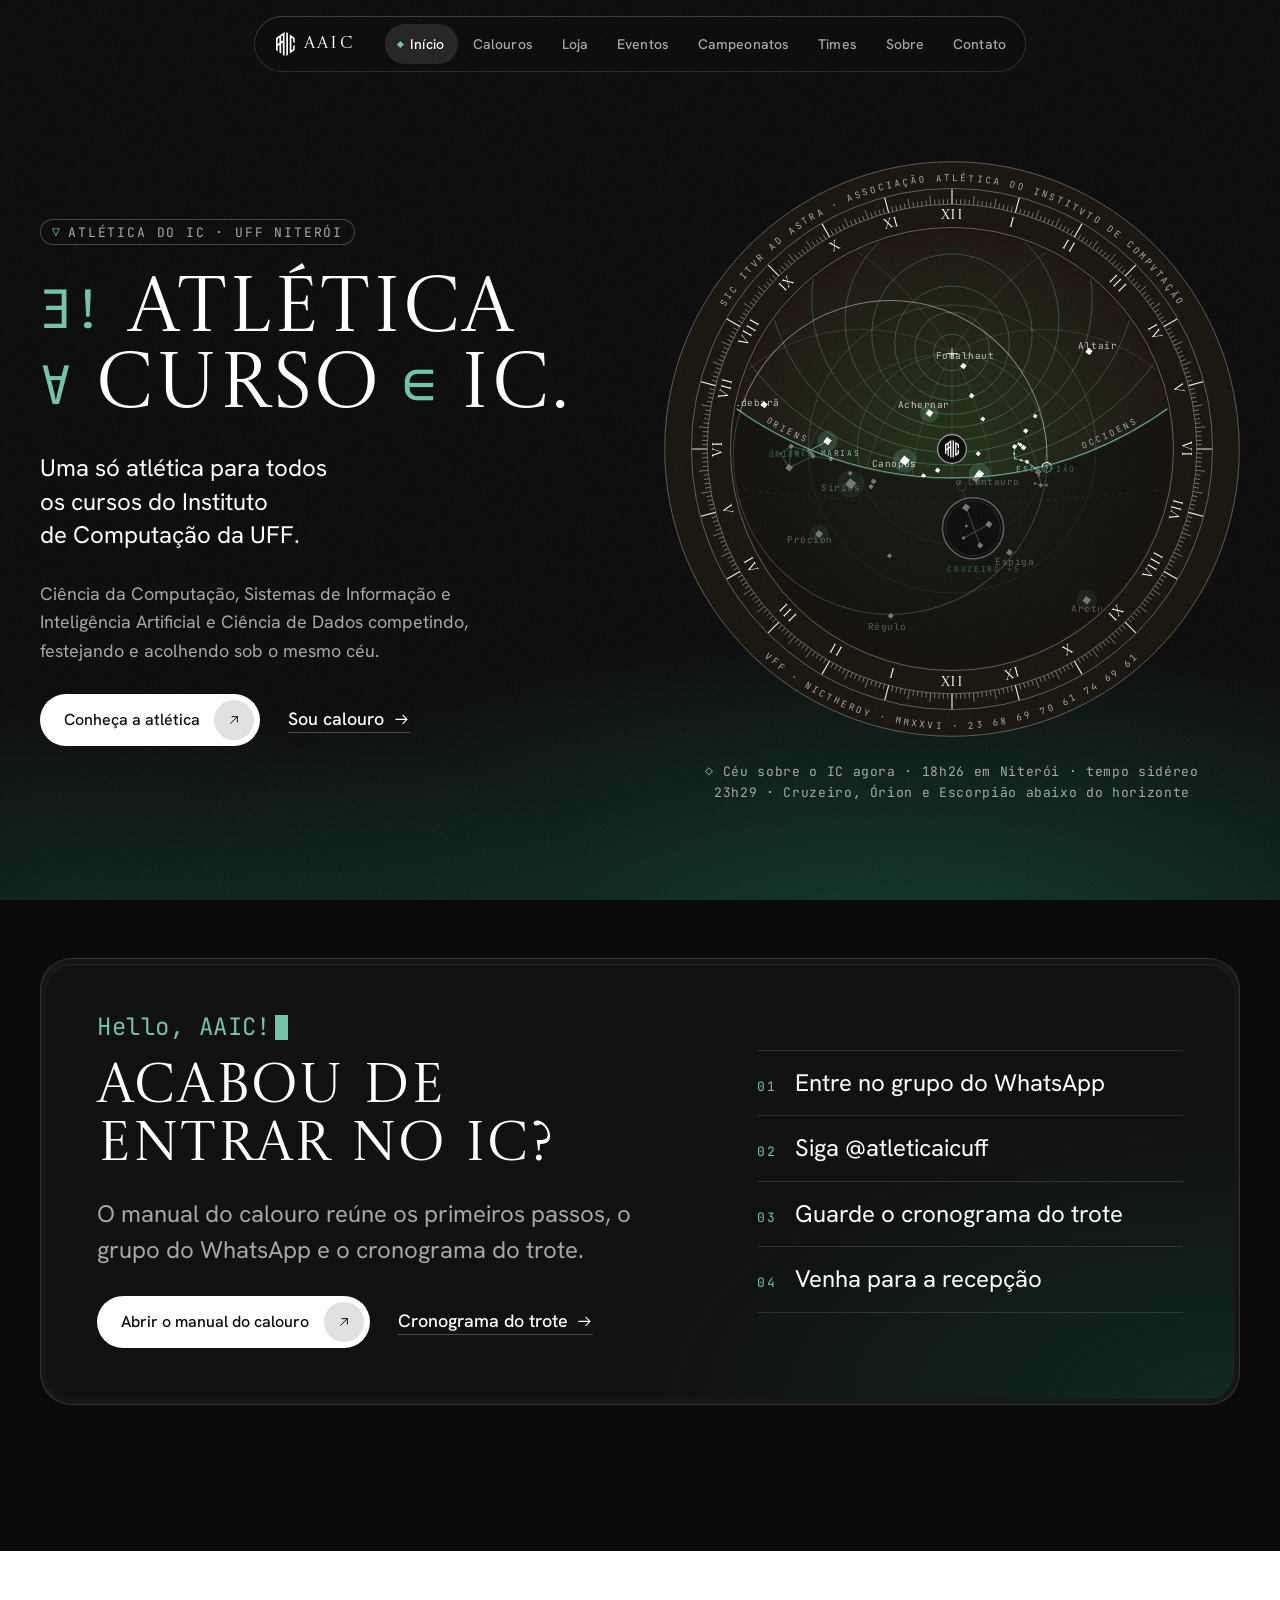
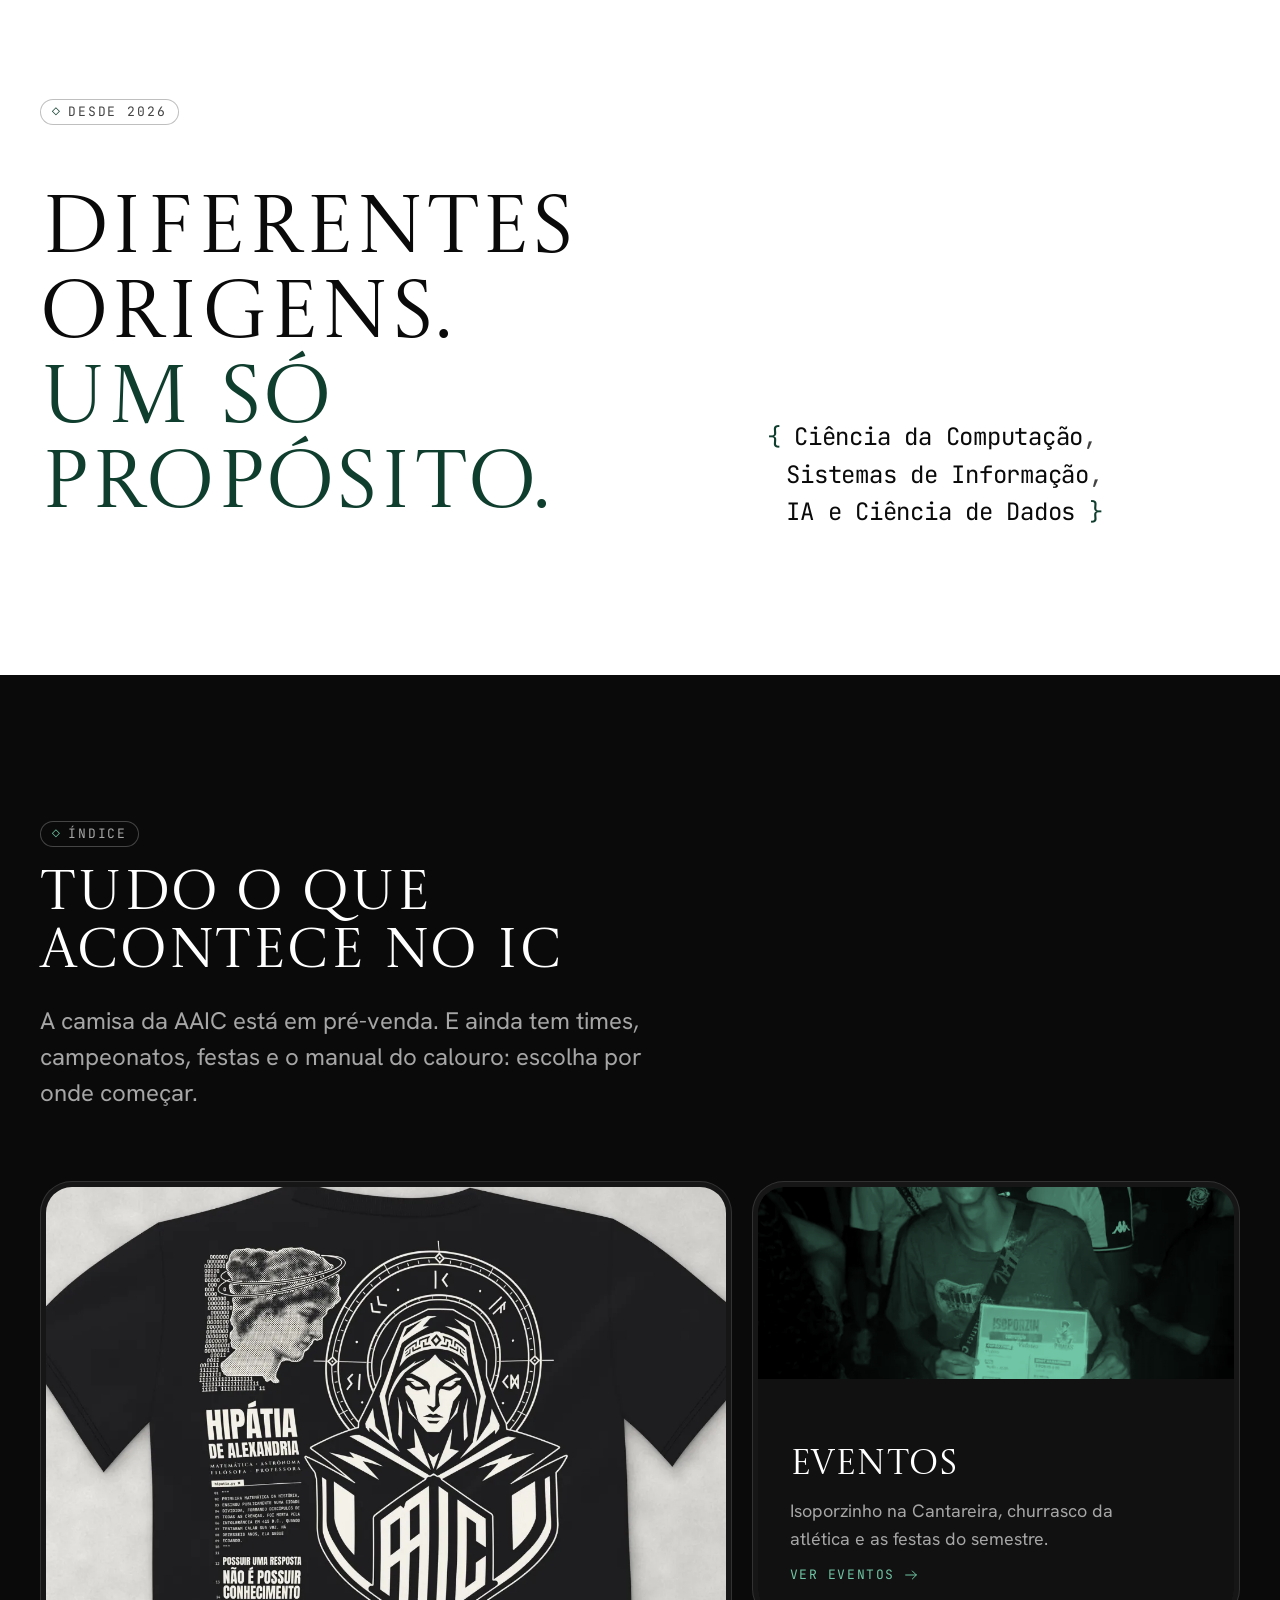
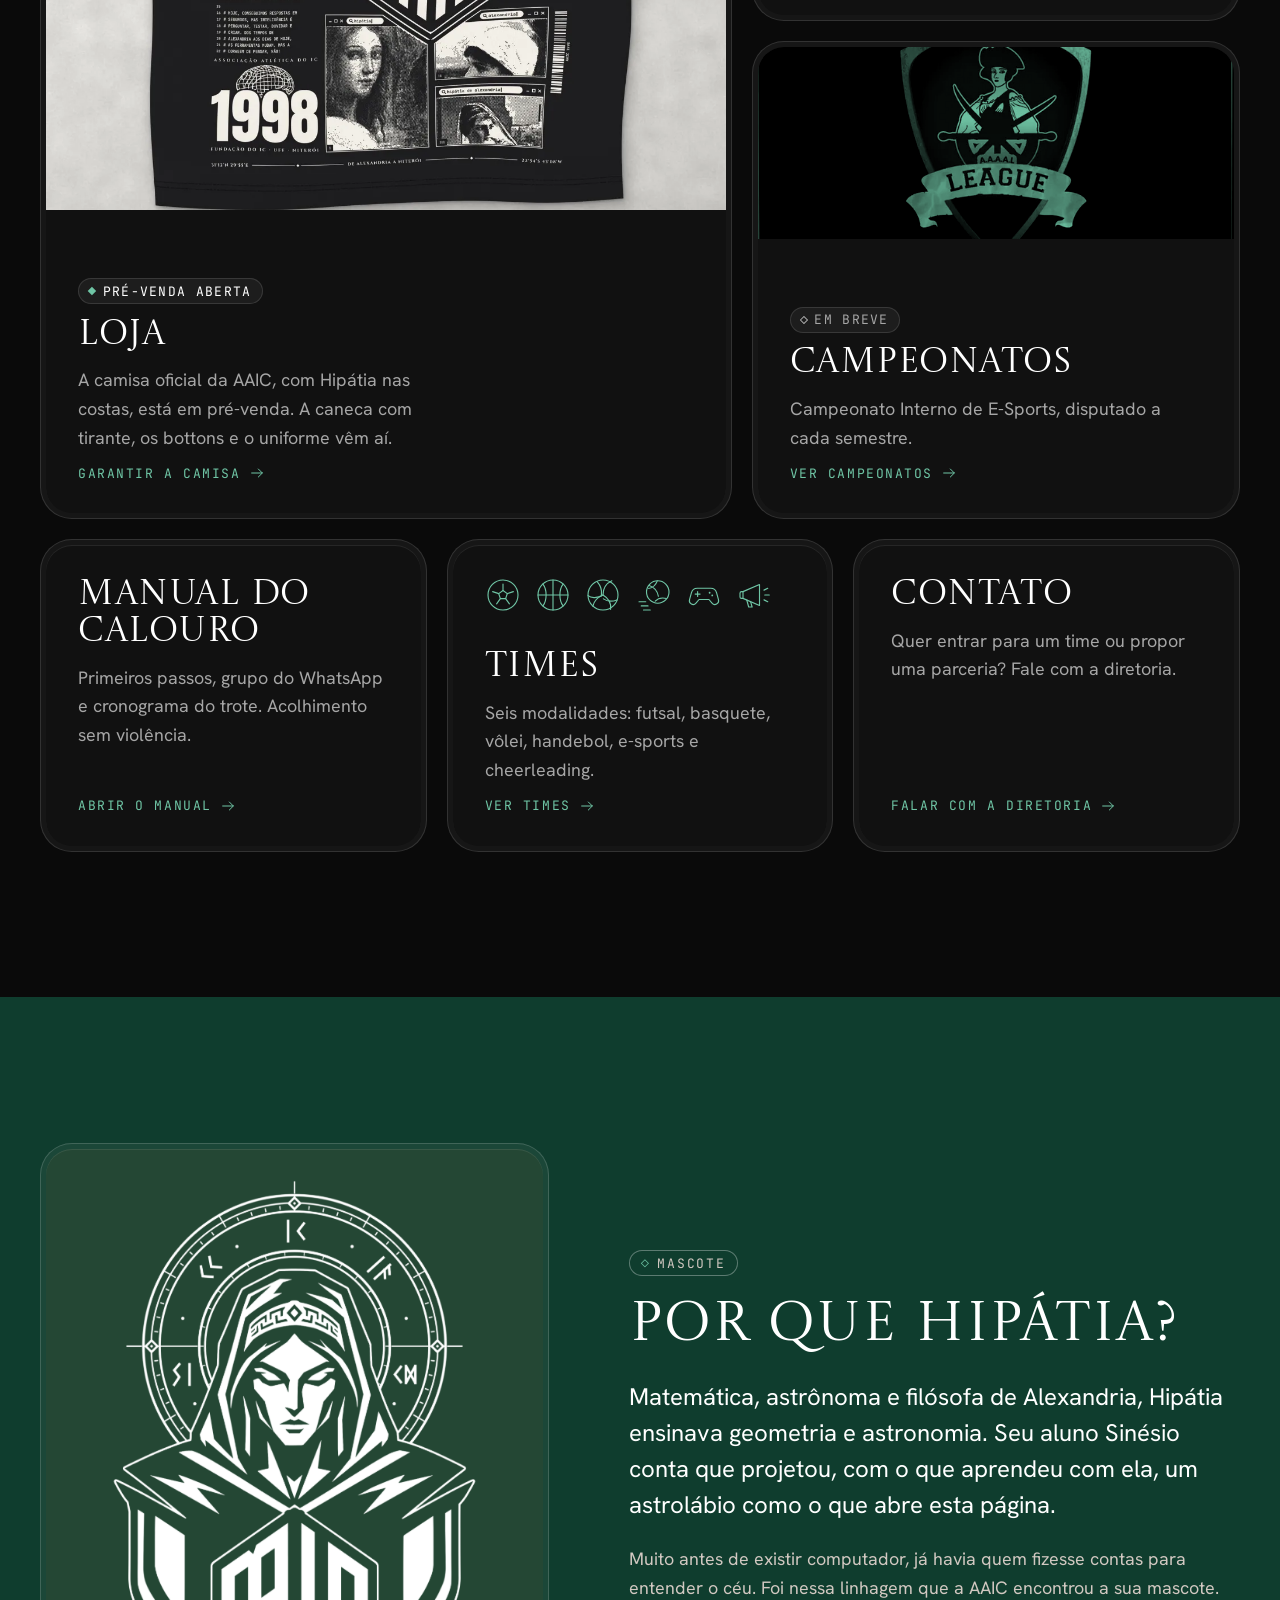
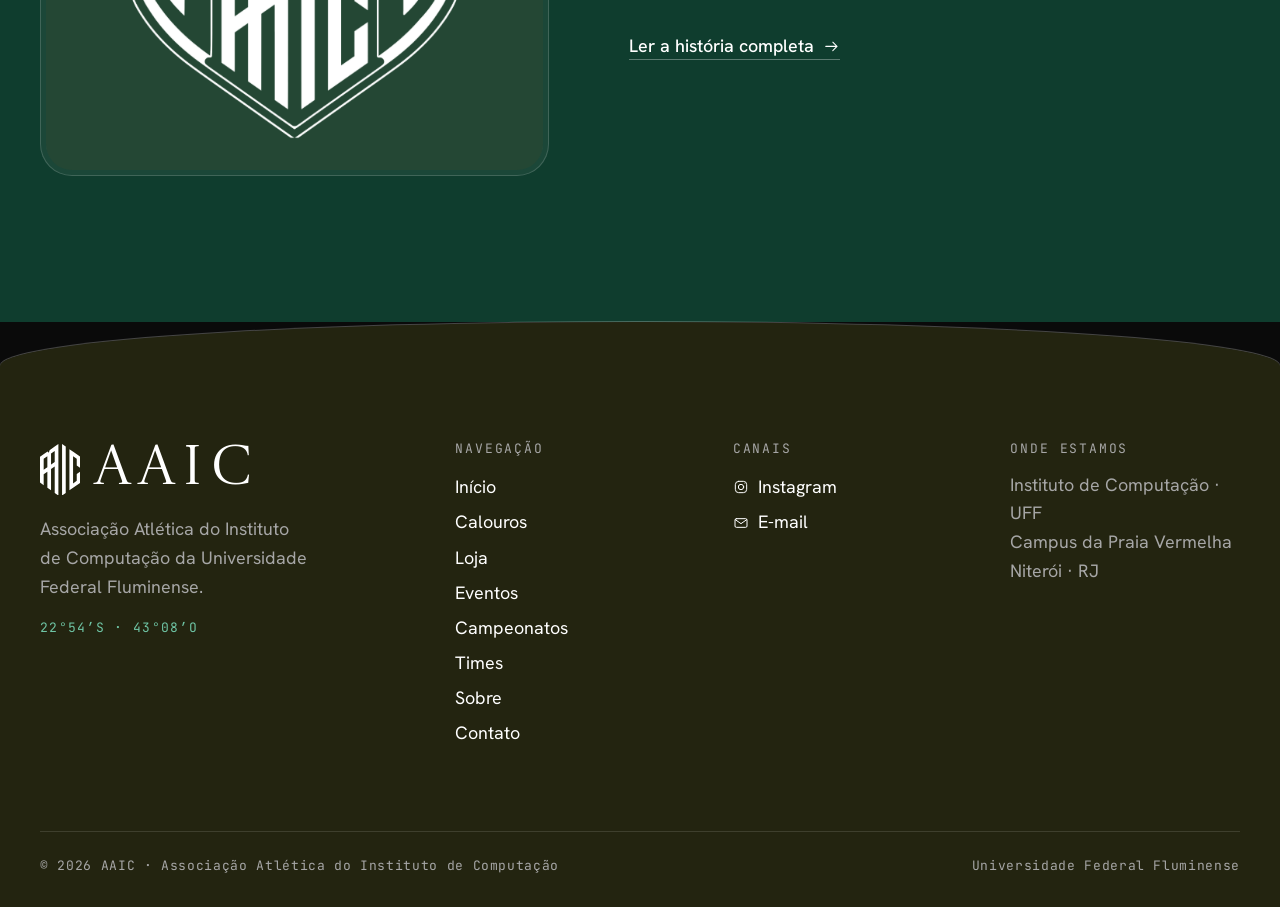
<file: index.html>
<!DOCTYPE html>
<html lang="pt-BR">
<head>
  <meta charset="utf-8">
  <meta name="viewport" content="width=device-width, initial-scale=1">
  <title>AAIC UFF · Atlética de Ciência da Computação, Sistemas de Informação e IA e Ciência de Dados</title>
  <meta name="description" content="Atlética do Instituto de Computação da UFF, em Niterói: manual do calouro, times, campeonatos, eventos, trotes solidários e loja de Ciência da Computação, Sistemas de Informação e IA e Ciência de Dados.">
  <link rel="canonical" href="https://aaic.com.br/">
  <meta property="og:type" content="website">
  <meta property="og:site_name" content="AAIC UFF">
  <meta property="og:locale" content="pt_BR">
  <meta property="og:title" content="AAIC UFF · Atlética de Ciência da Computação, Sistemas de Informação e IA e Ciência de Dados">
  <meta property="og:description" content="Atlética do Instituto de Computação da UFF, em Niterói: manual do calouro, times, campeonatos, eventos, trotes solidários e loja de Ciência da Computação, Sistemas de Informação e IA e Ciência de Dados.">
  <meta property="og:url" content="https://aaic.com.br/">
  <meta property="og:image" content="https://aaic.com.br/assets/img/og.jpg">
  <meta property="og:image:width" content="1200">
  <meta property="og:image:height" content="630">
  <meta property="og:image:alt" content="AAIC: Associação Atlética do Instituto de Computação da UFF, com Hipátia sobre o escudo com o monograma AAIC.">
  <meta name="twitter:card" content="summary_large_image">
  <meta name="theme-color" content="#0A0A0A">
  <link rel="icon" href="assets/favicon.png?v=20261022" type="image/png">
  <link rel="apple-touch-icon" href="assets/img/apple-touch-icon.png">
  <link rel="preload" href="assets/fonts/castoro-titling-latin.woff2" as="font" type="font/woff2" crossorigin>
  <link rel="preload" href="assets/fonts/hanken-grotesk-latin-var.woff2" as="font" type="font/woff2" crossorigin>
  <link rel="stylesheet" href="style.css?v=20261022">
  <script src="script.js?v=20261022" defer></script>
  <script src="astrolabio.js?v=20261022" defer></script>
  <script type="application/ld+json">
  {
    "@context": "https://schema.org",
    "@graph": [
      {
        "@type": "WebSite",
        "@id": "https://aaic.com.br/#site",
        "name": "AAIC UFF",
        "alternateName": "Atlética do Instituto de Computação da UFF",
        "url": "https://aaic.com.br/",
        "inLanguage": "pt-BR",
        "publisher": {
          "@id": "https://aaic.com.br/#org"
        }
      },
      {
        "@type": "SportsOrganization",
        "@id": "https://aaic.com.br/#org",
        "name": "Associação Atlética do Instituto de Computação da UFF",
        "alternateName": [
          "AAIC",
          "AAIC UFF",
          "Atlética do Instituto de Computação da UFF"
        ],
        "description": "Atlética do Instituto de Computação da UFF, em Niterói: manual do calouro, times, campeonatos, eventos, trotes solidários e loja de Ciência da Computação, Sistemas de Informação e IA e Ciência de Dados.",
        "url": "https://aaic.com.br/",
        "logo": "https://aaic.com.br/assets/favicon.png",
        "image": "https://aaic.com.br/assets/img/og.jpg",
        "email": "diretoria@aaic.com.br",
        "sameAs": [
          "https://www.instagram.com/atleticaicuff/"
        ],
        "address": {
          "@type": "PostalAddress",
          "streetAddress": "Instituto de Computação, Campus da Praia Vermelha",
          "addressLocality": "Niterói",
          "addressRegion": "RJ",
          "addressCountry": "BR"
        },
        "parentOrganization": {
          "@type": "CollegeOrUniversity",
          "name": "Universidade Federal Fluminense",
          "url": "https://www.uff.br"
        }
      }
    ]
  }
  </script>
</head>
<body class="page-inicio">
  <!-- chrome:nav -->
  <a class="skip-link" href="#conteudo">Pular para o conteúdo</a>
  <header class="site-nav" data-nav>
    <nav class="nav-island" aria-label="Principal">
      <a class="nav-brand" href="index.html">
        <svg class="nav-brand-mark" aria-hidden="true"><use href="assets/icons.svg?v=20261022#aaic-monograma"></use></svg>
        <span>AAIC</span>
        <span class="sr-only">— página inicial</span>
      </a>
      <button class="nav-toggle" type="button" aria-expanded="false" aria-controls="menu" aria-label="Menu" data-nav-toggle>
        <span class="nav-toggle-bar nav-toggle-bar--top" aria-hidden="true"></span>
        <span class="nav-toggle-bar nav-toggle-bar--bottom" aria-hidden="true"></span>
      </button>
      <div class="nav-panel" id="menu" data-nav-panel>
        <ul class="nav-links" role="list">
          <li class="nav-item"><a class="nav-link" href="index.html" aria-current="page">Início</a></li>
          <li class="nav-item"><a class="nav-link" href="trotes.html">Calouros</a></li>
          <li class="nav-item"><a class="nav-link" href="loja.html">Loja</a></li>
          <li class="nav-item"><a class="nav-link" href="eventos.html">Eventos</a></li>
          <li class="nav-item"><a class="nav-link" href="campeonatos.html">Campeonatos</a></li>
          <li class="nav-item"><a class="nav-link" href="times.html">Times</a></li>
          <li class="nav-item"><a class="nav-link" href="sobre.html">Sobre</a></li>
          <li class="nav-item"><a class="nav-link" href="contato.html">Contato</a></li>
        </ul>
        <div class="nav-panel-meta">
          <a class="nav-panel-link" href="https://www.instagram.com/atleticaicuff/" target="_blank" rel="noopener">@atleticaicuff<span class="sr-only"> (abre em nova aba)</span></a>
          <a class="nav-panel-link" href="mailto:diretoria@aaic.com.br">diretoria@aaic.com.br</a>
        </div>
      </div>
    </nav>
  </header>
  <!-- /chrome:nav -->

  <main id="conteudo" tabindex="-1">
    <section class="hero" aria-labelledby="hero-title">
      <div class="container hero-grid">
        <div class="hero-copy">
          <p class="label"><span class="label-mark" aria-hidden="true">▽</span> Atlética do IC · UFF Niterói</p>
          <!-- TODO(conteúdo): tese provisória em notação lógica. A ordem ∃! … ∀ é intencional:
               "existe uma única atlética para todo curso do IC" (∀ antes de ∃! diria "cada curso com a sua"). -->
          <h1 class="hero-title" id="hero-title">
            <span class="hero-formula" aria-hidden="true">
              <span class="hero-formula-line"><span class="op">∃!</span> ATLÉTICA</span>
              <span class="hero-formula-line"><span class="op">∀</span> CURSO <span class="op">∈</span> IC.</span>
            </span>
            <span class="hero-translation">Uma só atlética para todos os cursos do Instituto de Computação da UFF.</span>
          </h1>
          <p class="hero-lede">Ciência da Computação, Sistemas de Informação e Inteligência Artificial e Ciência de Dados competindo, festejando e acolhendo sob o mesmo céu.</p>
          <div class="hero-actions">
            <a class="btn" href="sobre.html">Conheça a atlética<span class="btn-icon" aria-hidden="true"><svg class="icon icon--sm" aria-hidden="true"><use href="assets/icons.svg?v=20261022#i-arrow-up-right"></use></svg></span></a>
            <a class="link-arrow" href="trotes.html">Sou calouro<svg class="icon" aria-hidden="true"><use href="assets/icons.svg?v=20261022#i-arrow-right"></use></svg></a>
          </div>
        </div>

        <!-- Astrolábio vivo: gerado por astrolabio.js com o céu real sobre o IC no momento do acesso.
             O monograma no eixo central vem da constante MONOGRAM de astrolabio.js.
             TODO(conteúdo): a inscrição do limbo vem de data-inscription; o trecho em hex decodifica "#hipatia". -->
        <figure class="astrolabe" data-astrolabe data-inscription="SIC ITVR AD ASTRA · ASSOCIAÇÃO ATLÉTICA DO INSTITVTO DE COMPVTAÇÃO · VFF · NICTHEROY · MMXXVI · 23 68 69 70 61 74 69 61">
          <div class="astro-disc" data-astro-disc>
            <noscript><img class="astro-fallback" src="assets/img/astrolabio.svg" alt="" width="640" height="640"></noscript>
          </div>
          <figcaption class="astro-caption"><span class="astro-caption-mark" aria-hidden="true">◇</span> <span data-astro-readout>Céu sobre o IC · 22°54′S 43°08′O</span></figcaption>
        </figure>
      </div>
    </section>

    <section class="section calouro-band" aria-labelledby="calouro-title">
      <div class="container">
        <div class="card" data-reveal>
          <div class="card-core calouro-band-core">
            <div class="calouro-band-copy">
              <p class="calouro-hello" aria-hidden="true">Hello, AAIC!</p>
              <h2 class="section-title" id="calouro-title">Acabou de entrar no IC?</h2>
              <p class="section-lede">O manual do calouro reúne os primeiros passos, o grupo do WhatsApp e o cronograma do trote.</p>
              <div class="calouro-actions">
                <a class="btn" href="trotes.html">Abrir o manual do calouro<span class="btn-icon" aria-hidden="true"><svg class="icon icon--sm" aria-hidden="true"><use href="assets/icons.svg?v=20261022#i-arrow-up-right"></use></svg></span></a>
                <a class="link-arrow" href="trotes.html#cronograma">Cronograma do trote<svg class="icon" aria-hidden="true"><use href="assets/icons.svg?v=20261022#i-arrow-right"></use></svg></a>
              </div>
            </div>
            <ol class="calouro-band-steps" role="list" aria-label="Primeiros passos do calouro">
              <li class="calouro-band-step"><span class="calouro-band-index" aria-hidden="true">01</span>Entre no grupo do WhatsApp</li>
              <li class="calouro-band-step"><span class="calouro-band-index" aria-hidden="true">02</span>Siga @atleticaicuff</li>
              <li class="calouro-band-step"><span class="calouro-band-index" aria-hidden="true">03</span>Guarde o cronograma do trote</li>
              <li class="calouro-band-step"><span class="calouro-band-index" aria-hidden="true">04</span>Venha para a recepção</li>
            </ol>
          </div>
        </div>
      </div>
    </section>

    <section class="section section--light" aria-labelledby="manifesto-title">
      <div class="container manifesto-grid">
        <div class="manifesto-head">
          <p class="label"><span class="label-mark" aria-hidden="true">◇</span> Desde 2026</p>
        </div>
        <h2 class="manifesto-title" id="manifesto-title">Diferentes origens. <span class="manifesto-title-line">Um só propósito.</span></h2>
        <ul class="course-set" role="list" aria-label="Os três cursos da AAIC">
          <li class="course-set-item">Ciência da Computação</li>
          <li class="course-set-item">Sistemas de Informação</li>
          <li class="course-set-item">IA e Ciência de Dados</li>
        </ul>
      </div>
    </section>

    <section class="section" aria-labelledby="indice-title">
      <div class="container">
        <div class="section-head">
          <p class="label"><span class="label-mark" aria-hidden="true">◇</span> Índice</p>
          <h2 class="section-title" id="indice-title">Tudo o que acontece no IC</h2>
          <!-- gerado:indice-abertura · edite dados/loja.json e rode python3 ferramentas/gerar_conteudo.py -->
          <p class="section-lede">A camisa da AAIC está em pré-venda. E ainda tem times, campeonatos, festas e o manual do calouro: escolha por onde começar.</p>
          <!-- /gerado:indice-abertura -->
        </div>

        <div class="index-grid">
          <!-- gerado:indice-loja · edite dados/loja.json e rode python3 ferramentas/gerar_conteudo.py -->
          <div class="index-item index-item--store" data-reveal>
            <a class="card index-card" href="loja.html">
              <div class="card-core index-card-core index-card-core--media">
                <div class="index-card-media">
                  <img class="index-card-img" src="assets/img/camisa-aaic-1200.webp" srcset="assets/img/camisa-aaic-640.webp 640w, assets/img/camisa-aaic-1200.webp 1200w" sizes="(min-width: 64rem) 56vw, 100vw" width="1200" height="1200" alt="" loading="lazy" decoding="async">
                </div>
                <div class="index-card-body">
                  <span class="chip chip--live">Pré-venda aberta</span>
                  <h3 class="index-card-title">Loja</h3>
                  <p class="index-card-text">A camisa oficial da AAIC, com Hipátia nas costas, está em pré-venda. A caneca com tirante, os bottons e o uniforme vêm aí.</p>
                  <span class="index-card-cta">Garantir a camisa<svg class="icon" aria-hidden="true"><use href="assets/icons.svg?v=20261022#i-arrow-right"></use></svg></span>
                </div>
              </div>
            </a>
          </div>
          <!-- /gerado:indice-loja -->

          <div class="index-item index-item--events" data-reveal>
            <a class="card index-card" href="eventos.html">
              <div class="card-core index-card-core index-card-core--media">
                <div class="index-card-media duotone">
                  <img class="index-card-img duotone-img" src="assets/img/isoporzinho-640.webp" srcset="assets/img/isoporzinho-640.webp 640w, assets/img/isoporzinho-1200.webp 1200w" sizes="(min-width: 64rem) 40vw, 100vw" width="1200" height="1200" alt="" loading="lazy" decoding="async">
                </div>
                <div class="index-card-body">
                  <h3 class="index-card-title">Eventos</h3>
                  <p class="index-card-text">Isoporzinho na Cantareira, churrasco da atlética e as festas do semestre.</p>
                  <span class="index-card-cta">Ver eventos<svg class="icon" aria-hidden="true"><use href="assets/icons.svg?v=20261022#i-arrow-right"></use></svg></span>
                </div>
              </div>
            </a>
          </div>

          <!-- gerado:indice-campeonatos · edite dados/campeonatos.json e rode python3 ferramentas/gerar_conteudo.py -->
          <div class="index-item index-item--champ" data-reveal>
            <a class="card index-card" href="campeonatos.html">
              <div class="card-core index-card-core index-card-core--media">
                <div class="index-card-media duotone">
                  <img class="index-card-img duotone-img" src="assets/img/lleague-1200.webp" srcset="assets/img/lleague-640.webp 640w, assets/img/lleague-1200.webp 1080w" sizes="(min-width: 64rem) 40vw, 100vw" width="1080" height="1080" alt="" loading="lazy" decoding="async">
                </div>
                <div class="index-card-body">
                  <span class="chip">Em breve</span>
                  <h3 class="index-card-title">Campeonatos</h3>
                  <p class="index-card-text">Campeonato Interno de E-Sports, disputado a cada semestre.</p>
                  <span class="index-card-cta">Ver campeonatos<svg class="icon" aria-hidden="true"><use href="assets/icons.svg?v=20261022#i-arrow-right"></use></svg></span>
                </div>
              </div>
            </a>
          </div>
          <!-- /gerado:indice-campeonatos -->

          <div class="index-item index-item--trotes" data-reveal>
            <a class="card index-card" href="trotes.html">
              <div class="card-core index-card-core">
                <div class="index-card-body">
                  <h3 class="index-card-title">Manual do calouro</h3>
                  <p class="index-card-text">Primeiros passos, grupo do WhatsApp e cronograma do trote. Acolhimento sem violência.</p>
                </div>
                <span class="index-card-cta">Abrir o manual<svg class="icon" aria-hidden="true"><use href="assets/icons.svg?v=20261022#i-arrow-right"></use></svg></span>
              </div>
            </a>
          </div>

          <!-- gerado:indice-times · edite dados/times.json e rode python3 ferramentas/gerar_conteudo.py -->
          <div class="index-item index-item--teams" data-reveal>
            <a class="card index-card" href="times.html">
              <div class="card-core index-card-core">
                <div class="index-picto" aria-hidden="true">
                  <svg class="icon"><use href="assets/icons.svg?v=20261022#p-futsal"></use></svg>
                  <svg class="icon"><use href="assets/icons.svg?v=20261022#p-basquete"></use></svg>
                  <svg class="icon"><use href="assets/icons.svg?v=20261022#p-volei"></use></svg>
                  <svg class="icon"><use href="assets/icons.svg?v=20261022#p-handebol"></use></svg>
                  <svg class="icon"><use href="assets/icons.svg?v=20261022#p-esports"></use></svg>
                  <svg class="icon"><use href="assets/icons.svg?v=20261022#p-cheer"></use></svg>
                </div>
                <div class="index-card-body">
                  <h3 class="index-card-title">Times</h3>
                  <p class="index-card-text">Seis modalidades: futsal, basquete, vôlei, handebol, e-sports e cheerleading.</p>
                  <span class="index-card-cta">Ver times<svg class="icon" aria-hidden="true"><use href="assets/icons.svg?v=20261022#i-arrow-right"></use></svg></span>
                </div>
              </div>
            </a>
          </div>
          <!-- /gerado:indice-times -->

          <div class="index-item index-item--contact" data-reveal>
            <a class="card index-card" href="contato.html">
              <div class="card-core index-card-core">
                <div class="index-card-body">
                  <h3 class="index-card-title">Contato</h3>
                  <p class="index-card-text">Quer entrar para um time ou propor uma parceria? Fale com a diretoria.</p>
                </div>
                <span class="index-card-cta">Falar com a diretoria<svg class="icon" aria-hidden="true"><use href="assets/icons.svg?v=20261022#i-arrow-right"></use></svg></span>
              </div>
            </a>
          </div>
        </div>
      </div>
    </section>

    <section class="section section--green hipatia-teaser" id="hipatia" aria-labelledby="hipatia-title">
      <div class="container hipatia-grid">
        <figure class="card hipatia-figure" data-reveal>
          <div class="card-core">
            <img class="hipatia-img" src="assets/img/hipatia-circulo-1200.webp" srcset="assets/img/hipatia-circulo-640.webp 640w, assets/img/hipatia-circulo-1200.webp 1200w" sizes="(min-width: 64rem) 33rem, 100vw" width="1200" height="1500" alt="Hipátia, mascote da AAIC: encapuzada e de olhos fechados, sobre o escudo com o monograma AAIC e diante do círculo rúnico." loading="lazy" decoding="async">
          </div>
        </figure>
        <div class="hipatia-copy">
          <p class="label"><span class="label-mark" aria-hidden="true">◇</span> Mascote</p>
          <h2 class="section-title" id="hipatia-title">Por que Hipátia?</h2>
          <!-- TODO(conteúdo): texto provisório; revisar com a diretoria. -->
          <p class="hipatia-text hipatia-text--lead">Matemática, astrônoma e filósofa de Alexandria, Hipátia ensinava geometria e astronomia. Seu aluno Sinésio conta que projetou, com o que aprendeu com ela, um astrolábio como o que abre esta página.</p>
          <p class="hipatia-text">Muito antes de existir computador, já havia quem fizesse contas para entender o céu. Foi nessa linhagem que a AAIC encontrou a sua mascote.</p>
          <a class="link-arrow" href="sobre.html#hipatia">Ler a história completa<svg class="icon" aria-hidden="true"><use href="assets/icons.svg?v=20261022#i-arrow-right"></use></svg></a>
          <!-- Easter egg: só aparece em aaic.com.br/#hipatia (o hex do limbo do astrolábio).
               TODO(conteúdo): definir se há recompensa para quem chegar aqui. -->
          <p class="egg">∴ Você decifrou a inscrição do astrolábio. Hipátia aprovaria.</p>
        </div>
      </div>
    </section>
  </main>

  <!-- chrome:footer -->
  <footer class="site-footer">
    <div class="container">
      <div class="footer-grid">
        <div class="footer-brand">
          <a class="footer-wordmark" href="index.html"><svg class="footer-wordmark-mark" aria-hidden="true"><use href="assets/icons.svg?v=20261022#aaic-monograma"></use></svg>AAIC</a>
          <p class="footer-tagline">Associação Atlética do Instituto de Computação da Universidade Federal Fluminense.</p>
          <p class="footer-coords">22°54′S · 43°08′O</p>
        </div>
        <nav aria-label="Rodapé">
          <h2 class="footer-title">Navegação</h2>
          <ul class="footer-links" role="list">
            <li><a class="footer-link" href="index.html">Início</a></li>
            <li><a class="footer-link" href="trotes.html">Calouros</a></li>
            <li><a class="footer-link" href="loja.html">Loja</a></li>
            <li><a class="footer-link" href="eventos.html">Eventos</a></li>
            <li><a class="footer-link" href="campeonatos.html">Campeonatos</a></li>
            <li><a class="footer-link" href="times.html">Times</a></li>
            <li><a class="footer-link" href="sobre.html">Sobre</a></li>
            <li><a class="footer-link" href="contato.html">Contato</a></li>
          </ul>
        </nav>
        <div>
          <h2 class="footer-title">Canais</h2>
          <ul class="footer-links" role="list">
            <li><a class="footer-link" href="https://www.instagram.com/atleticaicuff/" target="_blank" rel="noopener"><svg class="icon icon--sm" aria-hidden="true"><use href="assets/icons.svg?v=20261022#i-instagram"></use></svg>Instagram<span class="sr-only"> (abre em nova aba)</span></a></li>
            <li><a class="footer-link" href="mailto:diretoria@aaic.com.br"><svg class="icon icon--sm" aria-hidden="true"><use href="assets/icons.svg?v=20261022#i-mail"></use></svg>E-mail</a></li>
            <!-- TODO(conteúdo): incluir Discord (convite), LinkedIn e outras redes quando houver links oficiais. -->
          </ul>
        </div>
        <div>
          <h2 class="footer-title">Onde estamos</h2>
          <address class="footer-text">Instituto de Computação · UFF<br>Campus da Praia Vermelha<br>Niterói · RJ</address>
        </div>
      </div>
      <div class="footer-bottom">
        <p>© <span data-year>2026</span> AAIC · Associação Atlética do Instituto de Computação</p>
        <p>Universidade Federal Fluminense</p>
      </div>
    </div>
  </footer>
  <!-- /chrome:footer -->
</body>
</html>
</file>
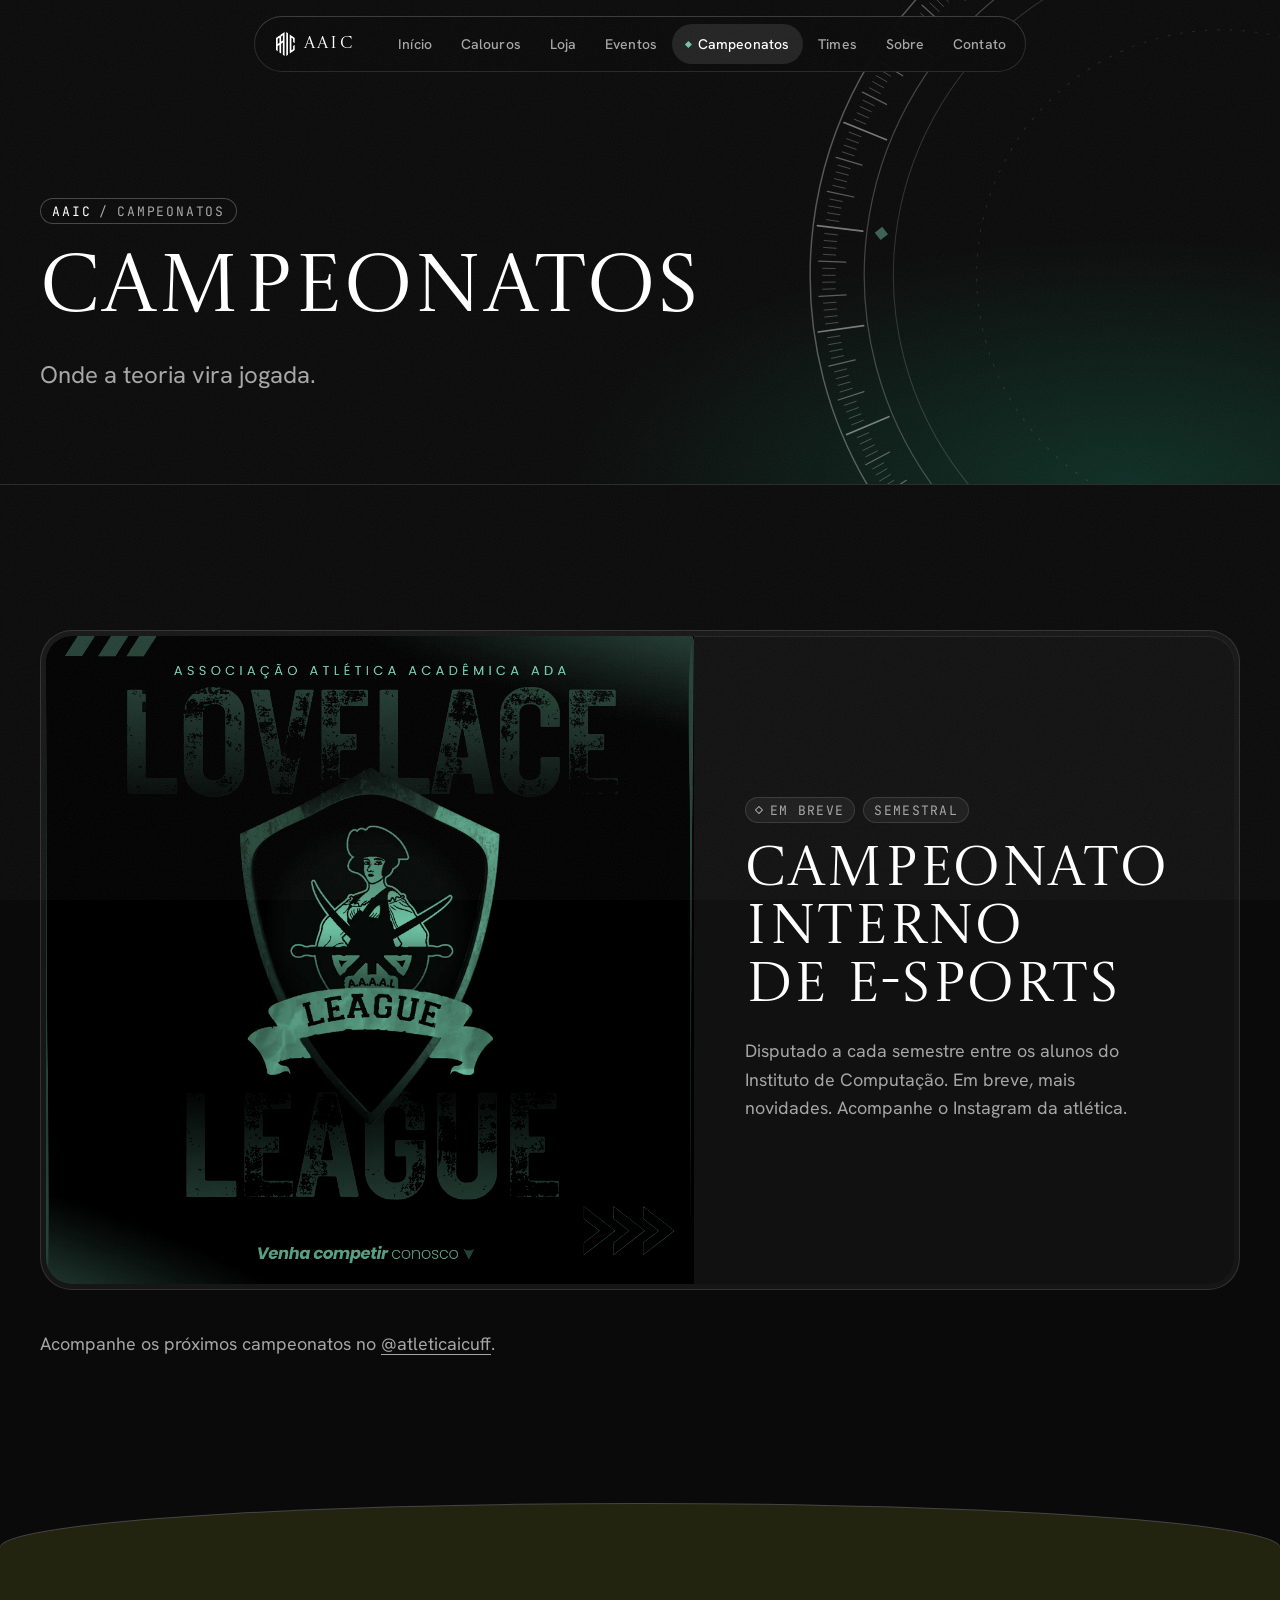
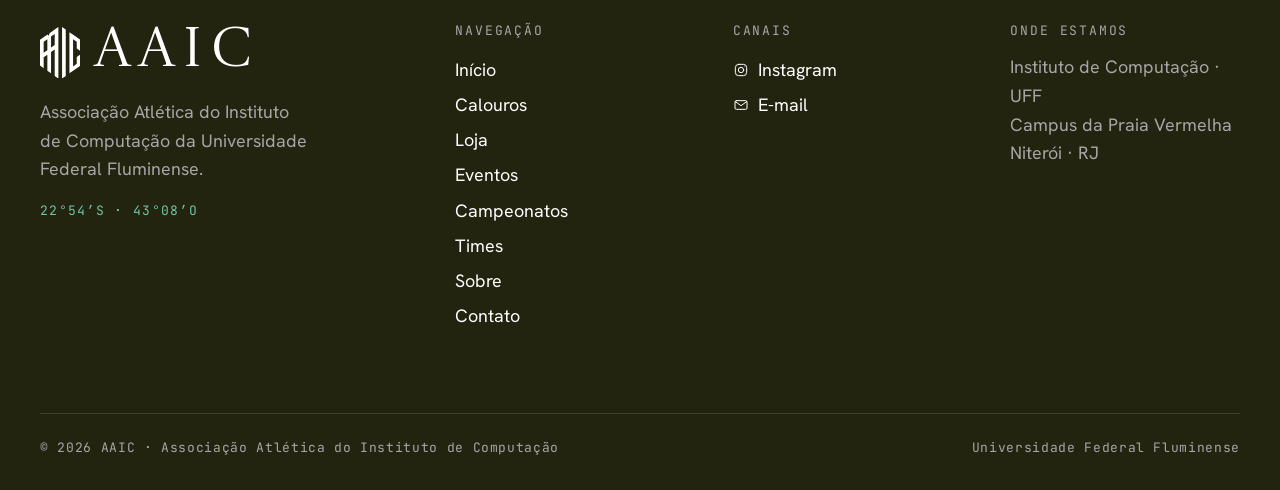
<file: campeonatos.html>
<!DOCTYPE html>
<html lang="pt-BR">
<head>
  <meta charset="utf-8">
  <meta name="viewport" content="width=device-width, initial-scale=1">
  <title>Campeonatos · AAIC UFF</title>
  <meta name="description" content="Campeonatos da AAIC UFF, com o Campeonato Interno de E-Sports em breve.">
  <link rel="canonical" href="https://aaic.com.br/campeonatos.html">
  <meta property="og:type" content="website">
  <meta property="og:site_name" content="AAIC UFF">
  <meta property="og:locale" content="pt_BR">
  <meta property="og:title" content="Campeonatos · AAIC UFF">
  <meta property="og:description" content="Campeonatos da AAIC UFF, com o Campeonato Interno de E-Sports em breve.">
  <meta property="og:url" content="https://aaic.com.br/campeonatos.html">
  <meta property="og:image" content="https://aaic.com.br/assets/img/og.jpg">
  <meta property="og:image:width" content="1200">
  <meta property="og:image:height" content="630">
  <meta property="og:image:alt" content="AAIC: Associação Atlética do Instituto de Computação da UFF, com Hipátia sobre o escudo com o monograma AAIC.">
  <meta name="twitter:card" content="summary_large_image">
  <meta name="theme-color" content="#0A0A0A">
  <link rel="icon" href="assets/favicon.png?v=20261022" type="image/png">
  <link rel="apple-touch-icon" href="assets/img/apple-touch-icon.png">
  <link rel="preload" href="assets/fonts/castoro-titling-latin.woff2" as="font" type="font/woff2" crossorigin>
  <link rel="preload" href="assets/fonts/hanken-grotesk-latin-var.woff2" as="font" type="font/woff2" crossorigin>
  <link rel="stylesheet" href="style.css?v=20261022">
  <script src="script.js?v=20261022" defer></script>
  <script type="application/ld+json">
  {
    "@context": "https://schema.org",
    "@type": "BreadcrumbList",
    "itemListElement": [
      {
        "@type": "ListItem",
        "position": 1,
        "name": "AAIC",
        "item": "https://aaic.com.br/"
      },
      {
        "@type": "ListItem",
        "position": 2,
        "name": "Campeonatos",
        "item": "https://aaic.com.br/campeonatos.html"
      }
    ]
  }
  </script>
</head>
<body class="page-campeonatos">
  <!-- chrome:nav -->
  <a class="skip-link" href="#conteudo">Pular para o conteúdo</a>
  <header class="site-nav" data-nav>
    <nav class="nav-island" aria-label="Principal">
      <a class="nav-brand" href="index.html">
        <svg class="nav-brand-mark" aria-hidden="true"><use href="assets/icons.svg?v=20261022#aaic-monograma"></use></svg>
        <span>AAIC</span>
        <span class="sr-only">— página inicial</span>
      </a>
      <button class="nav-toggle" type="button" aria-expanded="false" aria-controls="menu" aria-label="Menu" data-nav-toggle>
        <span class="nav-toggle-bar nav-toggle-bar--top" aria-hidden="true"></span>
        <span class="nav-toggle-bar nav-toggle-bar--bottom" aria-hidden="true"></span>
      </button>
      <div class="nav-panel" id="menu" data-nav-panel>
        <ul class="nav-links" role="list">
          <li class="nav-item"><a class="nav-link" href="index.html">Início</a></li>
          <li class="nav-item"><a class="nav-link" href="trotes.html">Calouros</a></li>
          <li class="nav-item"><a class="nav-link" href="loja.html">Loja</a></li>
          <li class="nav-item"><a class="nav-link" href="eventos.html">Eventos</a></li>
          <li class="nav-item"><a class="nav-link" href="campeonatos.html" aria-current="page">Campeonatos</a></li>
          <li class="nav-item"><a class="nav-link" href="times.html">Times</a></li>
          <li class="nav-item"><a class="nav-link" href="sobre.html">Sobre</a></li>
          <li class="nav-item"><a class="nav-link" href="contato.html">Contato</a></li>
        </ul>
        <div class="nav-panel-meta">
          <a class="nav-panel-link" href="https://www.instagram.com/atleticaicuff/" target="_blank" rel="noopener">@atleticaicuff<span class="sr-only"> (abre em nova aba)</span></a>
          <a class="nav-panel-link" href="mailto:diretoria@aaic.com.br">diretoria@aaic.com.br</a>
        </div>
      </div>
    </nav>
  </header>
  <!-- /chrome:nav -->

  <main id="conteudo" tabindex="-1">
    <header class="page-header">
      <div class="container page-header-inner">
        <p class="label"><a class="label-link" href="index.html">AAIC</a> <span aria-hidden="true">/</span> Campeonatos</p>
        <h1 class="page-title">Campeonatos</h1>
        <p class="page-lede">Onde a teoria vira jogada.</p>
      </div>
    </header>
    <!-- TODO(conteúdo): subtítulo provisório (substituiu "Onde a Hidra mostra o seu veneno"). -->

    <section class="section" aria-labelledby="destaque-title">
      <div class="container">
        <!-- gerado:campeonatos · edite dados/campeonatos.json e rode python3 ferramentas/gerar_conteudo.py -->
        <article class="card champ-card" data-reveal>
          <div class="card-core champ-card-core">
            <div class="champ-card-media duotone">
              <!-- TODO(identidade): arte da Lovelace League com a identidade antiga (roxa), exibida em duotone até existir arte nova. -->
              <img class="champ-card-img duotone-img" src="assets/img/lleague-1200.webp" srcset="assets/img/lleague-640.webp 640w, assets/img/lleague-1200.webp 1080w" sizes="(min-width: 64rem) 55vw, 100vw" width="1080" height="1080" fetchpriority="high" alt="Arte de divulgação da Lovelace League, com o convite: venha competir conosco." decoding="async">
            </div>
            <div class="champ-card-body">
              <div class="champ-card-chips">
                <span class="chip">Em breve</span>
                <span class="chip chip--plain">Semestral</span>
              </div>
              <h2 class="champ-card-title" id="destaque-title">Campeonato Interno de E-Sports</h2>
              <p class="champ-card-text">Disputado a cada semestre entre os alunos do Instituto de Computação. Em breve, mais novidades. Acompanhe o Instagram da atlética.</p>
            </div>
          </div>
        </article>
        <!-- /gerado:campeonatos -->

        <p class="champ-note">Acompanhe os próximos campeonatos no <a href="https://www.instagram.com/atleticaicuff/" target="_blank" rel="noopener">@atleticaicuff<span class="sr-only"> (abre em nova aba)</span></a>.</p>
      </div>
    </section>
  </main>

  <!-- chrome:footer -->
  <footer class="site-footer">
    <div class="container">
      <div class="footer-grid">
        <div class="footer-brand">
          <a class="footer-wordmark" href="index.html"><svg class="footer-wordmark-mark" aria-hidden="true"><use href="assets/icons.svg?v=20261022#aaic-monograma"></use></svg>AAIC</a>
          <p class="footer-tagline">Associação Atlética do Instituto de Computação da Universidade Federal Fluminense.</p>
          <p class="footer-coords">22°54′S · 43°08′O</p>
        </div>
        <nav aria-label="Rodapé">
          <h2 class="footer-title">Navegação</h2>
          <ul class="footer-links" role="list">
            <li><a class="footer-link" href="index.html">Início</a></li>
            <li><a class="footer-link" href="trotes.html">Calouros</a></li>
            <li><a class="footer-link" href="loja.html">Loja</a></li>
            <li><a class="footer-link" href="eventos.html">Eventos</a></li>
            <li><a class="footer-link" href="campeonatos.html">Campeonatos</a></li>
            <li><a class="footer-link" href="times.html">Times</a></li>
            <li><a class="footer-link" href="sobre.html">Sobre</a></li>
            <li><a class="footer-link" href="contato.html">Contato</a></li>
          </ul>
        </nav>
        <div>
          <h2 class="footer-title">Canais</h2>
          <ul class="footer-links" role="list">
            <li><a class="footer-link" href="https://www.instagram.com/atleticaicuff/" target="_blank" rel="noopener"><svg class="icon icon--sm" aria-hidden="true"><use href="assets/icons.svg?v=20261022#i-instagram"></use></svg>Instagram<span class="sr-only"> (abre em nova aba)</span></a></li>
            <li><a class="footer-link" href="mailto:diretoria@aaic.com.br"><svg class="icon icon--sm" aria-hidden="true"><use href="assets/icons.svg?v=20261022#i-mail"></use></svg>E-mail</a></li>
            <!-- TODO(conteúdo): incluir Discord (convite), LinkedIn e outras redes quando houver links oficiais. -->
          </ul>
        </div>
        <div>
          <h2 class="footer-title">Onde estamos</h2>
          <address class="footer-text">Instituto de Computação · UFF<br>Campus da Praia Vermelha<br>Niterói · RJ</address>
        </div>
      </div>
      <div class="footer-bottom">
        <p>© <span data-year>2026</span> AAIC · Associação Atlética do Instituto de Computação</p>
        <p>Universidade Federal Fluminense</p>
      </div>
    </div>
  </footer>
  <!-- /chrome:footer -->
</body>
</html>
</file>
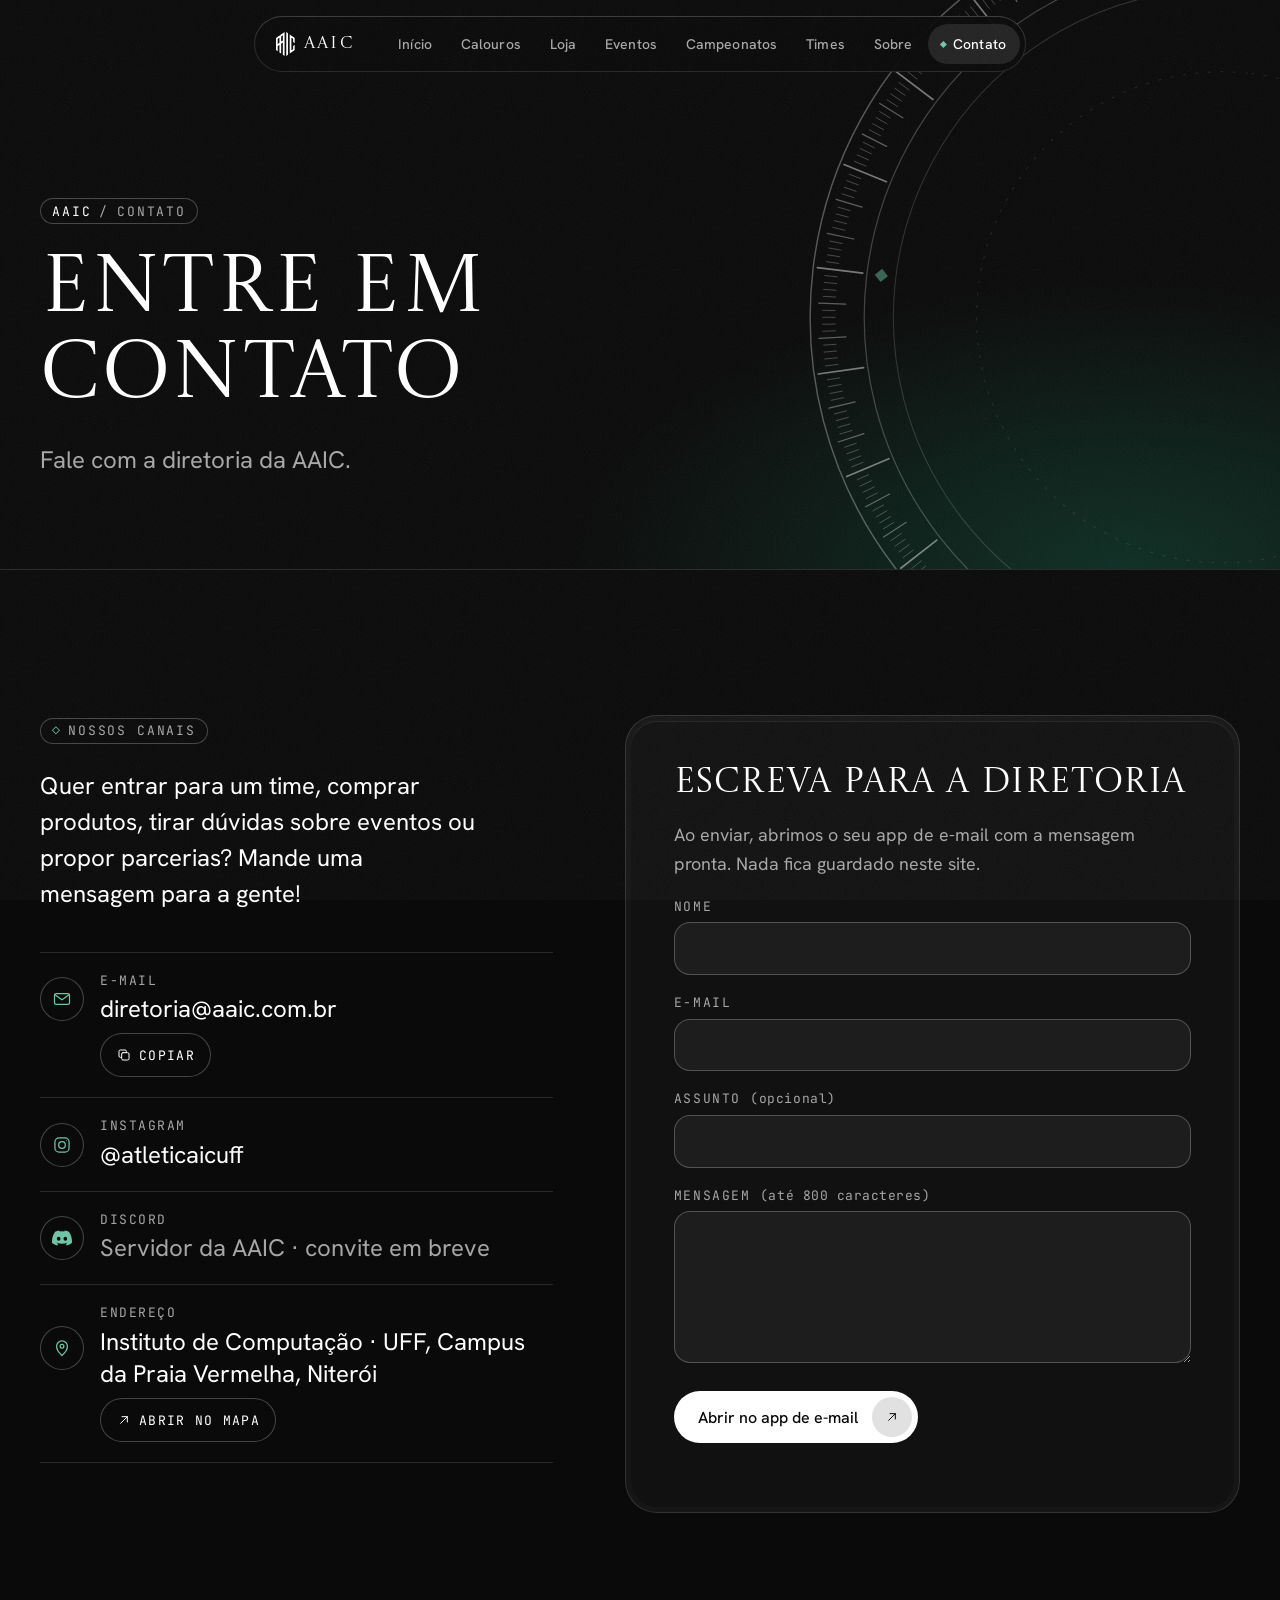
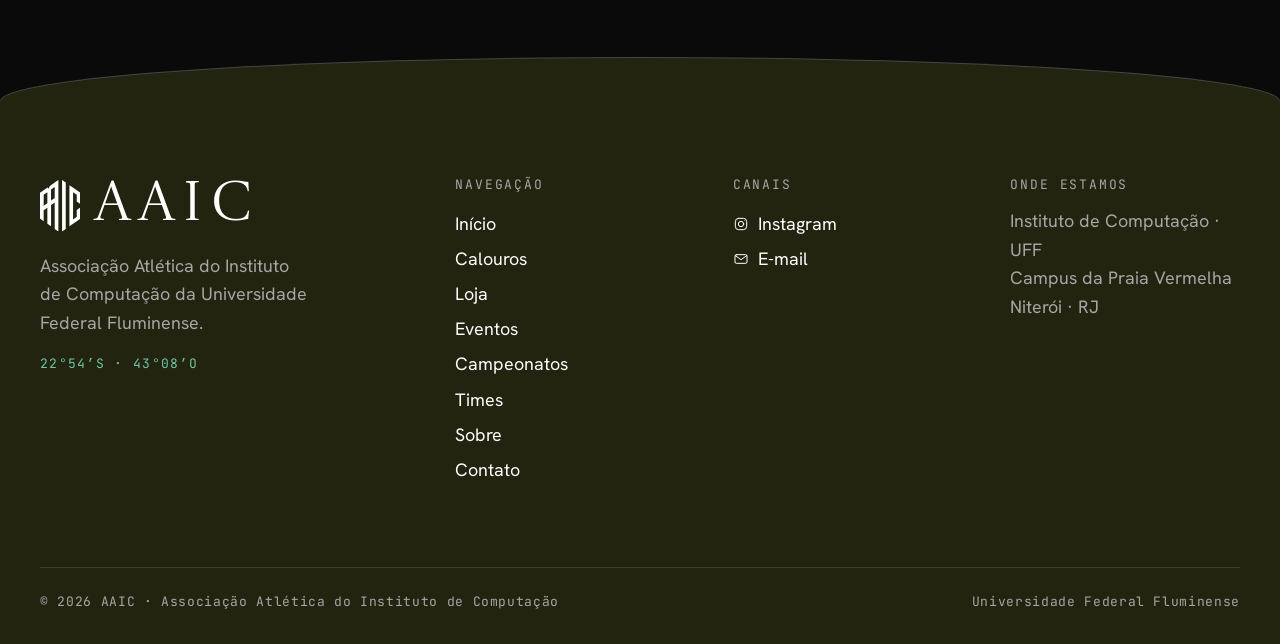
<file: contato.html>
<!DOCTYPE html>
<html lang="pt-BR">
<head>
  <meta charset="utf-8">
  <meta name="viewport" content="width=device-width, initial-scale=1">
  <title>Contato · AAIC UFF</title>
  <meta name="description" content="Fale com a diretoria da AAIC UFF por e-mail ou Instagram para entrar em um time, comprar produtos ou propor parcerias.">
  <link rel="canonical" href="https://aaic.com.br/contato.html">
  <meta property="og:type" content="website">
  <meta property="og:site_name" content="AAIC UFF">
  <meta property="og:locale" content="pt_BR">
  <meta property="og:title" content="Contato · AAIC UFF">
  <meta property="og:description" content="Fale com a diretoria da AAIC UFF por e-mail ou Instagram para entrar em um time, comprar produtos ou propor parcerias.">
  <meta property="og:url" content="https://aaic.com.br/contato.html">
  <meta property="og:image" content="https://aaic.com.br/assets/img/og.jpg">
  <meta property="og:image:width" content="1200">
  <meta property="og:image:height" content="630">
  <meta property="og:image:alt" content="AAIC: Associação Atlética do Instituto de Computação da UFF, com Hipátia sobre o escudo com o monograma AAIC.">
  <meta name="twitter:card" content="summary_large_image">
  <meta name="theme-color" content="#0A0A0A">
  <link rel="icon" href="assets/favicon.png?v=20261022" type="image/png">
  <link rel="apple-touch-icon" href="assets/img/apple-touch-icon.png">
  <link rel="preload" href="assets/fonts/castoro-titling-latin.woff2" as="font" type="font/woff2" crossorigin>
  <link rel="preload" href="assets/fonts/hanken-grotesk-latin-var.woff2" as="font" type="font/woff2" crossorigin>
  <link rel="stylesheet" href="style.css?v=20261022">
  <script src="script.js?v=20261022" defer></script>
  <script type="application/ld+json">
  {
    "@context": "https://schema.org",
    "@type": "BreadcrumbList",
    "itemListElement": [
      {
        "@type": "ListItem",
        "position": 1,
        "name": "AAIC",
        "item": "https://aaic.com.br/"
      },
      {
        "@type": "ListItem",
        "position": 2,
        "name": "Contato",
        "item": "https://aaic.com.br/contato.html"
      }
    ]
  }
  </script>
</head>
<body class="page-contato">
  <!-- chrome:nav -->
  <a class="skip-link" href="#conteudo">Pular para o conteúdo</a>
  <header class="site-nav" data-nav>
    <nav class="nav-island" aria-label="Principal">
      <a class="nav-brand" href="index.html">
        <svg class="nav-brand-mark" aria-hidden="true"><use href="assets/icons.svg?v=20261022#aaic-monograma"></use></svg>
        <span>AAIC</span>
        <span class="sr-only">— página inicial</span>
      </a>
      <button class="nav-toggle" type="button" aria-expanded="false" aria-controls="menu" aria-label="Menu" data-nav-toggle>
        <span class="nav-toggle-bar nav-toggle-bar--top" aria-hidden="true"></span>
        <span class="nav-toggle-bar nav-toggle-bar--bottom" aria-hidden="true"></span>
      </button>
      <div class="nav-panel" id="menu" data-nav-panel>
        <ul class="nav-links" role="list">
          <li class="nav-item"><a class="nav-link" href="index.html">Início</a></li>
          <li class="nav-item"><a class="nav-link" href="trotes.html">Calouros</a></li>
          <li class="nav-item"><a class="nav-link" href="loja.html">Loja</a></li>
          <li class="nav-item"><a class="nav-link" href="eventos.html">Eventos</a></li>
          <li class="nav-item"><a class="nav-link" href="campeonatos.html">Campeonatos</a></li>
          <li class="nav-item"><a class="nav-link" href="times.html">Times</a></li>
          <li class="nav-item"><a class="nav-link" href="sobre.html">Sobre</a></li>
          <li class="nav-item"><a class="nav-link" href="contato.html" aria-current="page">Contato</a></li>
        </ul>
        <div class="nav-panel-meta">
          <a class="nav-panel-link" href="https://www.instagram.com/atleticaicuff/" target="_blank" rel="noopener">@atleticaicuff<span class="sr-only"> (abre em nova aba)</span></a>
          <a class="nav-panel-link" href="mailto:diretoria@aaic.com.br">diretoria@aaic.com.br</a>
        </div>
      </div>
    </nav>
  </header>
  <!-- /chrome:nav -->

  <main id="conteudo" tabindex="-1">
    <header class="page-header">
      <div class="container page-header-inner">
        <p class="label"><a class="label-link" href="index.html">AAIC</a> <span aria-hidden="true">/</span> Contato</p>
        <h1 class="page-title">Entre em contato</h1>
        <p class="page-lede">Fale com a diretoria da AAIC.</p>
      </div>
    </header>

    <section class="section" aria-labelledby="canais-title">
      <div class="container contact-grid">
        <div>
          <h2 class="label" id="canais-title"><span class="label-mark" aria-hidden="true">◇</span> Nossos canais</h2>
          <p class="contact-intro">Quer entrar para um time, comprar produtos, tirar dúvidas sobre eventos ou propor parcerias? Mande uma mensagem para a gente!</p>
          <ul class="channel-list" role="list">
            <li class="channel">
              <span class="channel-icon" aria-hidden="true"><svg class="icon" aria-hidden="true"><use href="assets/icons.svg?v=20261022#i-mail"></use></svg></span>
              <div class="channel-body">
                <span class="channel-name">E-mail</span>
                <a class="channel-value" href="mailto:diretoria@aaic.com.br">diretoria@aaic.com.br</a>
              </div>
              <div class="channel-actions">
                <button class="channel-action" type="button" data-copy="diretoria@aaic.com.br"><svg class="icon icon--sm" aria-hidden="true"><use href="assets/icons.svg?v=20261022#i-copy"></use></svg><span data-copy-label>Copiar</span></button>
              </div>
            </li>
            <li class="channel">
              <span class="channel-icon" aria-hidden="true"><svg class="icon" aria-hidden="true"><use href="assets/icons.svg?v=20261022#i-instagram"></use></svg></span>
              <div class="channel-body">
                <span class="channel-name">Instagram</span>
                <a class="channel-value" href="https://www.instagram.com/atleticaicuff/" target="_blank" rel="noopener">@atleticaicuff<span class="sr-only"> (abre em nova aba)</span></a>
              </div>
            </li>
            <li class="channel">
              <span class="channel-icon" aria-hidden="true"><svg class="icon" aria-hidden="true"><use href="assets/icons.svg?v=20261022#i-discord"></use></svg></span>
              <div class="channel-body">
                <span class="channel-name">Discord</span>
                <!-- TODO(conteúdo): link de convite do servidor do Discord. -->
                <span class="channel-value channel-value--muted">Servidor da AAIC · convite em breve</span>
              </div>
            </li>
            <li class="channel">
              <span class="channel-icon" aria-hidden="true"><svg class="icon" aria-hidden="true"><use href="assets/icons.svg?v=20261022#i-map-pin"></use></svg></span>
              <div class="channel-body">
                <span class="channel-name">Endereço</span>
                <span class="channel-value">Instituto de Computação · UFF, Campus da Praia Vermelha, Niterói</span>
              </div>
              <div class="channel-actions">
                <a class="channel-action" href="https://www.google.com/maps/search/?api=1&amp;query=Instituto%20de%20Computa%C3%A7%C3%A3o%20UFF%20Niter%C3%B3i" target="_blank" rel="noopener"><svg class="icon icon--sm" aria-hidden="true"><use href="assets/icons.svg?v=20261022#i-arrow-up-right"></use></svg>Abrir no mapa<span class="sr-only"> (abre em nova aba)</span></a>
              </div>
            </li>
          </ul>
          <p class="sr-only" role="status" data-copy-status></p>
        </div>

        <div class="card" data-reveal>
          <form class="card-core contact-form" action="mailto:diretoria@aaic.com.br" method="post" enctype="text/plain" data-contact-form data-mailto="diretoria@aaic.com.br" aria-labelledby="form-title">
            <h2 class="contact-form-title" id="form-title">Escreva para a diretoria</h2>
            <p class="contact-form-hint">Ao enviar, abrimos o seu app de e-mail com a mensagem pronta. Nada fica guardado neste site.</p>
            <div class="field">
              <label class="field-label" for="campo-nome">Nome</label>
              <input class="field-input" id="campo-nome" name="nome" type="text" autocomplete="name" required maxlength="80" aria-describedby="erro-nome">
              <p class="field-error" id="erro-nome" data-error-for="nome" hidden></p>
            </div>
            <div class="field">
              <label class="field-label" for="campo-email">E-mail</label>
              <input class="field-input" id="campo-email" name="email" type="email" autocomplete="email" required maxlength="120" aria-describedby="erro-email">
              <p class="field-error" id="erro-email" data-error-for="email" hidden></p>
            </div>
            <div class="field">
              <label class="field-label" for="campo-assunto">Assunto <span class="field-optional">(opcional)</span></label>
              <input class="field-input" id="campo-assunto" name="assunto" type="text" maxlength="120">
            </div>
            <div class="field">
              <label class="field-label" for="campo-mensagem">Mensagem <span class="field-optional">(até 800 caracteres)</span></label>
              <textarea class="field-input field-input--area" id="campo-mensagem" name="mensagem" rows="5" required maxlength="800" aria-describedby="erro-mensagem"></textarea>
              <p class="field-error" id="erro-mensagem" data-error-for="mensagem" hidden></p>
            </div>
            <div class="contact-form-actions">
              <button class="btn" type="submit">Abrir no app de e-mail<span class="btn-icon" aria-hidden="true"><svg class="icon icon--sm" aria-hidden="true"><use href="assets/icons.svg?v=20261022#i-arrow-up-right"></use></svg></span></button>
            </div>
            <div class="contact-status" role="status" data-contact-status></div>
            <template data-copy-template>
              <button class="channel-action" type="button" data-copy="diretoria@aaic.com.br"><svg class="icon icon--sm" aria-hidden="true"><use href="assets/icons.svg?v=20261022#i-copy"></use></svg><span data-copy-label>Copiar e-mail</span></button>
            </template>
          </form>
        </div>
      </div>
    </section>
  </main>

  <!-- chrome:footer -->
  <footer class="site-footer">
    <div class="container">
      <div class="footer-grid">
        <div class="footer-brand">
          <a class="footer-wordmark" href="index.html"><svg class="footer-wordmark-mark" aria-hidden="true"><use href="assets/icons.svg?v=20261022#aaic-monograma"></use></svg>AAIC</a>
          <p class="footer-tagline">Associação Atlética do Instituto de Computação da Universidade Federal Fluminense.</p>
          <p class="footer-coords">22°54′S · 43°08′O</p>
        </div>
        <nav aria-label="Rodapé">
          <h2 class="footer-title">Navegação</h2>
          <ul class="footer-links" role="list">
            <li><a class="footer-link" href="index.html">Início</a></li>
            <li><a class="footer-link" href="trotes.html">Calouros</a></li>
            <li><a class="footer-link" href="loja.html">Loja</a></li>
            <li><a class="footer-link" href="eventos.html">Eventos</a></li>
            <li><a class="footer-link" href="campeonatos.html">Campeonatos</a></li>
            <li><a class="footer-link" href="times.html">Times</a></li>
            <li><a class="footer-link" href="sobre.html">Sobre</a></li>
            <li><a class="footer-link" href="contato.html">Contato</a></li>
          </ul>
        </nav>
        <div>
          <h2 class="footer-title">Canais</h2>
          <ul class="footer-links" role="list">
            <li><a class="footer-link" href="https://www.instagram.com/atleticaicuff/" target="_blank" rel="noopener"><svg class="icon icon--sm" aria-hidden="true"><use href="assets/icons.svg?v=20261022#i-instagram"></use></svg>Instagram<span class="sr-only"> (abre em nova aba)</span></a></li>
            <li><a class="footer-link" href="mailto:diretoria@aaic.com.br"><svg class="icon icon--sm" aria-hidden="true"><use href="assets/icons.svg?v=20261022#i-mail"></use></svg>E-mail</a></li>
            <!-- TODO(conteúdo): incluir Discord (convite), LinkedIn e outras redes quando houver links oficiais. -->
          </ul>
        </div>
        <div>
          <h2 class="footer-title">Onde estamos</h2>
          <address class="footer-text">Instituto de Computação · UFF<br>Campus da Praia Vermelha<br>Niterói · RJ</address>
        </div>
      </div>
      <div class="footer-bottom">
        <p>© <span data-year>2026</span> AAIC · Associação Atlética do Instituto de Computação</p>
        <p>Universidade Federal Fluminense</p>
      </div>
    </div>
  </footer>
  <!-- /chrome:footer -->
</body>
</html>
</file>
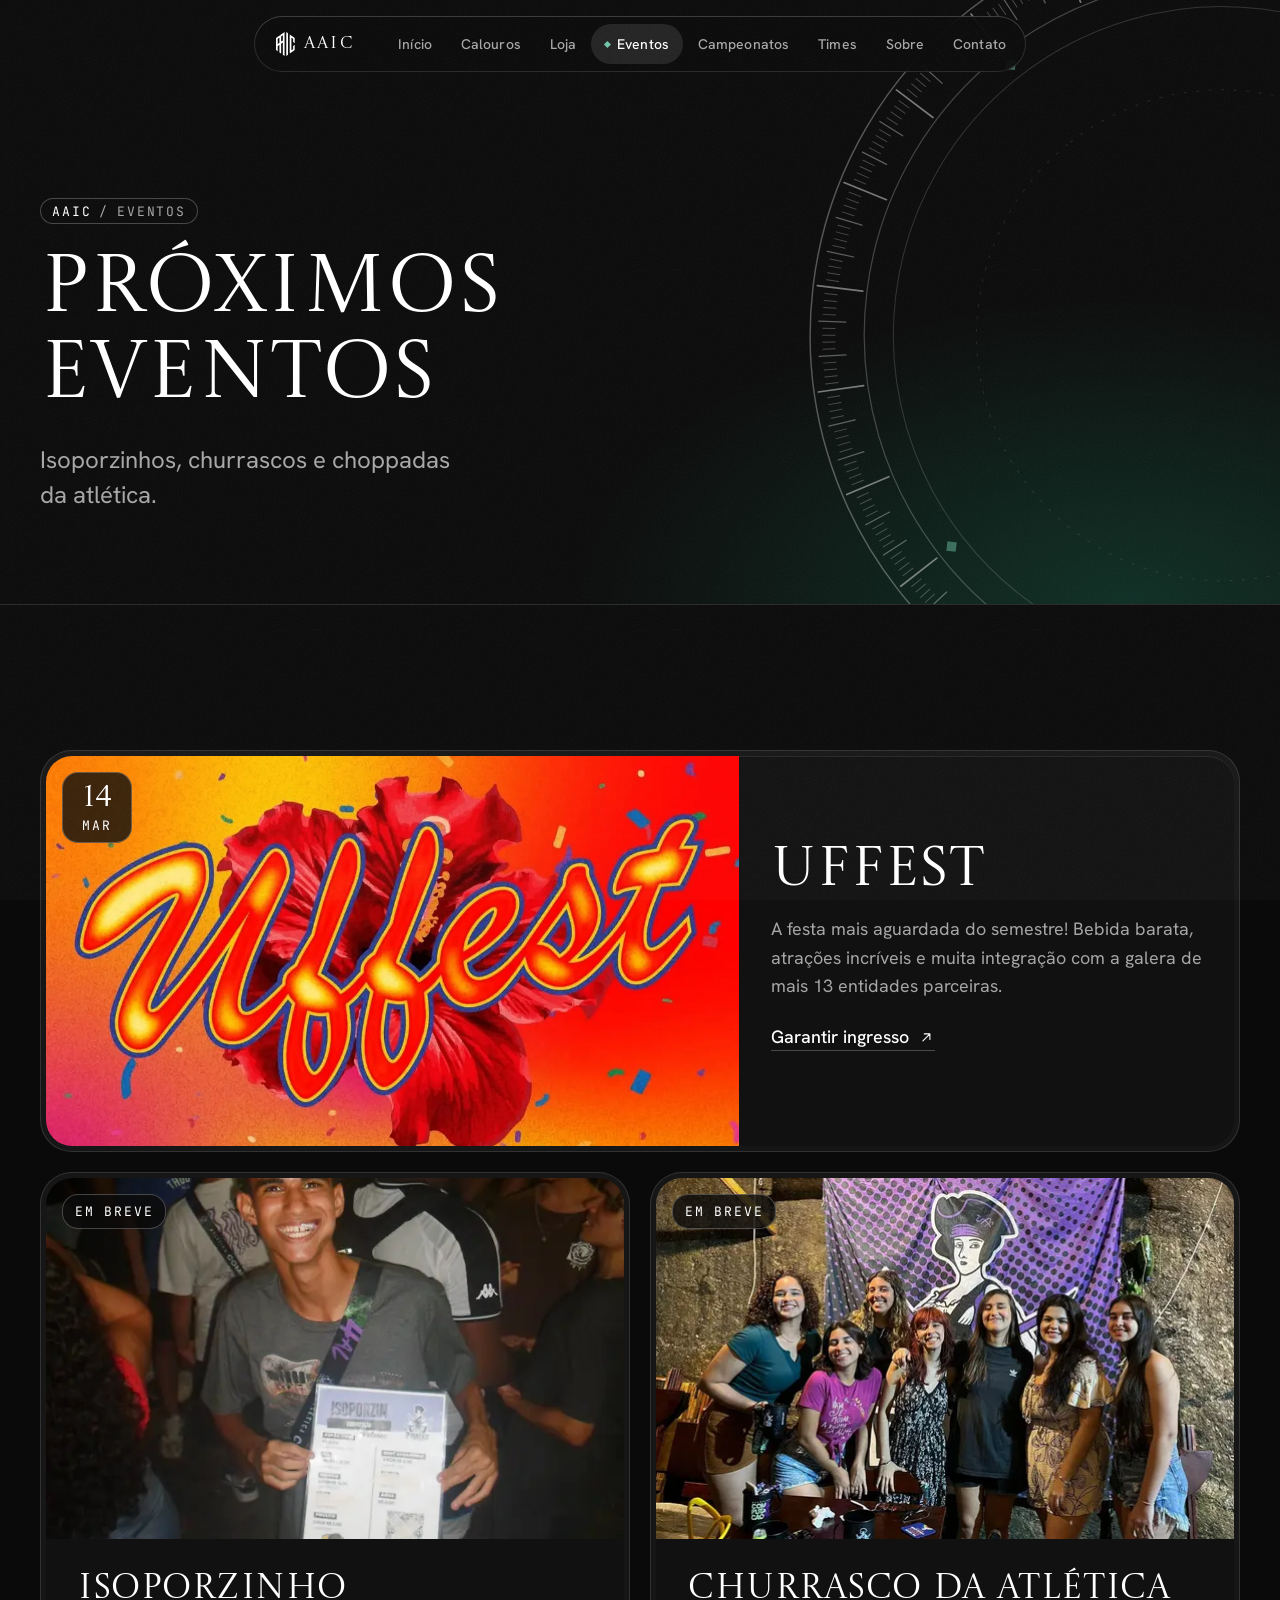
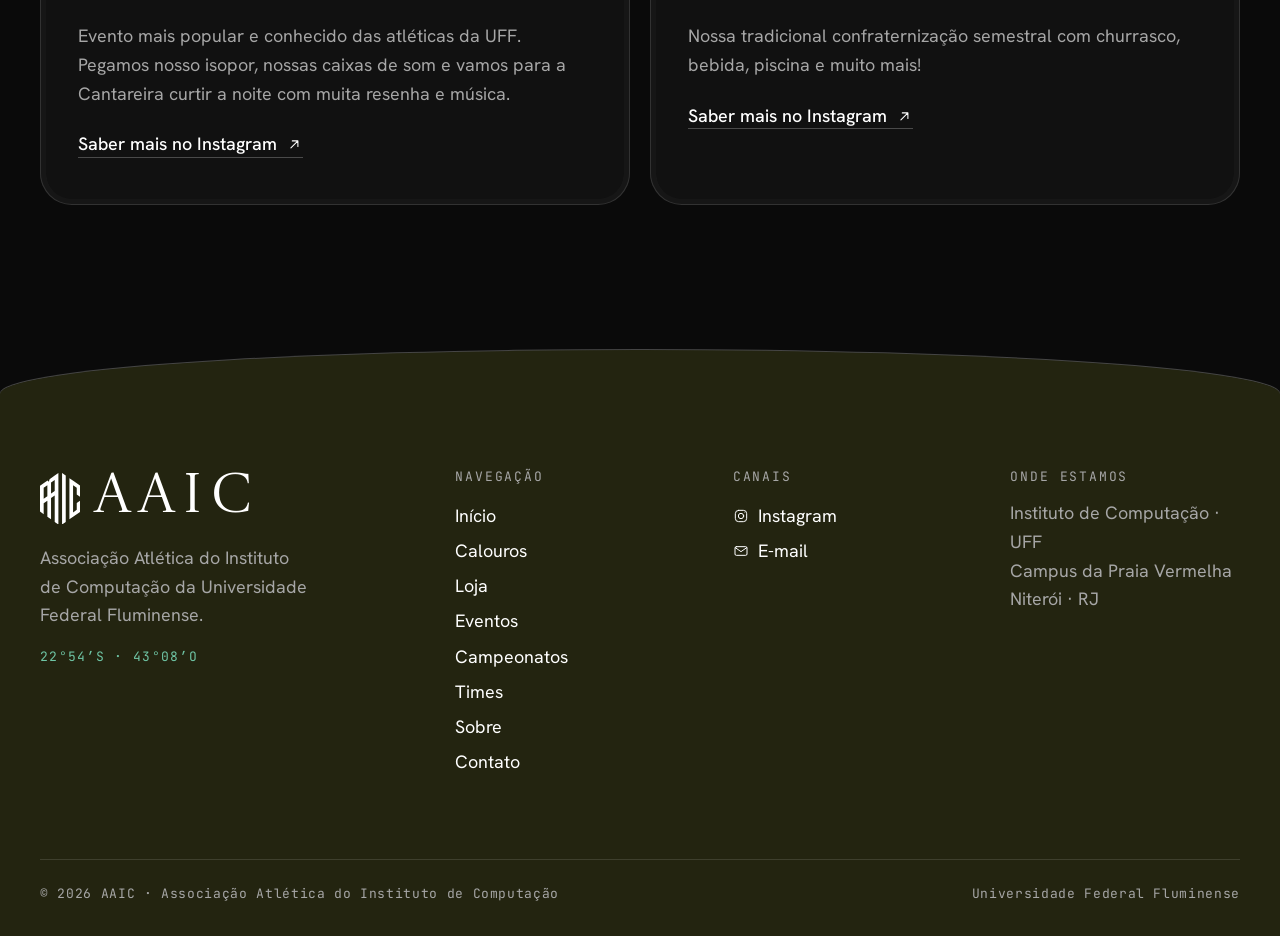
<file: eventos.html>
<!DOCTYPE html>
<html lang="pt-BR">
<head>
  <meta charset="utf-8">
  <meta name="viewport" content="width=device-width, initial-scale=1">
  <title>Eventos · AAIC UFF</title>
  <meta name="description" content="UFFEST, isoporzinho e churrasco: os eventos da Atlética do Instituto de Computação da UFF.">
  <link rel="canonical" href="https://aaic.com.br/eventos.html">
  <meta property="og:type" content="website">
  <meta property="og:site_name" content="AAIC UFF">
  <meta property="og:locale" content="pt_BR">
  <meta property="og:title" content="Eventos · AAIC UFF">
  <meta property="og:description" content="UFFEST, isoporzinho e churrasco: os eventos da Atlética do Instituto de Computação da UFF.">
  <meta property="og:url" content="https://aaic.com.br/eventos.html">
  <meta property="og:image" content="https://aaic.com.br/assets/img/og.jpg">
  <meta property="og:image:width" content="1200">
  <meta property="og:image:height" content="630">
  <meta property="og:image:alt" content="AAIC: Associação Atlética do Instituto de Computação da UFF, com Hipátia sobre o escudo com o monograma AAIC.">
  <meta name="twitter:card" content="summary_large_image">
  <meta name="theme-color" content="#0A0A0A">
  <link rel="icon" href="assets/favicon.png?v=20261022" type="image/png">
  <link rel="apple-touch-icon" href="assets/img/apple-touch-icon.png">
  <link rel="preload" href="assets/fonts/castoro-titling-latin.woff2" as="font" type="font/woff2" crossorigin>
  <link rel="preload" href="assets/fonts/hanken-grotesk-latin-var.woff2" as="font" type="font/woff2" crossorigin>
  <link rel="stylesheet" href="style.css?v=20261022">
  <script src="script.js?v=20261022" defer></script>
  <script type="application/ld+json">
  {
    "@context": "https://schema.org",
    "@type": "BreadcrumbList",
    "itemListElement": [
      {
        "@type": "ListItem",
        "position": 1,
        "name": "AAIC",
        "item": "https://aaic.com.br/"
      },
      {
        "@type": "ListItem",
        "position": 2,
        "name": "Eventos",
        "item": "https://aaic.com.br/eventos.html"
      }
    ]
  }
  </script>
</head>
<body class="page-eventos">
  <!-- chrome:nav -->
  <a class="skip-link" href="#conteudo">Pular para o conteúdo</a>
  <header class="site-nav" data-nav>
    <nav class="nav-island" aria-label="Principal">
      <a class="nav-brand" href="index.html">
        <svg class="nav-brand-mark" aria-hidden="true"><use href="assets/icons.svg?v=20261022#aaic-monograma"></use></svg>
        <span>AAIC</span>
        <span class="sr-only">— página inicial</span>
      </a>
      <button class="nav-toggle" type="button" aria-expanded="false" aria-controls="menu" aria-label="Menu" data-nav-toggle>
        <span class="nav-toggle-bar nav-toggle-bar--top" aria-hidden="true"></span>
        <span class="nav-toggle-bar nav-toggle-bar--bottom" aria-hidden="true"></span>
      </button>
      <div class="nav-panel" id="menu" data-nav-panel>
        <ul class="nav-links" role="list">
          <li class="nav-item"><a class="nav-link" href="index.html">Início</a></li>
          <li class="nav-item"><a class="nav-link" href="trotes.html">Calouros</a></li>
          <li class="nav-item"><a class="nav-link" href="loja.html">Loja</a></li>
          <li class="nav-item"><a class="nav-link" href="eventos.html" aria-current="page">Eventos</a></li>
          <li class="nav-item"><a class="nav-link" href="campeonatos.html">Campeonatos</a></li>
          <li class="nav-item"><a class="nav-link" href="times.html">Times</a></li>
          <li class="nav-item"><a class="nav-link" href="sobre.html">Sobre</a></li>
          <li class="nav-item"><a class="nav-link" href="contato.html">Contato</a></li>
        </ul>
        <div class="nav-panel-meta">
          <a class="nav-panel-link" href="https://www.instagram.com/atleticaicuff/" target="_blank" rel="noopener">@atleticaicuff<span class="sr-only"> (abre em nova aba)</span></a>
          <a class="nav-panel-link" href="mailto:diretoria@aaic.com.br">diretoria@aaic.com.br</a>
        </div>
      </div>
    </nav>
  </header>
  <!-- /chrome:nav -->

  <main id="conteudo" tabindex="-1">
    <header class="page-header">
      <div class="container page-header-inner">
        <p class="label"><a class="label-link" href="index.html">AAIC</a> <span aria-hidden="true">/</span> Eventos</p>
        <h1 class="page-title">Próximos eventos</h1>
        <p class="page-lede">Isoporzinhos, churrascos e choppadas da atlética.</p>
      </div>
    </header>

    <section class="section" aria-labelledby="agenda-title">
      <div class="container">
        <h2 class="sr-only" id="agenda-title">Agenda</h2>
        <div class="event-grid">
          <article class="event-item event-item--feature" data-reveal>
            <div class="card event-card event-card--feature">
              <div class="card-core event-card-core">
                <div class="event-card-media">
                  <img class="event-card-img" src="assets/img/uffest-1200.webp" srcset="assets/img/uffest-640.webp 640w, assets/img/uffest-1200.webp 1080w" sizes="(min-width: 64rem) 55vw, 100vw" width="1080" height="608" fetchpriority="high" alt="Arte da UFFEST: o nome da festa em letras cursivas sobre uma flor de hibisco vermelha." decoding="async">
                  <!-- TODO(conteúdo): a UFFEST de 14/03 já aconteceu; atualizar a data ou trocar o destaque. -->
                  <p class="event-date"><span class="event-date-day">14</span> mar</p>
                </div>
                <div class="event-card-body">
                  <h3 class="event-card-title">UFFEST</h3>
                  <p class="event-card-text">A festa mais aguardada do semestre! Bebida barata, atrações incríveis e muita integração com a galera de mais 13 entidades parceiras.</p>
                  <a class="link-arrow" href="https://cheers.com.br/evento/uffest-2-edicao-29815" target="_blank" rel="noopener noreferrer">Garantir ingresso<span class="sr-only"> (abre em nova aba)</span><svg class="icon" aria-hidden="true"><use href="assets/icons.svg?v=20261022#i-arrow-up-right"></use></svg></a>
                </div>
              </div>
            </div>
          </article>

          <article class="event-item" data-reveal>
            <div class="card event-card">
              <div class="card-core event-card-core">
                <div class="event-card-media">
                  <img class="event-card-img" src="assets/img/isoporzinho-640.webp" srcset="assets/img/isoporzinho-640.webp 640w, assets/img/isoporzinho-1200.webp 1200w" sizes="(min-width: 64rem) 38vw, 100vw" width="1200" height="1200" alt="Estudante sorrindo no meio da multidão do isoporzinho, segurando a tabela de preços da barraca da Computação." loading="lazy" decoding="async">
                  <p class="event-date">Em breve</p>
                </div>
                <div class="event-card-body">
                  <h3 class="event-card-title">Isoporzinho</h3>
                  <p class="event-card-text">Evento mais popular e conhecido das atléticas da UFF. Pegamos nosso isopor, nossas caixas de som e vamos para a Cantareira curtir a noite com muita resenha e música.</p>
                  <!-- TODO(conteúdo): trocar pelo link do evento quando houver data. -->
                  <a class="link-arrow" href="https://www.instagram.com/atleticaicuff/" target="_blank" rel="noopener">Saber mais no Instagram<span class="sr-only"> (abre em nova aba)</span><svg class="icon" aria-hidden="true"><use href="assets/icons.svg?v=20261022#i-arrow-up-right"></use></svg></a>
                </div>
              </div>
            </div>
          </article>

          <article class="event-item" data-reveal>
            <div class="card event-card">
              <div class="card-core event-card-core">
                <div class="event-card-media">
                  <img class="event-card-img" src="assets/img/churrasco-1200.webp" srcset="assets/img/churrasco-640.webp 640w, assets/img/churrasco-1200.webp 1200w" sizes="(min-width: 64rem) 38vw, 100vw" width="1200" height="675" alt="Grupo de estudantes sorrindo em frente à bandeira roxa de uma atlética durante uma confraternização." loading="lazy" decoding="async">
                  <p class="event-date">Em breve</p>
                </div>
                <div class="event-card-body">
                  <h3 class="event-card-title">Churrasco da atlética</h3>
                  <p class="event-card-text">Nossa tradicional confraternização semestral com churrasco, bebida, piscina e muito mais!</p>
                  <!-- TODO(conteúdo): trocar pelo link do evento quando houver data. -->
                  <a class="link-arrow" href="https://www.instagram.com/atleticaicuff/" target="_blank" rel="noopener">Saber mais no Instagram<span class="sr-only"> (abre em nova aba)</span><svg class="icon" aria-hidden="true"><use href="assets/icons.svg?v=20261022#i-arrow-up-right"></use></svg></a>
                </div>
              </div>
            </div>
          </article>
        </div>
      </div>
    </section>
  </main>

  <!-- chrome:footer -->
  <footer class="site-footer">
    <div class="container">
      <div class="footer-grid">
        <div class="footer-brand">
          <a class="footer-wordmark" href="index.html"><svg class="footer-wordmark-mark" aria-hidden="true"><use href="assets/icons.svg?v=20261022#aaic-monograma"></use></svg>AAIC</a>
          <p class="footer-tagline">Associação Atlética do Instituto de Computação da Universidade Federal Fluminense.</p>
          <p class="footer-coords">22°54′S · 43°08′O</p>
        </div>
        <nav aria-label="Rodapé">
          <h2 class="footer-title">Navegação</h2>
          <ul class="footer-links" role="list">
            <li><a class="footer-link" href="index.html">Início</a></li>
            <li><a class="footer-link" href="trotes.html">Calouros</a></li>
            <li><a class="footer-link" href="loja.html">Loja</a></li>
            <li><a class="footer-link" href="eventos.html">Eventos</a></li>
            <li><a class="footer-link" href="campeonatos.html">Campeonatos</a></li>
            <li><a class="footer-link" href="times.html">Times</a></li>
            <li><a class="footer-link" href="sobre.html">Sobre</a></li>
            <li><a class="footer-link" href="contato.html">Contato</a></li>
          </ul>
        </nav>
        <div>
          <h2 class="footer-title">Canais</h2>
          <ul class="footer-links" role="list">
            <li><a class="footer-link" href="https://www.instagram.com/atleticaicuff/" target="_blank" rel="noopener"><svg class="icon icon--sm" aria-hidden="true"><use href="assets/icons.svg?v=20261022#i-instagram"></use></svg>Instagram<span class="sr-only"> (abre em nova aba)</span></a></li>
            <li><a class="footer-link" href="mailto:diretoria@aaic.com.br"><svg class="icon icon--sm" aria-hidden="true"><use href="assets/icons.svg?v=20261022#i-mail"></use></svg>E-mail</a></li>
            <!-- TODO(conteúdo): incluir Discord (convite), LinkedIn e outras redes quando houver links oficiais. -->
          </ul>
        </div>
        <div>
          <h2 class="footer-title">Onde estamos</h2>
          <address class="footer-text">Instituto de Computação · UFF<br>Campus da Praia Vermelha<br>Niterói · RJ</address>
        </div>
      </div>
      <div class="footer-bottom">
        <p>© <span data-year>2026</span> AAIC · Associação Atlética do Instituto de Computação</p>
        <p>Universidade Federal Fluminense</p>
      </div>
    </div>
  </footer>
  <!-- /chrome:footer -->
</body>
</html>
</file>
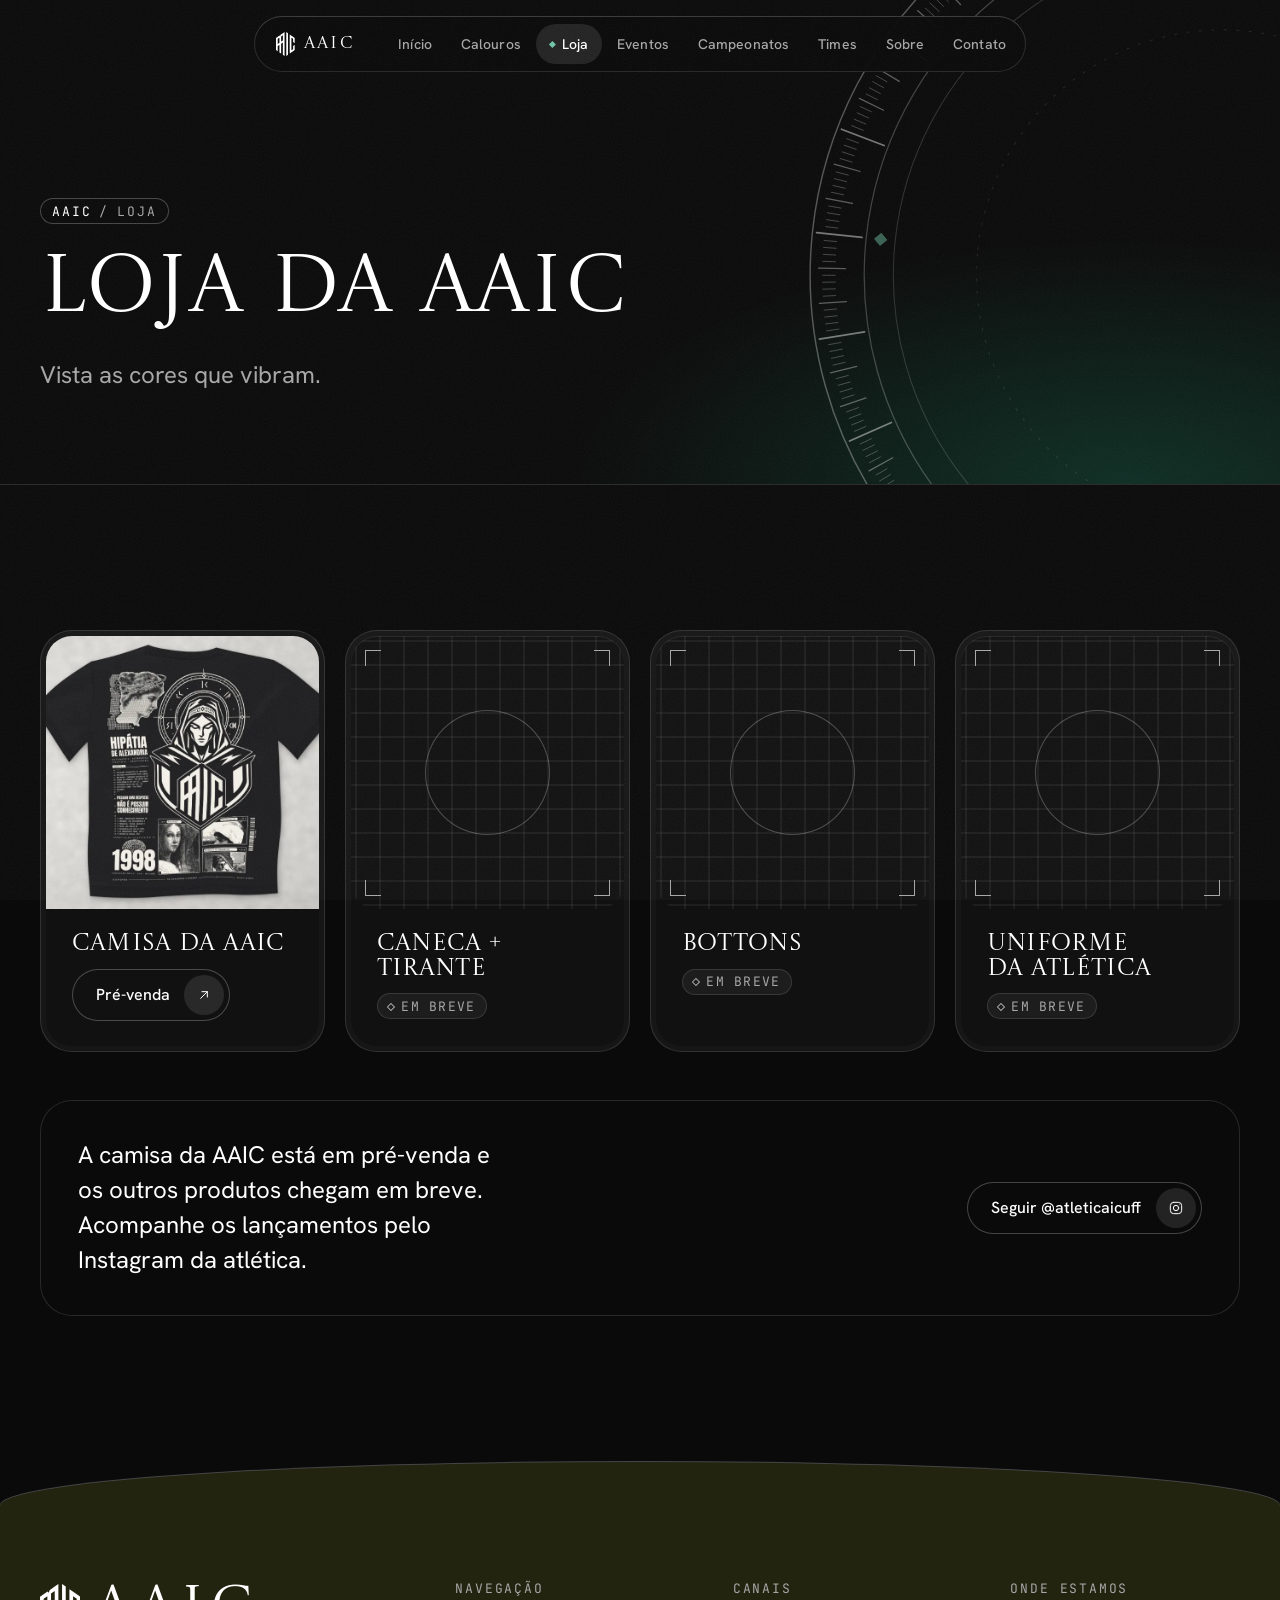
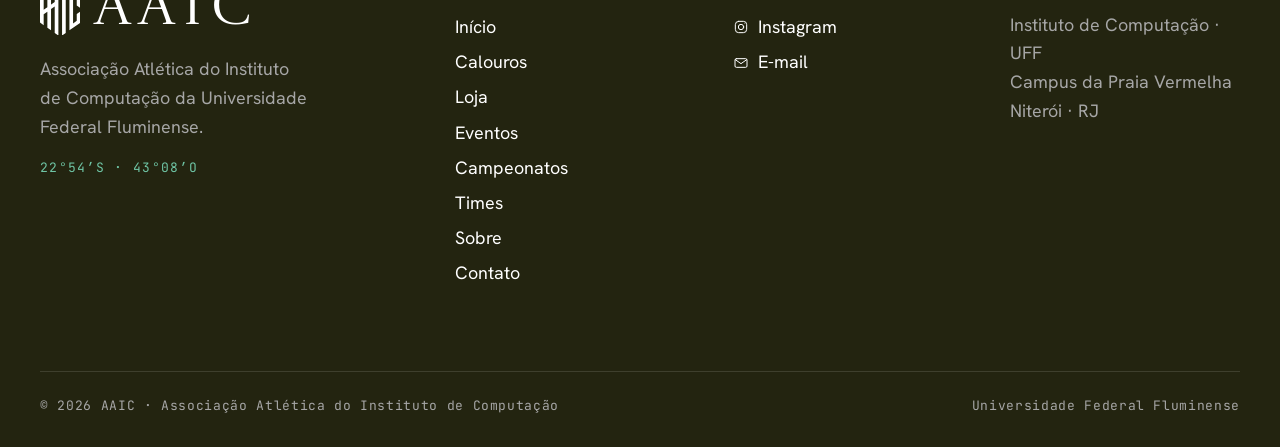
<file: loja.html>
<!DOCTYPE html>
<html lang="pt-BR">
<head>
  <meta charset="utf-8">
  <meta name="viewport" content="width=device-width, initial-scale=1">
  <title>Loja · AAIC UFF</title>
  <meta name="description" content="Loja da Atlética do Instituto de Computação da UFF: camisa da AAIC, caneca + tirante, bottons e uniforme da atlética. A camisa da AAIC está em pré-venda.">
  <link rel="canonical" href="https://aaic.com.br/loja.html">
  <meta property="og:type" content="website">
  <meta property="og:site_name" content="AAIC UFF">
  <meta property="og:locale" content="pt_BR">
  <meta property="og:title" content="Loja · AAIC UFF">
  <meta property="og:description" content="Loja da Atlética do Instituto de Computação da UFF: camisa da AAIC, caneca + tirante, bottons e uniforme da atlética. A camisa da AAIC está em pré-venda.">
  <meta property="og:url" content="https://aaic.com.br/loja.html">
  <meta property="og:image" content="https://aaic.com.br/assets/img/og.jpg">
  <meta property="og:image:width" content="1200">
  <meta property="og:image:height" content="630">
  <meta property="og:image:alt" content="AAIC: Associação Atlética do Instituto de Computação da UFF, com Hipátia sobre o escudo com o monograma AAIC.">
  <meta name="twitter:card" content="summary_large_image">
  <meta name="theme-color" content="#0A0A0A">
  <link rel="icon" href="assets/favicon.png?v=20261022" type="image/png">
  <link rel="apple-touch-icon" href="assets/img/apple-touch-icon.png">
  <link rel="preload" href="assets/fonts/castoro-titling-latin.woff2" as="font" type="font/woff2" crossorigin>
  <link rel="preload" href="assets/fonts/hanken-grotesk-latin-var.woff2" as="font" type="font/woff2" crossorigin>
  <link rel="stylesheet" href="style.css?v=20261022">
  <script src="script.js?v=20261022" defer></script>
  <script type="application/ld+json">
  {
    "@context": "https://schema.org",
    "@type": "BreadcrumbList",
    "itemListElement": [
      {
        "@type": "ListItem",
        "position": 1,
        "name": "AAIC",
        "item": "https://aaic.com.br/"
      },
      {
        "@type": "ListItem",
        "position": 2,
        "name": "Loja",
        "item": "https://aaic.com.br/loja.html"
      }
    ]
  }
  </script>
</head>
<body class="page-loja">
  <!-- chrome:nav -->
  <a class="skip-link" href="#conteudo">Pular para o conteúdo</a>
  <header class="site-nav" data-nav>
    <nav class="nav-island" aria-label="Principal">
      <a class="nav-brand" href="index.html">
        <svg class="nav-brand-mark" aria-hidden="true"><use href="assets/icons.svg?v=20261022#aaic-monograma"></use></svg>
        <span>AAIC</span>
        <span class="sr-only">— página inicial</span>
      </a>
      <button class="nav-toggle" type="button" aria-expanded="false" aria-controls="menu" aria-label="Menu" data-nav-toggle>
        <span class="nav-toggle-bar nav-toggle-bar--top" aria-hidden="true"></span>
        <span class="nav-toggle-bar nav-toggle-bar--bottom" aria-hidden="true"></span>
      </button>
      <div class="nav-panel" id="menu" data-nav-panel>
        <ul class="nav-links" role="list">
          <li class="nav-item"><a class="nav-link" href="index.html">Início</a></li>
          <li class="nav-item"><a class="nav-link" href="trotes.html">Calouros</a></li>
          <li class="nav-item"><a class="nav-link" href="loja.html" aria-current="page">Loja</a></li>
          <li class="nav-item"><a class="nav-link" href="eventos.html">Eventos</a></li>
          <li class="nav-item"><a class="nav-link" href="campeonatos.html">Campeonatos</a></li>
          <li class="nav-item"><a class="nav-link" href="times.html">Times</a></li>
          <li class="nav-item"><a class="nav-link" href="sobre.html">Sobre</a></li>
          <li class="nav-item"><a class="nav-link" href="contato.html">Contato</a></li>
        </ul>
        <div class="nav-panel-meta">
          <a class="nav-panel-link" href="https://www.instagram.com/atleticaicuff/" target="_blank" rel="noopener">@atleticaicuff<span class="sr-only"> (abre em nova aba)</span></a>
          <a class="nav-panel-link" href="mailto:diretoria@aaic.com.br">diretoria@aaic.com.br</a>
        </div>
      </div>
    </nav>
  </header>
  <!-- /chrome:nav -->

  <main id="conteudo" tabindex="-1">
    <header class="page-header">
      <div class="container page-header-inner">
        <p class="label"><a class="label-link" href="index.html">AAIC</a> <span aria-hidden="true">/</span> Loja</p>
        <h1 class="page-title">Loja da AAIC</h1>
        <p class="page-lede">Vista as cores que vibram.</p>
      </div>
    </header>

    <section class="section" aria-labelledby="produtos-title">
      <div class="container">
        <h2 class="sr-only" id="produtos-title">Produtos</h2>
        <ul class="product-grid" role="list">
          <!-- gerado:produtos · edite dados/loja.json e rode python3 ferramentas/gerar_conteudo.py -->
          <li data-reveal>
            <article class="card product-card">
              <div class="card-core">
                <img class="product-card-img" src="assets/img/camisa-aaic-640.webp" srcset="assets/img/camisa-aaic-640.webp 640w, assets/img/camisa-aaic-1200.webp 1200w" sizes="(min-width: 64rem) 18rem, (min-width: 48rem) 50vw, 100vw" width="1200" height="1200" alt="Costas da camisa preta da AAIC: Hipátia diante do círculo rúnico, o título Hipátia de Alexandria, o ano 1998 e três janelas de busca." loading="lazy" decoding="async">
                <div class="product-card-body">
                  <h3 class="product-card-title">Camisa da AAIC</h3>
                  <a class="btn btn--ghost" href="https://forms.gle/ZE8Q34ijS3tJk1YFA" target="_blank" rel="noopener">Pré-venda<span class="sr-only">: Camisa da AAIC (abre em nova aba)</span><span class="btn-icon" aria-hidden="true"><svg class="icon icon--sm" aria-hidden="true"><use href="assets/icons.svg?v=20261022#i-arrow-up-right"></use></svg></span></a>
                </div>
              </div>
            </article>
          </li>
          <li data-reveal>
            <article class="card product-card">
              <div class="card-core">
                <!-- TODO(identidade): foto do produto "Caneca + tirante" (1200×1200, fundo neutro). -->
                <div class="placeholder placeholder--square" data-placeholder="produto-caneca"></div>
                <div class="product-card-body">
                  <h3 class="product-card-title">Caneca + tirante</h3>
                  <span class="chip">Em breve</span>
                </div>
              </div>
            </article>
          </li>
          <li data-reveal>
            <article class="card product-card">
              <div class="card-core">
                <!-- TODO(identidade): foto do produto "Bottons" (1200×1200, fundo neutro). -->
                <div class="placeholder placeholder--square" data-placeholder="produto-bottons"></div>
                <div class="product-card-body">
                  <h3 class="product-card-title">Bottons</h3>
                  <span class="chip">Em breve</span>
                </div>
              </div>
            </article>
          </li>
          <li data-reveal>
            <article class="card product-card">
              <div class="card-core">
                <!-- TODO(identidade): foto do produto "Uniforme da atlética" (1200×1200, fundo neutro). -->
                <div class="placeholder placeholder--square" data-placeholder="produto-uniforme"></div>
                <div class="product-card-body">
                  <h3 class="product-card-title">Uniforme da atlética</h3>
                  <span class="chip">Em breve</span>
                </div>
              </div>
            </article>
          </li>
          <!-- /gerado:produtos -->
        </ul>

        <div class="store-cta" data-reveal>
          <!-- gerado:loja-aviso · edite dados/loja.json e rode python3 ferramentas/gerar_conteudo.py -->
          <p class="store-cta-text">A camisa da AAIC está em pré-venda e os outros produtos chegam em breve. Acompanhe os lançamentos pelo Instagram da atlética.</p>
          <!-- /gerado:loja-aviso -->
          <a class="btn btn--ghost" href="https://www.instagram.com/atleticaicuff/" target="_blank" rel="noopener">Seguir @atleticaicuff<span class="sr-only"> (abre em nova aba)</span><span class="btn-icon" aria-hidden="true"><svg class="icon icon--sm" aria-hidden="true"><use href="assets/icons.svg?v=20261022#i-instagram"></use></svg></span></a>
        </div>
      </div>
    </section>
  </main>

  <!-- chrome:footer -->
  <footer class="site-footer">
    <div class="container">
      <div class="footer-grid">
        <div class="footer-brand">
          <a class="footer-wordmark" href="index.html"><svg class="footer-wordmark-mark" aria-hidden="true"><use href="assets/icons.svg?v=20261022#aaic-monograma"></use></svg>AAIC</a>
          <p class="footer-tagline">Associação Atlética do Instituto de Computação da Universidade Federal Fluminense.</p>
          <p class="footer-coords">22°54′S · 43°08′O</p>
        </div>
        <nav aria-label="Rodapé">
          <h2 class="footer-title">Navegação</h2>
          <ul class="footer-links" role="list">
            <li><a class="footer-link" href="index.html">Início</a></li>
            <li><a class="footer-link" href="trotes.html">Calouros</a></li>
            <li><a class="footer-link" href="loja.html">Loja</a></li>
            <li><a class="footer-link" href="eventos.html">Eventos</a></li>
            <li><a class="footer-link" href="campeonatos.html">Campeonatos</a></li>
            <li><a class="footer-link" href="times.html">Times</a></li>
            <li><a class="footer-link" href="sobre.html">Sobre</a></li>
            <li><a class="footer-link" href="contato.html">Contato</a></li>
          </ul>
        </nav>
        <div>
          <h2 class="footer-title">Canais</h2>
          <ul class="footer-links" role="list">
            <li><a class="footer-link" href="https://www.instagram.com/atleticaicuff/" target="_blank" rel="noopener"><svg class="icon icon--sm" aria-hidden="true"><use href="assets/icons.svg?v=20261022#i-instagram"></use></svg>Instagram<span class="sr-only"> (abre em nova aba)</span></a></li>
            <li><a class="footer-link" href="mailto:diretoria@aaic.com.br"><svg class="icon icon--sm" aria-hidden="true"><use href="assets/icons.svg?v=20261022#i-mail"></use></svg>E-mail</a></li>
            <!-- TODO(conteúdo): incluir Discord (convite), LinkedIn e outras redes quando houver links oficiais. -->
          </ul>
        </div>
        <div>
          <h2 class="footer-title">Onde estamos</h2>
          <address class="footer-text">Instituto de Computação · UFF<br>Campus da Praia Vermelha<br>Niterói · RJ</address>
        </div>
      </div>
      <div class="footer-bottom">
        <p>© <span data-year>2026</span> AAIC · Associação Atlética do Instituto de Computação</p>
        <p>Universidade Federal Fluminense</p>
      </div>
    </div>
  </footer>
  <!-- /chrome:footer -->
</body>
</html>
</file>
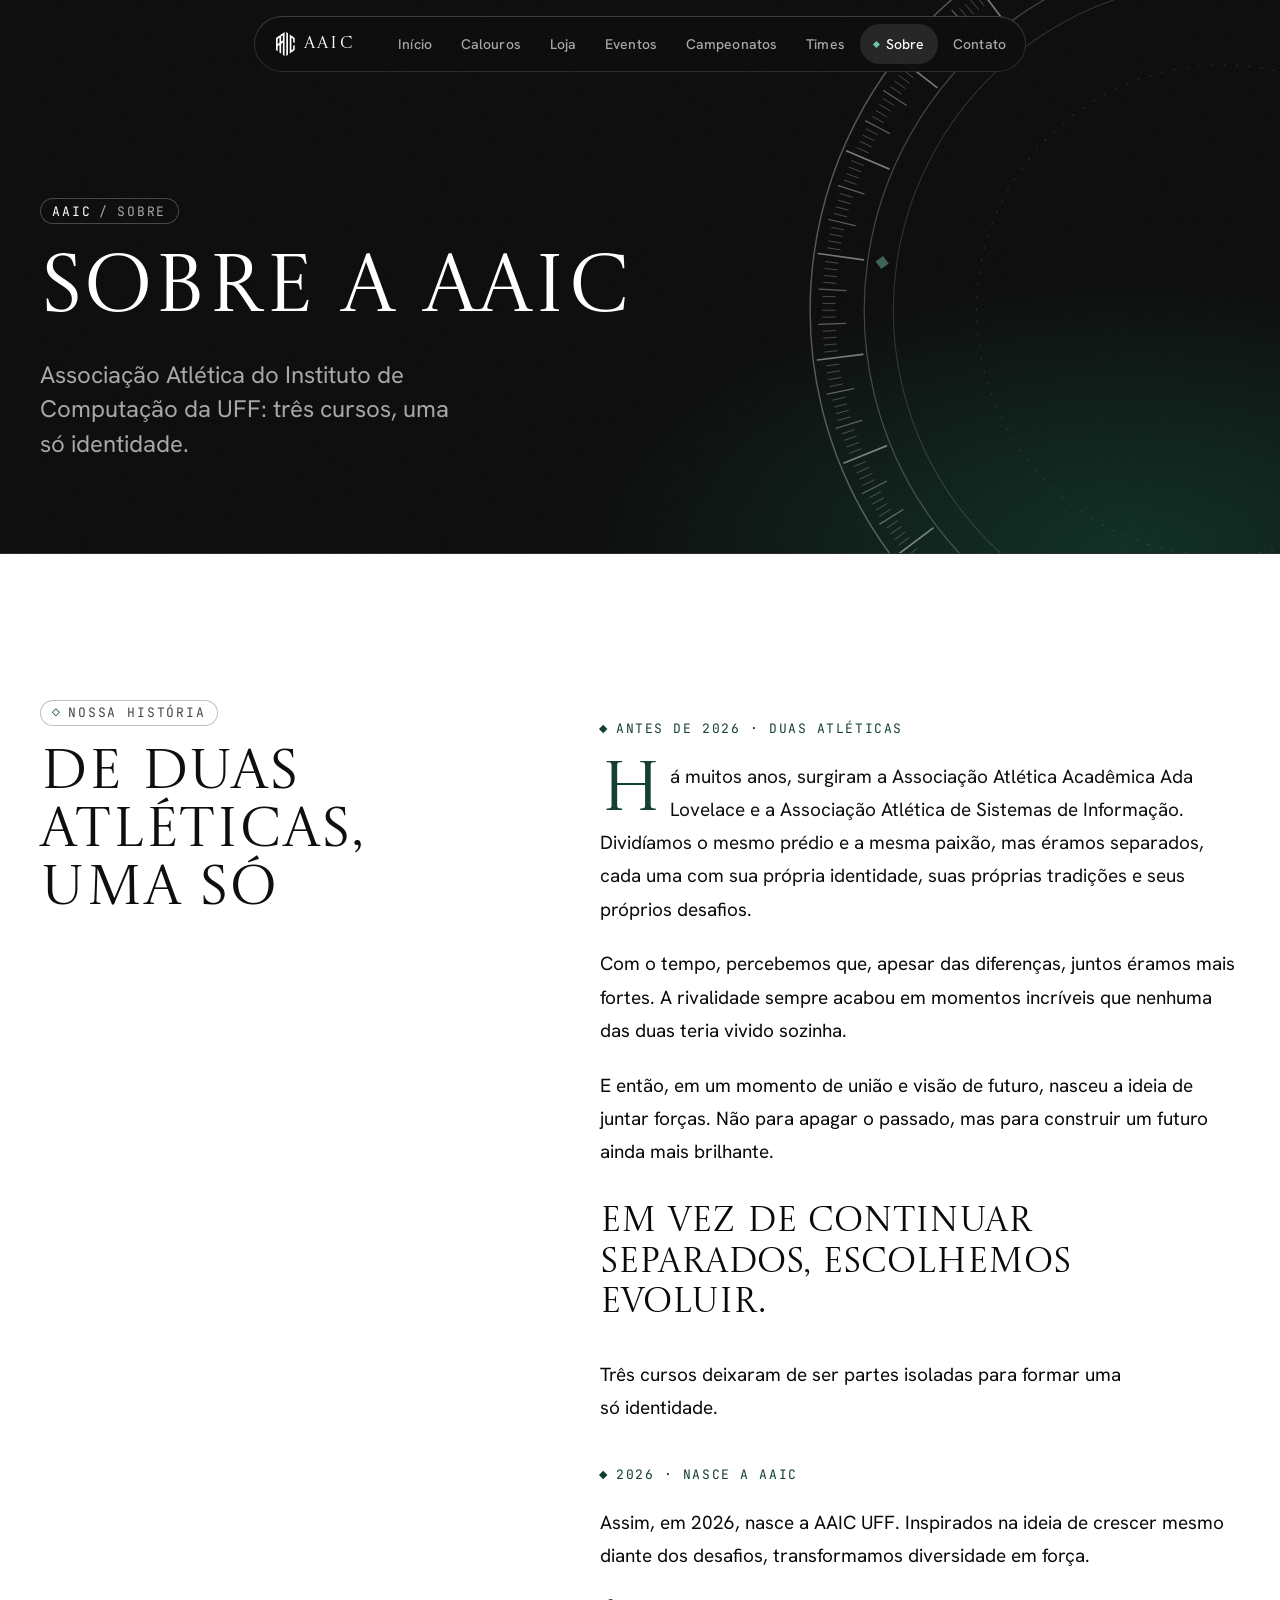
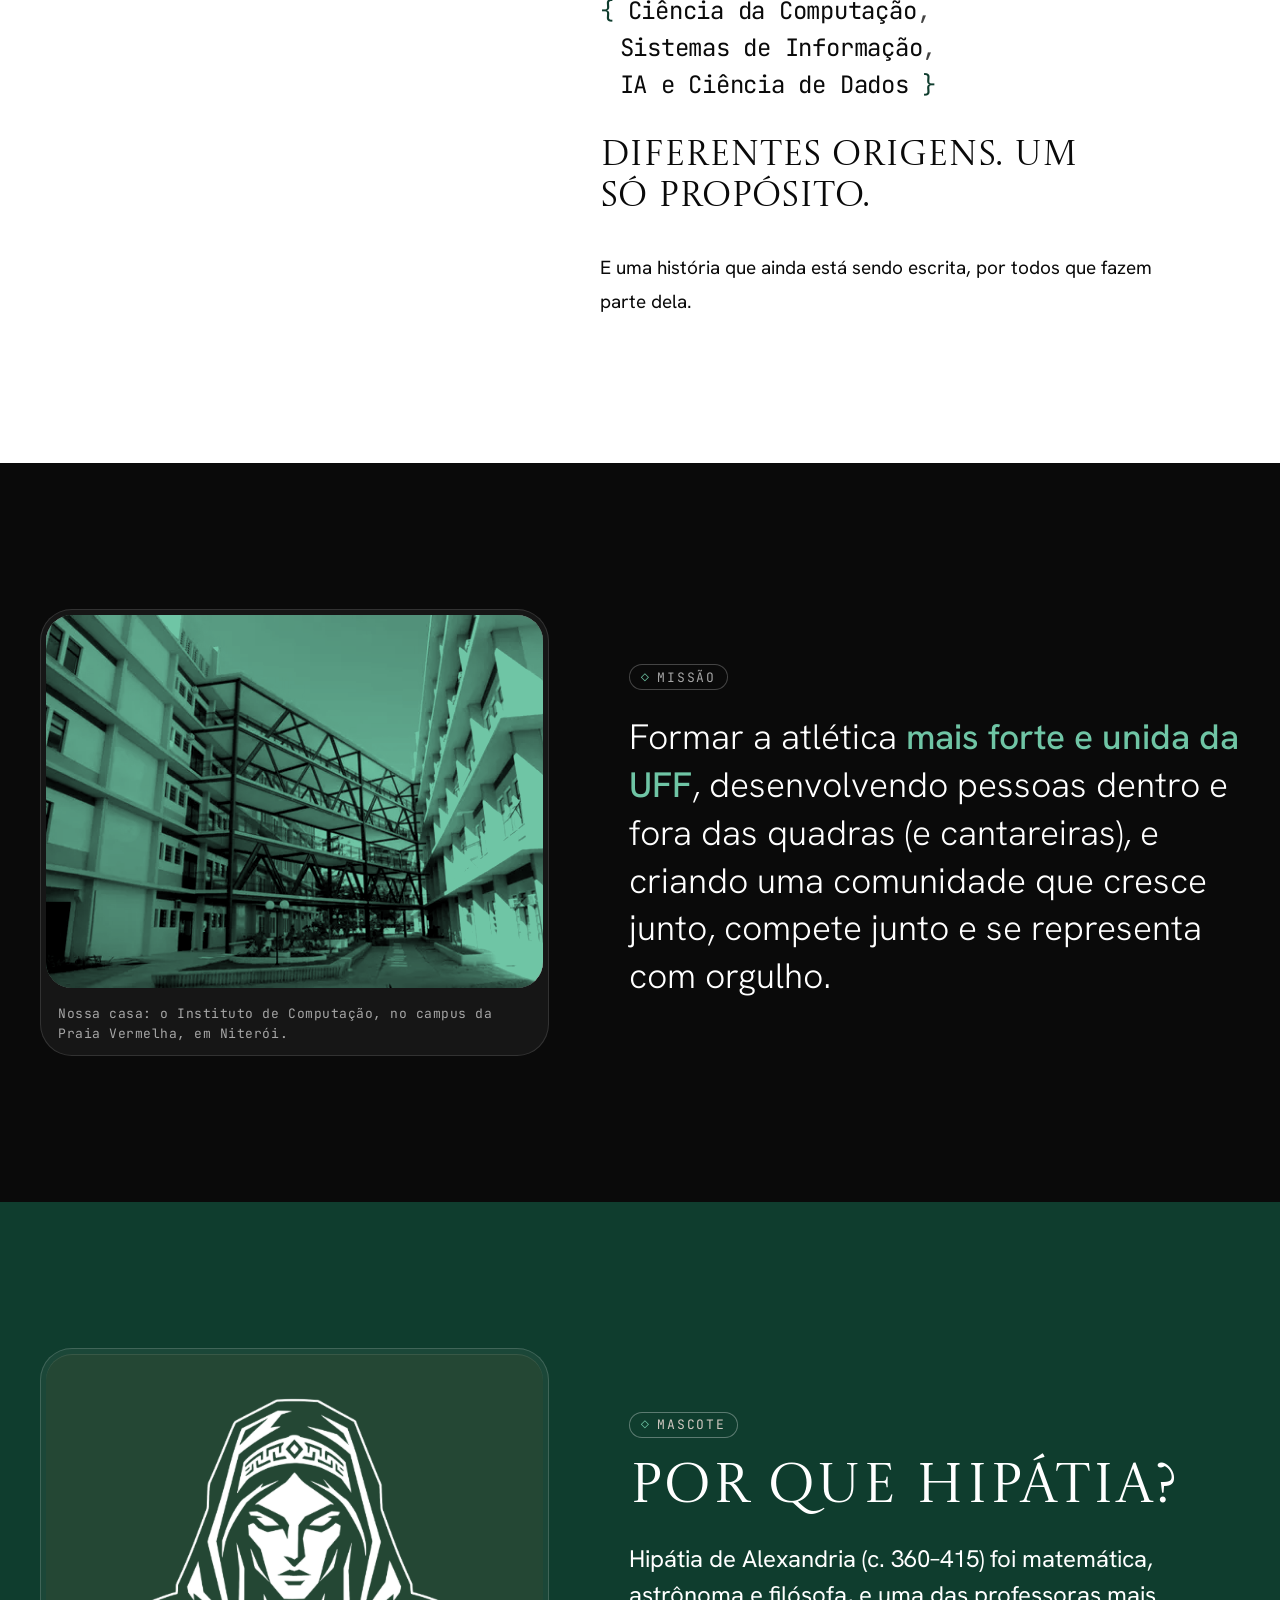
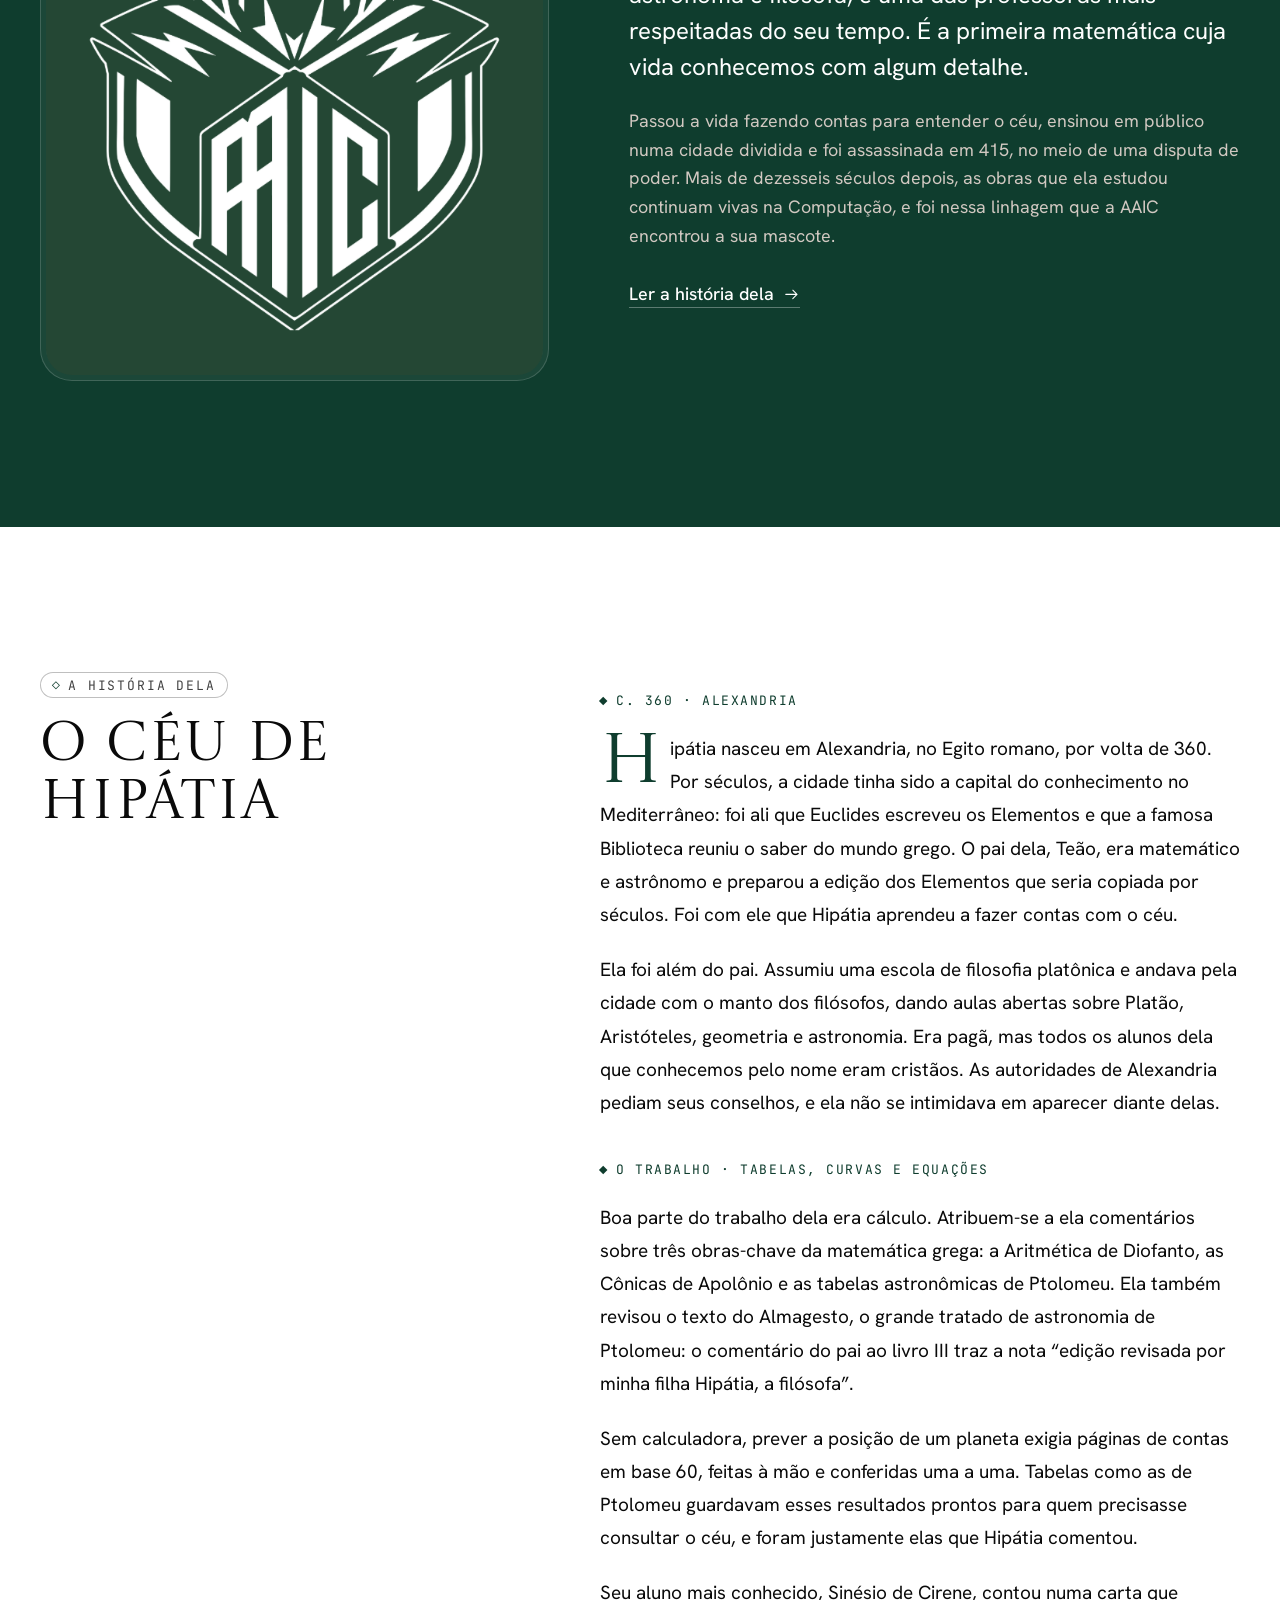
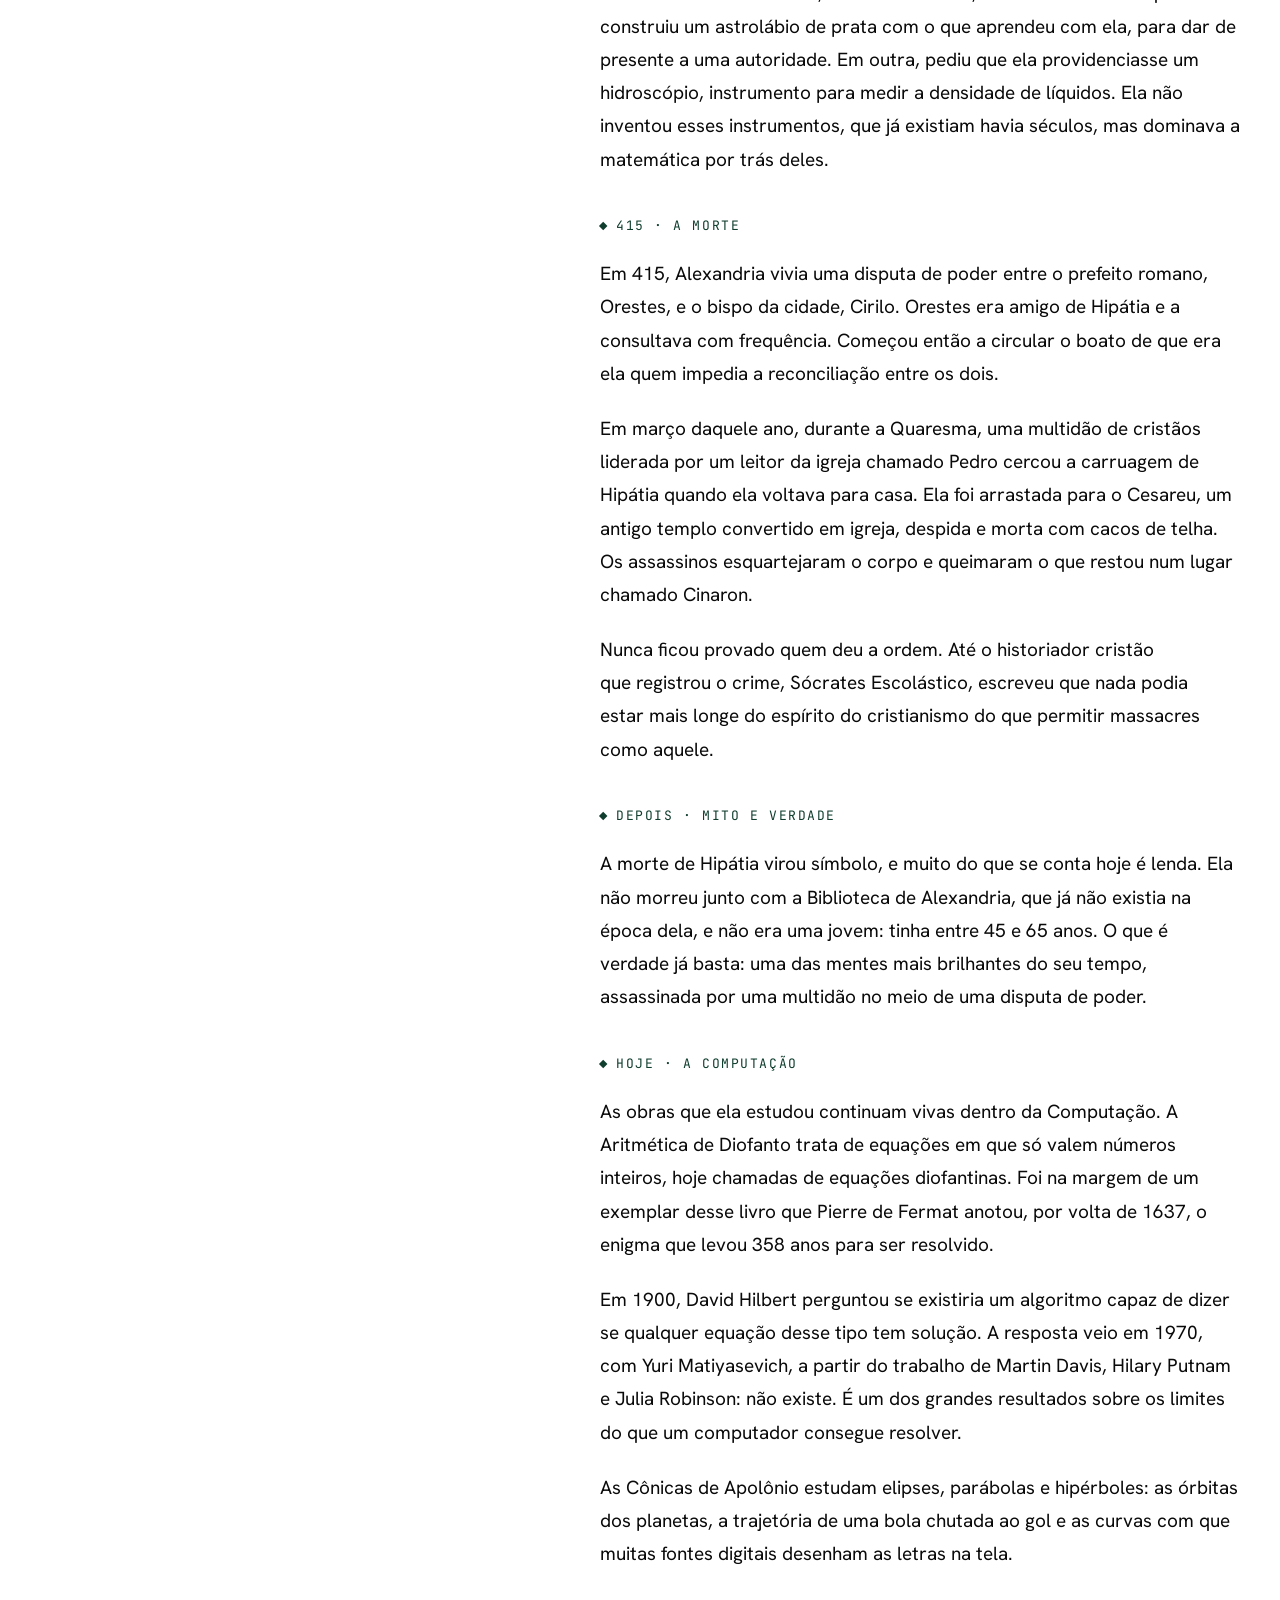
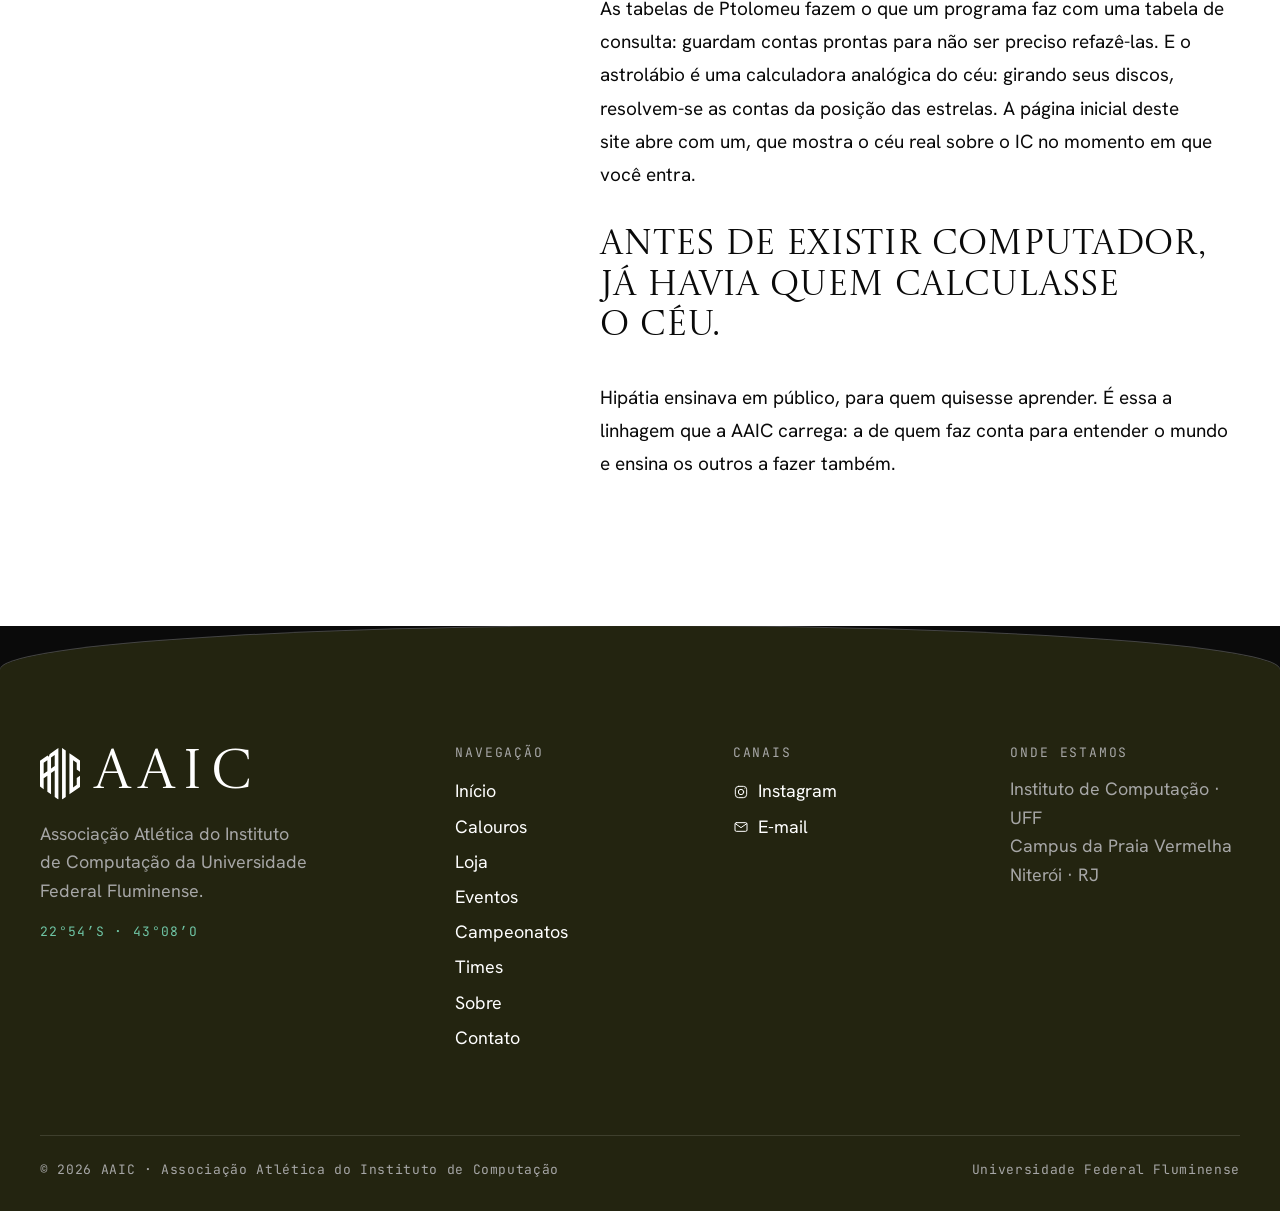
<file: sobre.html>
<!DOCTYPE html>
<html lang="pt-BR">
<head>
  <meta charset="utf-8">
  <meta name="viewport" content="width=device-width, initial-scale=1">
  <title>Sobre a AAIC · Atlética de Ciência da Computação, Sistemas de Informação e IA da UFF</title>
  <meta name="description" content="A história da AAIC, atlética de Ciência da Computação, Sistemas de Informação e IA e Ciência de Dados da UFF: duas atléticas que viraram uma só, a nossa missão e por que a mascote é Hipátia de Alexandria.">
  <link rel="canonical" href="https://aaic.com.br/sobre.html">
  <meta property="og:type" content="website">
  <meta property="og:site_name" content="AAIC UFF">
  <meta property="og:locale" content="pt_BR">
  <meta property="og:title" content="Sobre a AAIC · Atlética de Ciência da Computação, Sistemas de Informação e IA da UFF">
  <meta property="og:description" content="A história da AAIC, atlética de Ciência da Computação, Sistemas de Informação e IA e Ciência de Dados da UFF: duas atléticas que viraram uma só, a nossa missão e por que a mascote é Hipátia de Alexandria.">
  <meta property="og:url" content="https://aaic.com.br/sobre.html">
  <meta property="og:image" content="https://aaic.com.br/assets/img/og.jpg">
  <meta property="og:image:width" content="1200">
  <meta property="og:image:height" content="630">
  <meta property="og:image:alt" content="AAIC: Associação Atlética do Instituto de Computação da UFF, com Hipátia sobre o escudo com o monograma AAIC.">
  <meta name="twitter:card" content="summary_large_image">
  <meta name="theme-color" content="#0A0A0A">
  <link rel="icon" href="assets/favicon.png?v=20261022" type="image/png">
  <link rel="apple-touch-icon" href="assets/img/apple-touch-icon.png">
  <link rel="preload" href="assets/fonts/castoro-titling-latin.woff2" as="font" type="font/woff2" crossorigin>
  <link rel="preload" href="assets/fonts/hanken-grotesk-latin-var.woff2" as="font" type="font/woff2" crossorigin>
  <link rel="stylesheet" href="style.css?v=20261022">
  <script src="script.js?v=20261022" defer></script>
  <script type="application/ld+json">
  {
    "@context": "https://schema.org",
    "@type": "BreadcrumbList",
    "itemListElement": [
      {
        "@type": "ListItem",
        "position": 1,
        "name": "AAIC",
        "item": "https://aaic.com.br/"
      },
      {
        "@type": "ListItem",
        "position": 2,
        "name": "Sobre",
        "item": "https://aaic.com.br/sobre.html"
      }
    ]
  }
  </script>
</head>
<body class="page-sobre">
  <!-- chrome:nav -->
  <a class="skip-link" href="#conteudo">Pular para o conteúdo</a>
  <header class="site-nav" data-nav>
    <nav class="nav-island" aria-label="Principal">
      <a class="nav-brand" href="index.html">
        <svg class="nav-brand-mark" aria-hidden="true"><use href="assets/icons.svg?v=20261022#aaic-monograma"></use></svg>
        <span>AAIC</span>
        <span class="sr-only">— página inicial</span>
      </a>
      <button class="nav-toggle" type="button" aria-expanded="false" aria-controls="menu" aria-label="Menu" data-nav-toggle>
        <span class="nav-toggle-bar nav-toggle-bar--top" aria-hidden="true"></span>
        <span class="nav-toggle-bar nav-toggle-bar--bottom" aria-hidden="true"></span>
      </button>
      <div class="nav-panel" id="menu" data-nav-panel>
        <ul class="nav-links" role="list">
          <li class="nav-item"><a class="nav-link" href="index.html">Início</a></li>
          <li class="nav-item"><a class="nav-link" href="trotes.html">Calouros</a></li>
          <li class="nav-item"><a class="nav-link" href="loja.html">Loja</a></li>
          <li class="nav-item"><a class="nav-link" href="eventos.html">Eventos</a></li>
          <li class="nav-item"><a class="nav-link" href="campeonatos.html">Campeonatos</a></li>
          <li class="nav-item"><a class="nav-link" href="times.html">Times</a></li>
          <li class="nav-item"><a class="nav-link" href="sobre.html" aria-current="page">Sobre</a></li>
          <li class="nav-item"><a class="nav-link" href="contato.html">Contato</a></li>
        </ul>
        <div class="nav-panel-meta">
          <a class="nav-panel-link" href="https://www.instagram.com/atleticaicuff/" target="_blank" rel="noopener">@atleticaicuff<span class="sr-only"> (abre em nova aba)</span></a>
          <a class="nav-panel-link" href="mailto:diretoria@aaic.com.br">diretoria@aaic.com.br</a>
        </div>
      </div>
    </nav>
  </header>
  <!-- /chrome:nav -->

  <main id="conteudo" tabindex="-1">
    <header class="page-header">
      <div class="container page-header-inner">
        <p class="label"><a class="label-link" href="index.html">AAIC</a> <span aria-hidden="true">/</span> Sobre</p>
        <h1 class="page-title">Sobre a AAIC</h1>
        <p class="page-lede">Associação Atlética do Instituto de Computação da UFF: três cursos, uma só identidade.</p>
      </div>
    </header>

    <section class="section section--light" aria-labelledby="historia-title">
      <div class="container manuscript">
        <div class="manuscript-head">
          <p class="label"><span class="label-mark" aria-hidden="true">◇</span> Nossa história</p>
          <h2 class="section-title" id="historia-title">De duas atléticas, uma só</h2>
        </div>
        <div class="manuscript-body">
          <p class="manuscript-note">Antes de 2026 · duas atléticas</p>
          <p class="manuscript-lead">Há muitos anos, surgiram a Associação Atlética Acadêmica Ada Lovelace e a Associação Atlética de Sistemas de Informação. Dividíamos o mesmo prédio e a mesma paixão, mas éramos separados, cada uma com sua própria identidade, suas próprias tradições e seus próprios desafios.</p>
          <p>Com o tempo, percebemos que, apesar das diferenças, juntos éramos mais fortes. A rivalidade sempre acabou em momentos incríveis que nenhuma das duas teria vivido sozinha.</p>
          <p>E então, em um momento de união e visão de futuro, nasceu a ideia de juntar forças. Não para apagar o passado, mas para construir um futuro ainda mais brilhante.</p>
          <p class="manuscript-pull">Em vez de continuar separados, escolhemos evoluir.</p>
          <p>Três cursos deixaram de ser partes isoladas para formar uma só identidade.</p>
          <p class="manuscript-note">2026 · nasce a AAIC</p>
          <p>Assim, em 2026, nasce a AAIC UFF. Inspirados na ideia de crescer mesmo diante dos desafios, transformamos diversidade em força.</p>
          <ul class="course-set" role="list" aria-label="Os três cursos da AAIC">
          <li class="course-set-item">Ciência da Computação</li>
          <li class="course-set-item">Sistemas de Informação</li>
          <li class="course-set-item">IA e Ciência de Dados</li>
        </ul>
          <p class="manuscript-pull">Diferentes origens. Um só propósito.</p>
          <p>E uma história que ainda está sendo escrita, por todos que fazem parte dela.</p>
        </div>
      </div>
    </section>

    <section class="section" aria-labelledby="missao-title">
      <div class="container mission-grid">
        <figure class="card mission-figure" data-reveal>
          <div class="card-core duotone mission-photo">
            <img class="duotone-img" src="assets/img/ic-1200.webp" srcset="assets/img/ic-640.webp 640w, assets/img/ic-1200.webp 1200w" sizes="(min-width: 64rem) 42vw, 100vw" width="1200" height="721" alt="Prédio do Instituto de Computação da UFF, com passarelas de treliça metálica ligando os blocos." loading="lazy" decoding="async">
          </div>
          <figcaption class="figure-caption">Nossa casa: o Instituto de Computação, no campus da Praia Vermelha, em Niterói.</figcaption>
        </figure>
        <div class="mission-copy">
          <h2 class="label" id="missao-title"><span class="label-mark" aria-hidden="true">◇</span> Missão</h2>
          <p class="mission-quote">Formar a atlética <strong>mais forte e unida da UFF</strong>, desenvolvendo pessoas dentro e fora das quadras (e cantareiras), e criando uma comunidade que cresce junto, compete junto e se representa com orgulho.</p>
        </div>
      </div>
    </section>

    <section class="section section--green" id="hipatia" aria-labelledby="hipatia-title">
      <div class="container hipatia-grid">
        <figure class="card hipatia-figure" data-reveal>
          <div class="card-core">
            <img class="hipatia-img" src="assets/img/hipatia-1200.webp" srcset="assets/img/hipatia-640.webp 640w, assets/img/hipatia-1200.webp 1200w" sizes="(min-width: 64rem) 33rem, 100vw" width="1200" height="1500" alt="Hipátia, mascote da AAIC: encapuzada, de olhos fechados e com a tiara de meandro grego, sobre o escudo com o monograma AAIC." loading="lazy" decoding="async">
          </div>
        </figure>
        <div class="hipatia-copy">
          <p class="label"><span class="label-mark" aria-hidden="true">◇</span> Mascote</p>
          <h2 class="section-title" id="hipatia-title">Por que Hipátia?</h2>
          <!-- TODO(conteúdo): texto provisório; revisar com a diretoria antes de publicar. -->
          <p class="hipatia-text hipatia-text--lead">Hipátia de Alexandria (c. 360–415) foi matemática, astrônoma e filósofa, e uma das professoras mais respeitadas do seu tempo. É a primeira matemática cuja vida conhecemos com algum detalhe.</p>
          <p class="hipatia-text">Passou a vida fazendo contas para entender o céu, ensinou em público numa cidade dividida e foi assassinada em 415, no meio de uma disputa de poder. Mais de dezesseis séculos depois, as obras que ela estudou continuam vivas na Computação, e foi nessa linhagem que a AAIC encontrou a sua mascote.</p>
          <a class="link-arrow" href="#historia-hipatia">Ler a história dela<svg class="icon" aria-hidden="true"><use href="assets/icons.svg?v=20261022#i-arrow-right"></use></svg></a>
        </div>
      </div>
    </section>

    <section class="section section--light" id="historia-hipatia" aria-labelledby="historia-hipatia-title">
      <div class="container manuscript">
        <div class="manuscript-head">
          <p class="label"><span class="label-mark" aria-hidden="true">◇</span> A história dela</p>
          <h2 class="section-title" id="historia-hipatia-title">O céu de Hipátia</h2>
        </div>
        <div class="manuscript-body">
          <p class="manuscript-note">c. 360 · Alexandria</p>
          <p class="manuscript-lead">Hipátia nasceu em Alexandria, no Egito romano, por volta de 360. Por séculos, a cidade tinha sido a capital do conhecimento no Mediterrâneo: foi ali que Euclides escreveu os Elementos e que a famosa Biblioteca reuniu o saber do mundo grego. O pai dela, Teão, era matemático e astrônomo e preparou a edição dos Elementos que seria copiada por séculos. Foi com ele que Hipátia aprendeu a fazer contas com o céu.</p>
          <p>Ela foi além do pai. Assumiu uma escola de filosofia platônica e andava pela cidade com o manto dos filósofos, dando aulas abertas sobre Platão, Aristóteles, geometria e astronomia. Era pagã, mas todos os alunos dela que conhecemos pelo nome eram cristãos. As autoridades de Alexandria pediam seus conselhos, e ela não se intimidava em aparecer diante delas.</p>
          <p class="manuscript-note">O trabalho · tabelas, curvas e equações</p>
          <p>Boa parte do trabalho dela era cálculo. Atribuem-se a ela comentários sobre três obras-chave da matemática grega: a Aritmética de Diofanto, as Cônicas de Apolônio e as tabelas astronômicas de Ptolomeu. Ela também revisou o texto do Almagesto, o grande tratado de astronomia de Ptolomeu: o comentário do pai ao livro III traz a nota “edição revisada por minha filha Hipátia, a filósofa”.</p>
          <p>Sem calculadora, prever a posição de um planeta exigia páginas de contas em base 60, feitas à mão e conferidas uma a uma. Tabelas como as de Ptolomeu guardavam esses resultados prontos para quem precisasse consultar o céu, e foram justamente elas que Hipátia comentou.</p>
          <p>Seu aluno mais conhecido, Sinésio de Cirene, contou numa carta que construiu um astrolábio de prata com o que aprendeu com ela, para dar de presente a uma autoridade. Em outra, pediu que ela providenciasse um hidroscópio, instrumento para medir a densidade de líquidos. Ela não inventou esses instrumentos, que já existiam havia séculos, mas dominava a matemática por trás deles.</p>
          <p class="manuscript-note">415 · A morte</p>
          <p>Em 415, Alexandria vivia uma disputa de poder entre o prefeito romano, Orestes, e o bispo da cidade, Cirilo. Orestes era amigo de Hipátia e a consultava com frequência. Começou então a circular o boato de que era ela quem impedia a reconciliação entre os dois.</p>
          <p>Em março daquele ano, durante a Quaresma, uma multidão de cristãos liderada por um leitor da igreja chamado Pedro cercou a carruagem de Hipátia quando ela voltava para casa. Ela foi arrastada para o Cesareu, um antigo templo convertido em igreja, despida e morta com cacos de telha. Os assassinos esquartejaram o corpo e queimaram o que restou num lugar chamado Cinaron.</p>
          <p>Nunca ficou provado quem deu a ordem. Até o historiador cristão que registrou o crime, Sócrates Escolástico, escreveu que nada podia estar mais longe do espírito do cristianismo do que permitir massacres como aquele.</p>
          <p class="manuscript-note">Depois · mito e verdade</p>
          <p>A morte de Hipátia virou símbolo, e muito do que se conta hoje é lenda. Ela não morreu junto com a Biblioteca de Alexandria, que já não existia na época dela, e não era uma jovem: tinha entre 45 e 65 anos. O que é verdade já basta: uma das mentes mais brilhantes do seu tempo, assassinada por uma multidão no meio de uma disputa de poder.</p>
          <p class="manuscript-note">Hoje · a Computação</p>
          <p>As obras que ela estudou continuam vivas dentro da Computação. A Aritmética de Diofanto trata de equações em que só valem números inteiros, hoje chamadas de equações diofantinas. Foi na margem de um exemplar desse livro que Pierre de Fermat anotou, por volta de 1637, o enigma que levou 358 anos para ser resolvido.</p>
          <p>Em 1900, David Hilbert perguntou se existiria um algoritmo capaz de dizer se qualquer equação desse tipo tem solução. A resposta veio em 1970, com Yuri Matiyasevich, a partir do trabalho de Martin Davis, Hilary Putnam e Julia Robinson: não existe. É um dos grandes resultados sobre os limites do que um computador consegue resolver.</p>
          <p>As Cônicas de Apolônio estudam elipses, parábolas e hipérboles: as órbitas dos planetas, a trajetória de uma bola chutada ao gol e as curvas com que muitas fontes digitais desenham as letras na tela.</p>
          <p>As tabelas de Ptolomeu fazem o que um programa faz com uma tabela de consulta: guardam contas prontas para não ser preciso refazê-las. E o astrolábio é uma calculadora analógica do céu: girando seus discos, resolvem-se as contas da posição das estrelas. A página inicial deste site abre com um, que mostra o céu real sobre o IC no momento em que você entra.</p>
          <p class="manuscript-pull">Antes de existir computador, já havia quem calculasse o céu.</p>
          <p>Hipátia ensinava em público, para quem quisesse aprender. É essa a linhagem que a AAIC carrega: a de quem faz conta para entender o mundo e ensina os outros a fazer também.</p>
        </div>
      </div>
    </section>
  </main>

  <!-- chrome:footer -->
  <footer class="site-footer">
    <div class="container">
      <div class="footer-grid">
        <div class="footer-brand">
          <a class="footer-wordmark" href="index.html"><svg class="footer-wordmark-mark" aria-hidden="true"><use href="assets/icons.svg?v=20261022#aaic-monograma"></use></svg>AAIC</a>
          <p class="footer-tagline">Associação Atlética do Instituto de Computação da Universidade Federal Fluminense.</p>
          <p class="footer-coords">22°54′S · 43°08′O</p>
        </div>
        <nav aria-label="Rodapé">
          <h2 class="footer-title">Navegação</h2>
          <ul class="footer-links" role="list">
            <li><a class="footer-link" href="index.html">Início</a></li>
            <li><a class="footer-link" href="trotes.html">Calouros</a></li>
            <li><a class="footer-link" href="loja.html">Loja</a></li>
            <li><a class="footer-link" href="eventos.html">Eventos</a></li>
            <li><a class="footer-link" href="campeonatos.html">Campeonatos</a></li>
            <li><a class="footer-link" href="times.html">Times</a></li>
            <li><a class="footer-link" href="sobre.html">Sobre</a></li>
            <li><a class="footer-link" href="contato.html">Contato</a></li>
          </ul>
        </nav>
        <div>
          <h2 class="footer-title">Canais</h2>
          <ul class="footer-links" role="list">
            <li><a class="footer-link" href="https://www.instagram.com/atleticaicuff/" target="_blank" rel="noopener"><svg class="icon icon--sm" aria-hidden="true"><use href="assets/icons.svg?v=20261022#i-instagram"></use></svg>Instagram<span class="sr-only"> (abre em nova aba)</span></a></li>
            <li><a class="footer-link" href="mailto:diretoria@aaic.com.br"><svg class="icon icon--sm" aria-hidden="true"><use href="assets/icons.svg?v=20261022#i-mail"></use></svg>E-mail</a></li>
            <!-- TODO(conteúdo): incluir Discord (convite), LinkedIn e outras redes quando houver links oficiais. -->
          </ul>
        </div>
        <div>
          <h2 class="footer-title">Onde estamos</h2>
          <address class="footer-text">Instituto de Computação · UFF<br>Campus da Praia Vermelha<br>Niterói · RJ</address>
        </div>
      </div>
      <div class="footer-bottom">
        <p>© <span data-year>2026</span> AAIC · Associação Atlética do Instituto de Computação</p>
        <p>Universidade Federal Fluminense</p>
      </div>
    </div>
  </footer>
  <!-- /chrome:footer -->
</body>
</html>
</file>
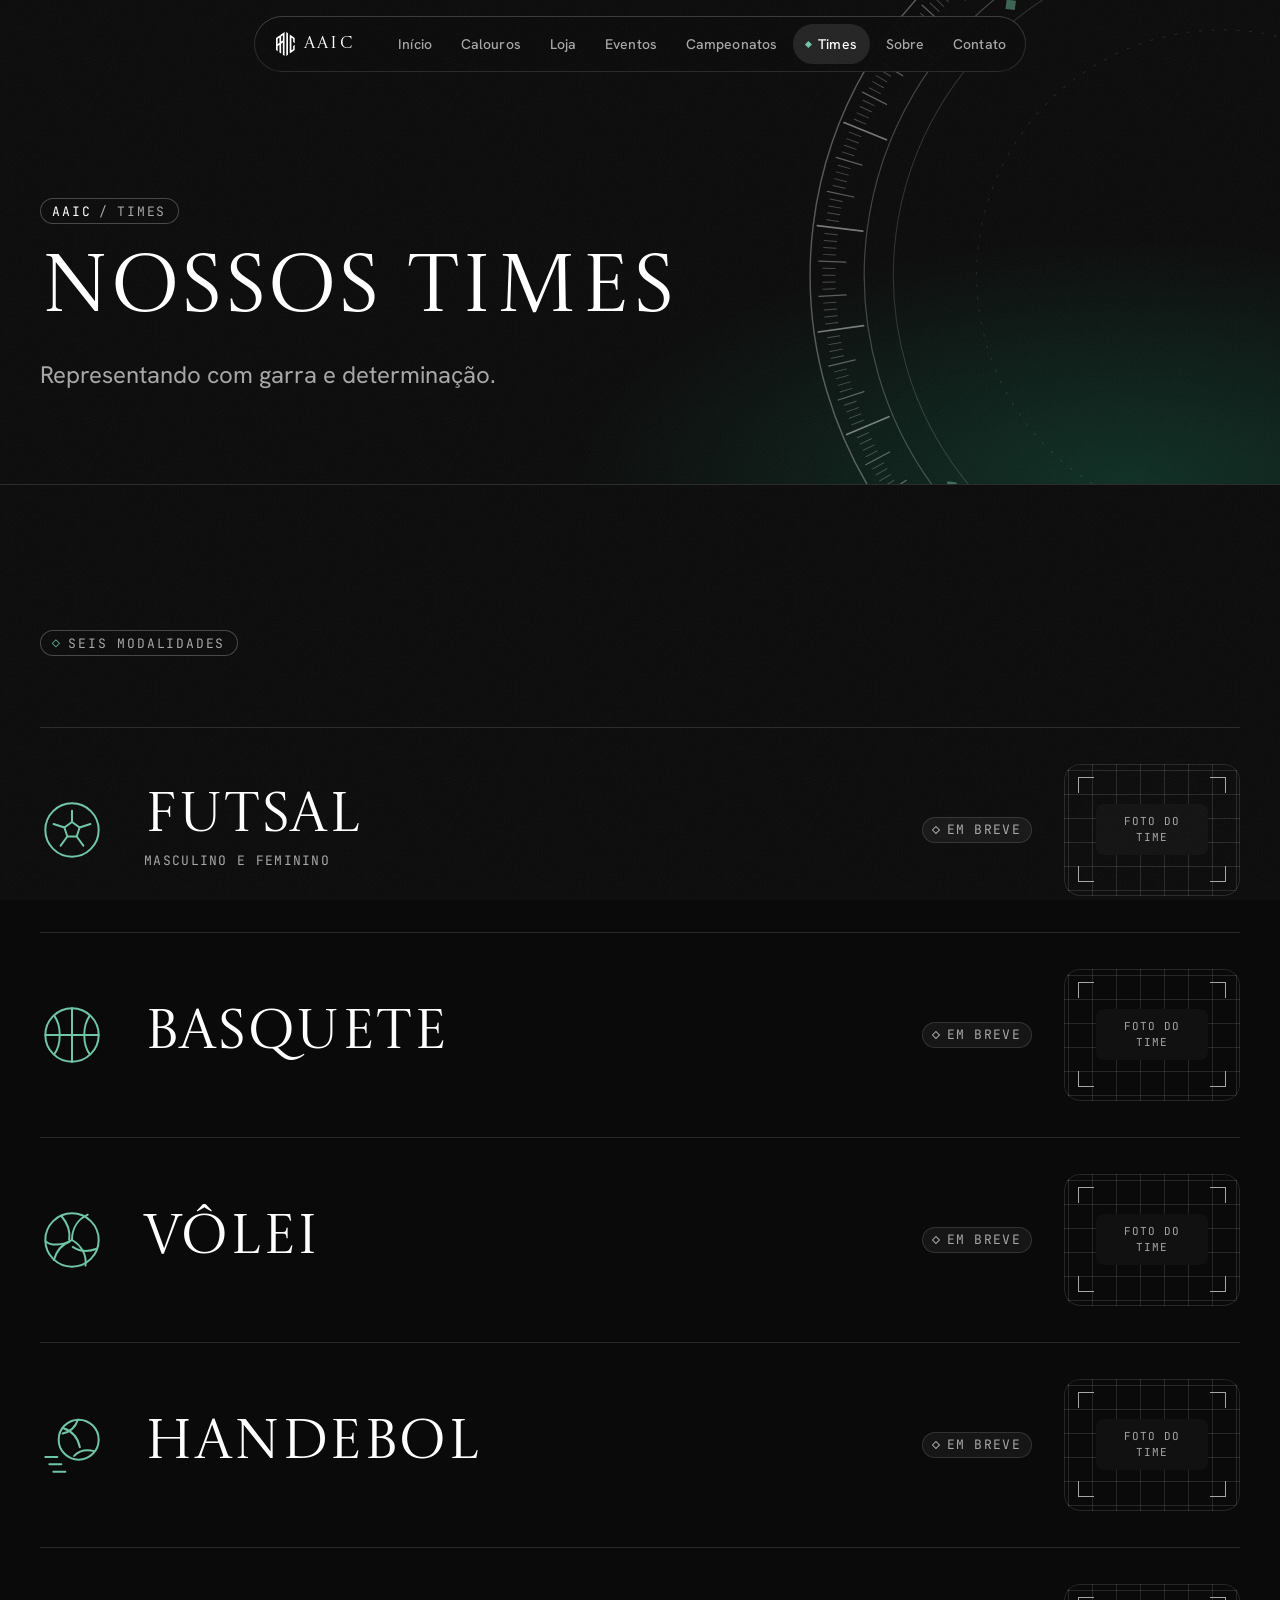
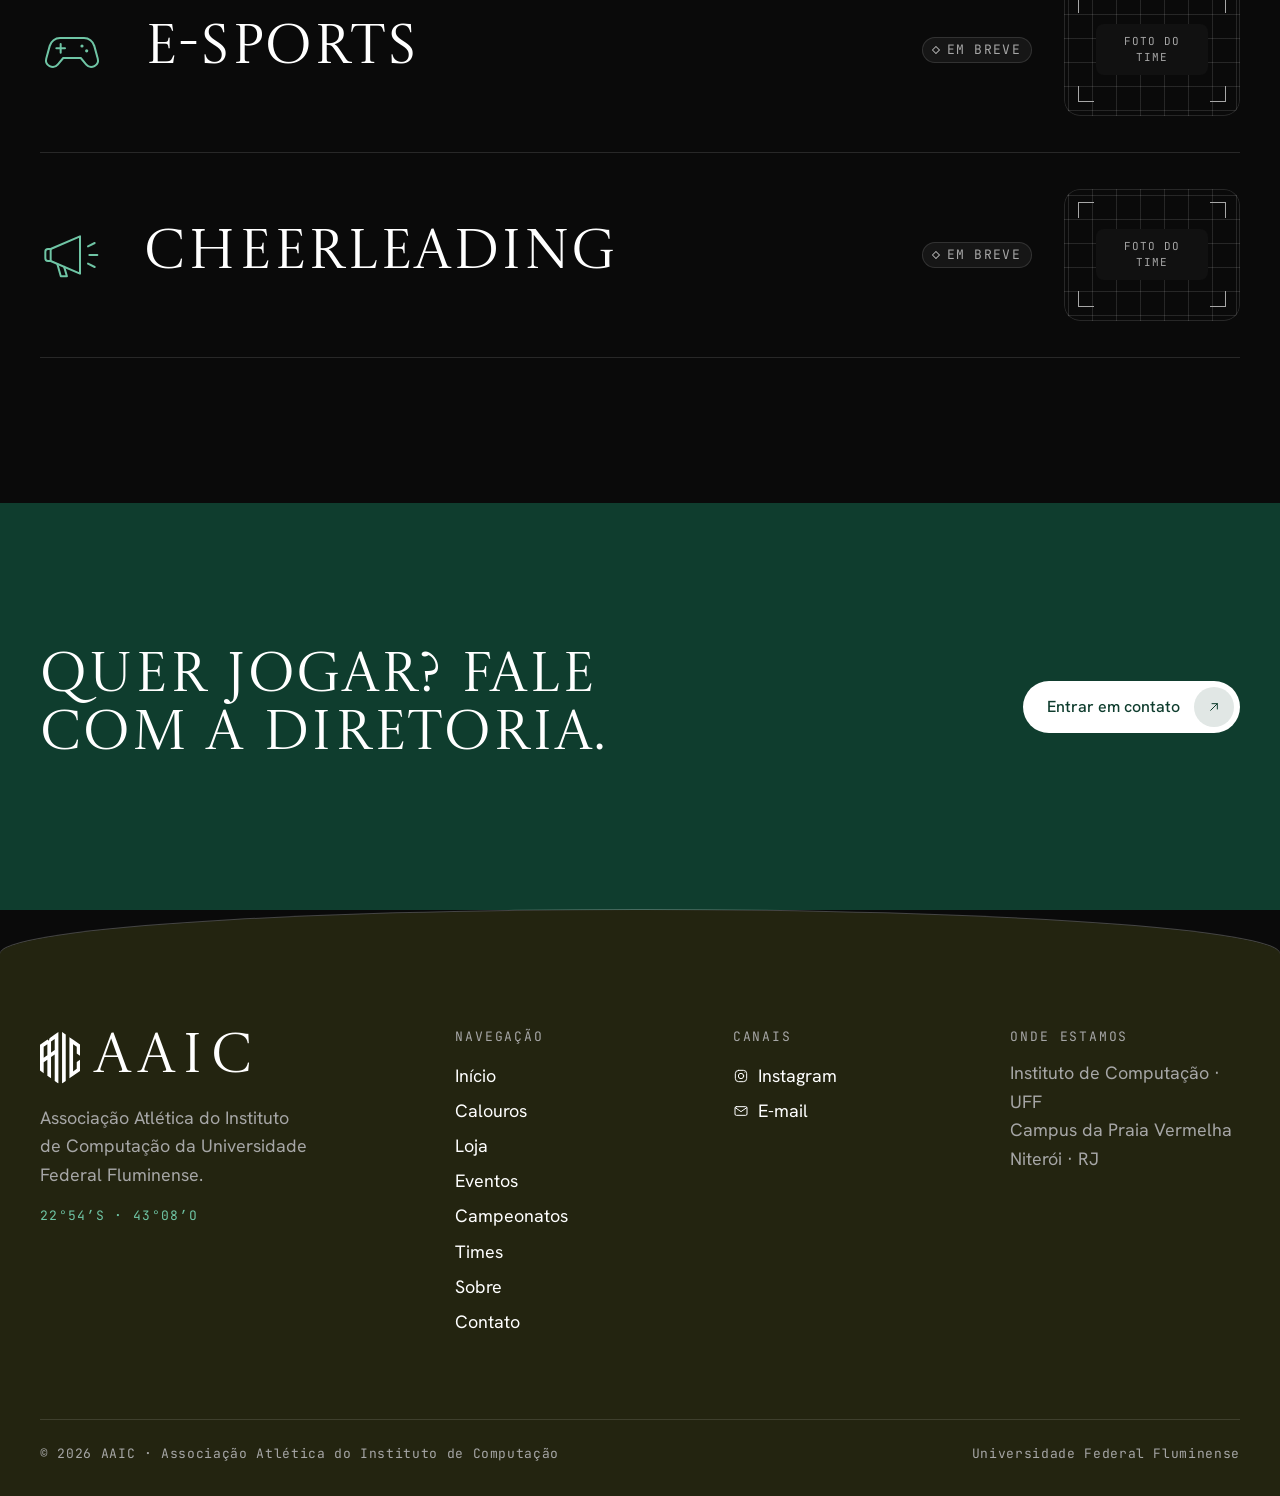
<file: times.html>
<!DOCTYPE html>
<html lang="pt-BR">
<head>
  <meta charset="utf-8">
  <meta name="viewport" content="width=device-width, initial-scale=1">
  <title>Times · AAIC UFF</title>
  <meta name="description" content="Futsal, basquete, vôlei, handebol, e-sports e cheerleading: as seis modalidades da Atlética do Instituto de Computação da UFF.">
  <link rel="canonical" href="https://aaic.com.br/times.html">
  <meta property="og:type" content="website">
  <meta property="og:site_name" content="AAIC UFF">
  <meta property="og:locale" content="pt_BR">
  <meta property="og:title" content="Times · AAIC UFF">
  <meta property="og:description" content="Futsal, basquete, vôlei, handebol, e-sports e cheerleading: as seis modalidades da Atlética do Instituto de Computação da UFF.">
  <meta property="og:url" content="https://aaic.com.br/times.html">
  <meta property="og:image" content="https://aaic.com.br/assets/img/og.jpg">
  <meta property="og:image:width" content="1200">
  <meta property="og:image:height" content="630">
  <meta property="og:image:alt" content="AAIC: Associação Atlética do Instituto de Computação da UFF, com Hipátia sobre o escudo com o monograma AAIC.">
  <meta name="twitter:card" content="summary_large_image">
  <meta name="theme-color" content="#0A0A0A">
  <link rel="icon" href="assets/favicon.png?v=20261022" type="image/png">
  <link rel="apple-touch-icon" href="assets/img/apple-touch-icon.png">
  <link rel="preload" href="assets/fonts/castoro-titling-latin.woff2" as="font" type="font/woff2" crossorigin>
  <link rel="preload" href="assets/fonts/hanken-grotesk-latin-var.woff2" as="font" type="font/woff2" crossorigin>
  <link rel="stylesheet" href="style.css?v=20261022">
  <script src="script.js?v=20261022" defer></script>
  <script type="application/ld+json">
  {
    "@context": "https://schema.org",
    "@type": "BreadcrumbList",
    "itemListElement": [
      {
        "@type": "ListItem",
        "position": 1,
        "name": "AAIC",
        "item": "https://aaic.com.br/"
      },
      {
        "@type": "ListItem",
        "position": 2,
        "name": "Times",
        "item": "https://aaic.com.br/times.html"
      }
    ]
  }
  </script>
</head>
<body class="page-times">
  <!-- chrome:nav -->
  <a class="skip-link" href="#conteudo">Pular para o conteúdo</a>
  <header class="site-nav" data-nav>
    <nav class="nav-island" aria-label="Principal">
      <a class="nav-brand" href="index.html">
        <svg class="nav-brand-mark" aria-hidden="true"><use href="assets/icons.svg?v=20261022#aaic-monograma"></use></svg>
        <span>AAIC</span>
        <span class="sr-only">— página inicial</span>
      </a>
      <button class="nav-toggle" type="button" aria-expanded="false" aria-controls="menu" aria-label="Menu" data-nav-toggle>
        <span class="nav-toggle-bar nav-toggle-bar--top" aria-hidden="true"></span>
        <span class="nav-toggle-bar nav-toggle-bar--bottom" aria-hidden="true"></span>
      </button>
      <div class="nav-panel" id="menu" data-nav-panel>
        <ul class="nav-links" role="list">
          <li class="nav-item"><a class="nav-link" href="index.html">Início</a></li>
          <li class="nav-item"><a class="nav-link" href="trotes.html">Calouros</a></li>
          <li class="nav-item"><a class="nav-link" href="loja.html">Loja</a></li>
          <li class="nav-item"><a class="nav-link" href="eventos.html">Eventos</a></li>
          <li class="nav-item"><a class="nav-link" href="campeonatos.html">Campeonatos</a></li>
          <li class="nav-item"><a class="nav-link" href="times.html" aria-current="page">Times</a></li>
          <li class="nav-item"><a class="nav-link" href="sobre.html">Sobre</a></li>
          <li class="nav-item"><a class="nav-link" href="contato.html">Contato</a></li>
        </ul>
        <div class="nav-panel-meta">
          <a class="nav-panel-link" href="https://www.instagram.com/atleticaicuff/" target="_blank" rel="noopener">@atleticaicuff<span class="sr-only"> (abre em nova aba)</span></a>
          <a class="nav-panel-link" href="mailto:diretoria@aaic.com.br">diretoria@aaic.com.br</a>
        </div>
      </div>
    </nav>
  </header>
  <!-- /chrome:nav -->

  <main id="conteudo" tabindex="-1">
    <header class="page-header">
      <div class="container page-header-inner">
        <p class="label"><a class="label-link" href="index.html">AAIC</a> <span aria-hidden="true">/</span> Times</p>
        <h1 class="page-title">Nossos times</h1>
        <p class="page-lede">Representando com garra e determinação.</p>
      </div>
    </header>

    <section class="section" aria-labelledby="modalidades-title">
      <div class="container">
        <div class="section-head">
          <!-- gerado:times-rotulo · edite dados/times.json e rode python3 ferramentas/gerar_conteudo.py -->
          <h2 class="label" id="modalidades-title"><span class="label-mark" aria-hidden="true">◇</span> Seis modalidades</h2>
          <!-- /gerado:times-rotulo -->
        </div>
        <ul class="team-list" role="list">
          <!-- gerado:times · edite dados/times.json e rode python3 ferramentas/gerar_conteudo.py -->
          <li class="team-row" data-reveal>
            <svg class="team-picto" aria-hidden="true"><use href="assets/icons.svg?v=20261022#p-futsal"></use></svg>
            <div class="team-head">
              <h3 class="team-name">Futsal</h3>
              <p class="team-meta">Masculino e feminino</p>
            </div>
            <span class="chip team-status">Em breve</span>
            <!-- TODO(identidade): foto do time de futsal (1600×1200). -->
            <div class="placeholder placeholder--landscape placeholder--compact team-photo" data-placeholder="time-futsal"><span class="placeholder-label">Foto do time</span></div>
          </li>
          <li class="team-row" data-reveal>
            <svg class="team-picto" aria-hidden="true"><use href="assets/icons.svg?v=20261022#p-basquete"></use></svg>
            <div class="team-head">
              <h3 class="team-name">Basquete</h3>
            </div>
            <span class="chip team-status">Em breve</span>
            <!-- TODO(identidade): foto do time de basquete (1600×1200). -->
            <div class="placeholder placeholder--landscape placeholder--compact team-photo" data-placeholder="time-basquete"><span class="placeholder-label">Foto do time</span></div>
          </li>
          <li class="team-row" data-reveal>
            <svg class="team-picto" aria-hidden="true"><use href="assets/icons.svg?v=20261022#p-volei"></use></svg>
            <div class="team-head">
              <h3 class="team-name">Vôlei</h3>
            </div>
            <span class="chip team-status">Em breve</span>
            <!-- TODO(identidade): foto do time de vôlei (1600×1200). -->
            <div class="placeholder placeholder--landscape placeholder--compact team-photo" data-placeholder="time-volei"><span class="placeholder-label">Foto do time</span></div>
          </li>
          <li class="team-row" data-reveal>
            <svg class="team-picto" aria-hidden="true"><use href="assets/icons.svg?v=20261022#p-handebol"></use></svg>
            <div class="team-head">
              <h3 class="team-name">Handebol</h3>
            </div>
            <span class="chip team-status">Em breve</span>
            <!-- TODO(identidade): foto do time de handebol (1600×1200). -->
            <div class="placeholder placeholder--landscape placeholder--compact team-photo" data-placeholder="time-handebol"><span class="placeholder-label">Foto do time</span></div>
          </li>
          <li class="team-row" data-reveal>
            <svg class="team-picto" aria-hidden="true"><use href="assets/icons.svg?v=20261022#p-esports"></use></svg>
            <div class="team-head">
              <h3 class="team-name">E-sports</h3>
            </div>
            <span class="chip team-status">Em breve</span>
            <!-- TODO(identidade): foto do time de e-sports (1600×1200). -->
            <div class="placeholder placeholder--landscape placeholder--compact team-photo" data-placeholder="time-esports"><span class="placeholder-label">Foto do time</span></div>
          </li>
          <li class="team-row" data-reveal>
            <svg class="team-picto" aria-hidden="true"><use href="assets/icons.svg?v=20261022#p-cheer"></use></svg>
            <div class="team-head">
              <h3 class="team-name">Cheerleading</h3>
            </div>
            <span class="chip team-status">Em breve</span>
            <!-- TODO(identidade): foto do time de cheerleading (1600×1200). -->
            <div class="placeholder placeholder--landscape placeholder--compact team-photo" data-placeholder="time-cheer"><span class="placeholder-label">Foto do time</span></div>
          </li>
          <!-- /gerado:times -->
        </ul>
      </div>
    </section>

    <section class="section section--green" aria-labelledby="jogar-title">
      <div class="container cta-band-inner">
        <h2 class="cta-band-title" id="jogar-title">Quer jogar? Fale com a diretoria.</h2>
        <a class="btn" href="contato.html">Entrar em contato<span class="btn-icon" aria-hidden="true"><svg class="icon icon--sm" aria-hidden="true"><use href="assets/icons.svg?v=20261022#i-arrow-up-right"></use></svg></span></a>
      </div>
    </section>
  </main>

  <!-- chrome:footer -->
  <footer class="site-footer">
    <div class="container">
      <div class="footer-grid">
        <div class="footer-brand">
          <a class="footer-wordmark" href="index.html"><svg class="footer-wordmark-mark" aria-hidden="true"><use href="assets/icons.svg?v=20261022#aaic-monograma"></use></svg>AAIC</a>
          <p class="footer-tagline">Associação Atlética do Instituto de Computação da Universidade Federal Fluminense.</p>
          <p class="footer-coords">22°54′S · 43°08′O</p>
        </div>
        <nav aria-label="Rodapé">
          <h2 class="footer-title">Navegação</h2>
          <ul class="footer-links" role="list">
            <li><a class="footer-link" href="index.html">Início</a></li>
            <li><a class="footer-link" href="trotes.html">Calouros</a></li>
            <li><a class="footer-link" href="loja.html">Loja</a></li>
            <li><a class="footer-link" href="eventos.html">Eventos</a></li>
            <li><a class="footer-link" href="campeonatos.html">Campeonatos</a></li>
            <li><a class="footer-link" href="times.html">Times</a></li>
            <li><a class="footer-link" href="sobre.html">Sobre</a></li>
            <li><a class="footer-link" href="contato.html">Contato</a></li>
          </ul>
        </nav>
        <div>
          <h2 class="footer-title">Canais</h2>
          <ul class="footer-links" role="list">
            <li><a class="footer-link" href="https://www.instagram.com/atleticaicuff/" target="_blank" rel="noopener"><svg class="icon icon--sm" aria-hidden="true"><use href="assets/icons.svg?v=20261022#i-instagram"></use></svg>Instagram<span class="sr-only"> (abre em nova aba)</span></a></li>
            <li><a class="footer-link" href="mailto:diretoria@aaic.com.br"><svg class="icon icon--sm" aria-hidden="true"><use href="assets/icons.svg?v=20261022#i-mail"></use></svg>E-mail</a></li>
            <!-- TODO(conteúdo): incluir Discord (convite), LinkedIn e outras redes quando houver links oficiais. -->
          </ul>
        </div>
        <div>
          <h2 class="footer-title">Onde estamos</h2>
          <address class="footer-text">Instituto de Computação · UFF<br>Campus da Praia Vermelha<br>Niterói · RJ</address>
        </div>
      </div>
      <div class="footer-bottom">
        <p>© <span data-year>2026</span> AAIC · Associação Atlética do Instituto de Computação</p>
        <p>Universidade Federal Fluminense</p>
      </div>
    </div>
  </footer>
  <!-- /chrome:footer -->
</body>
</html>
</file>
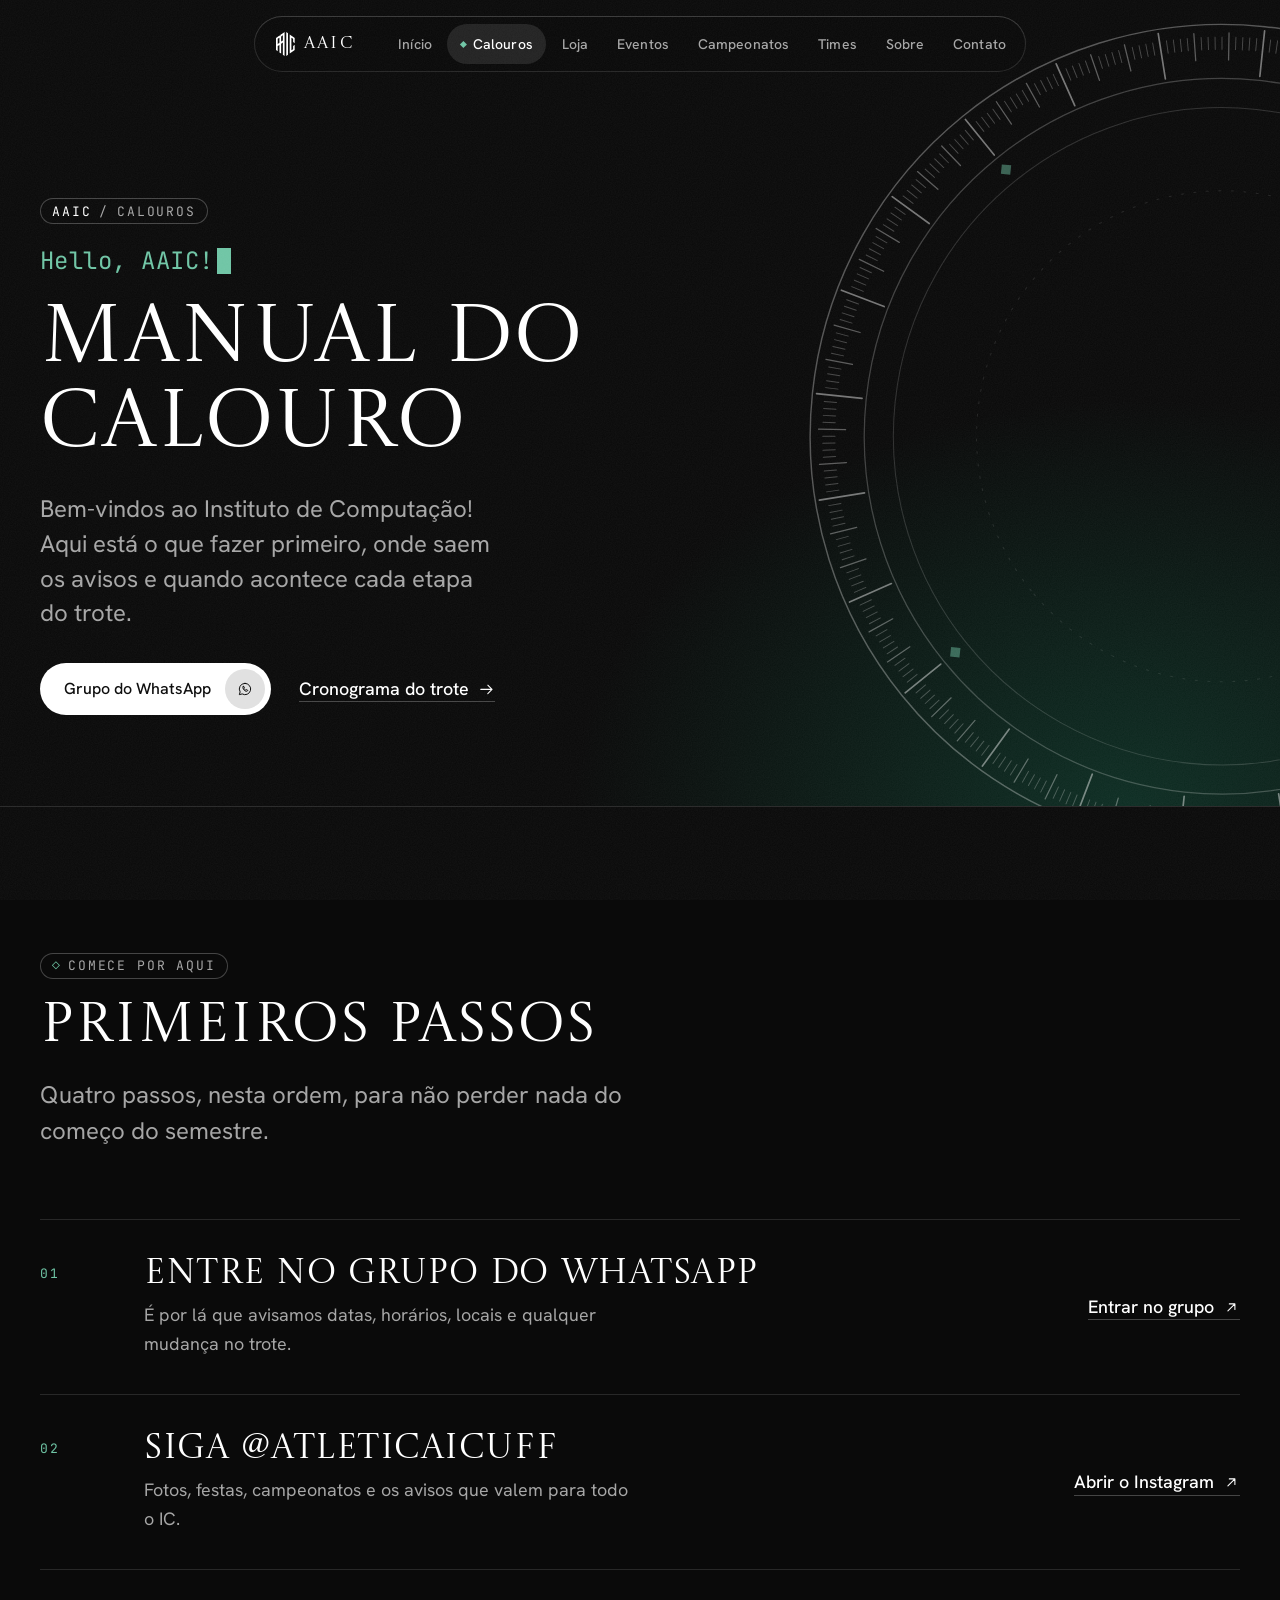
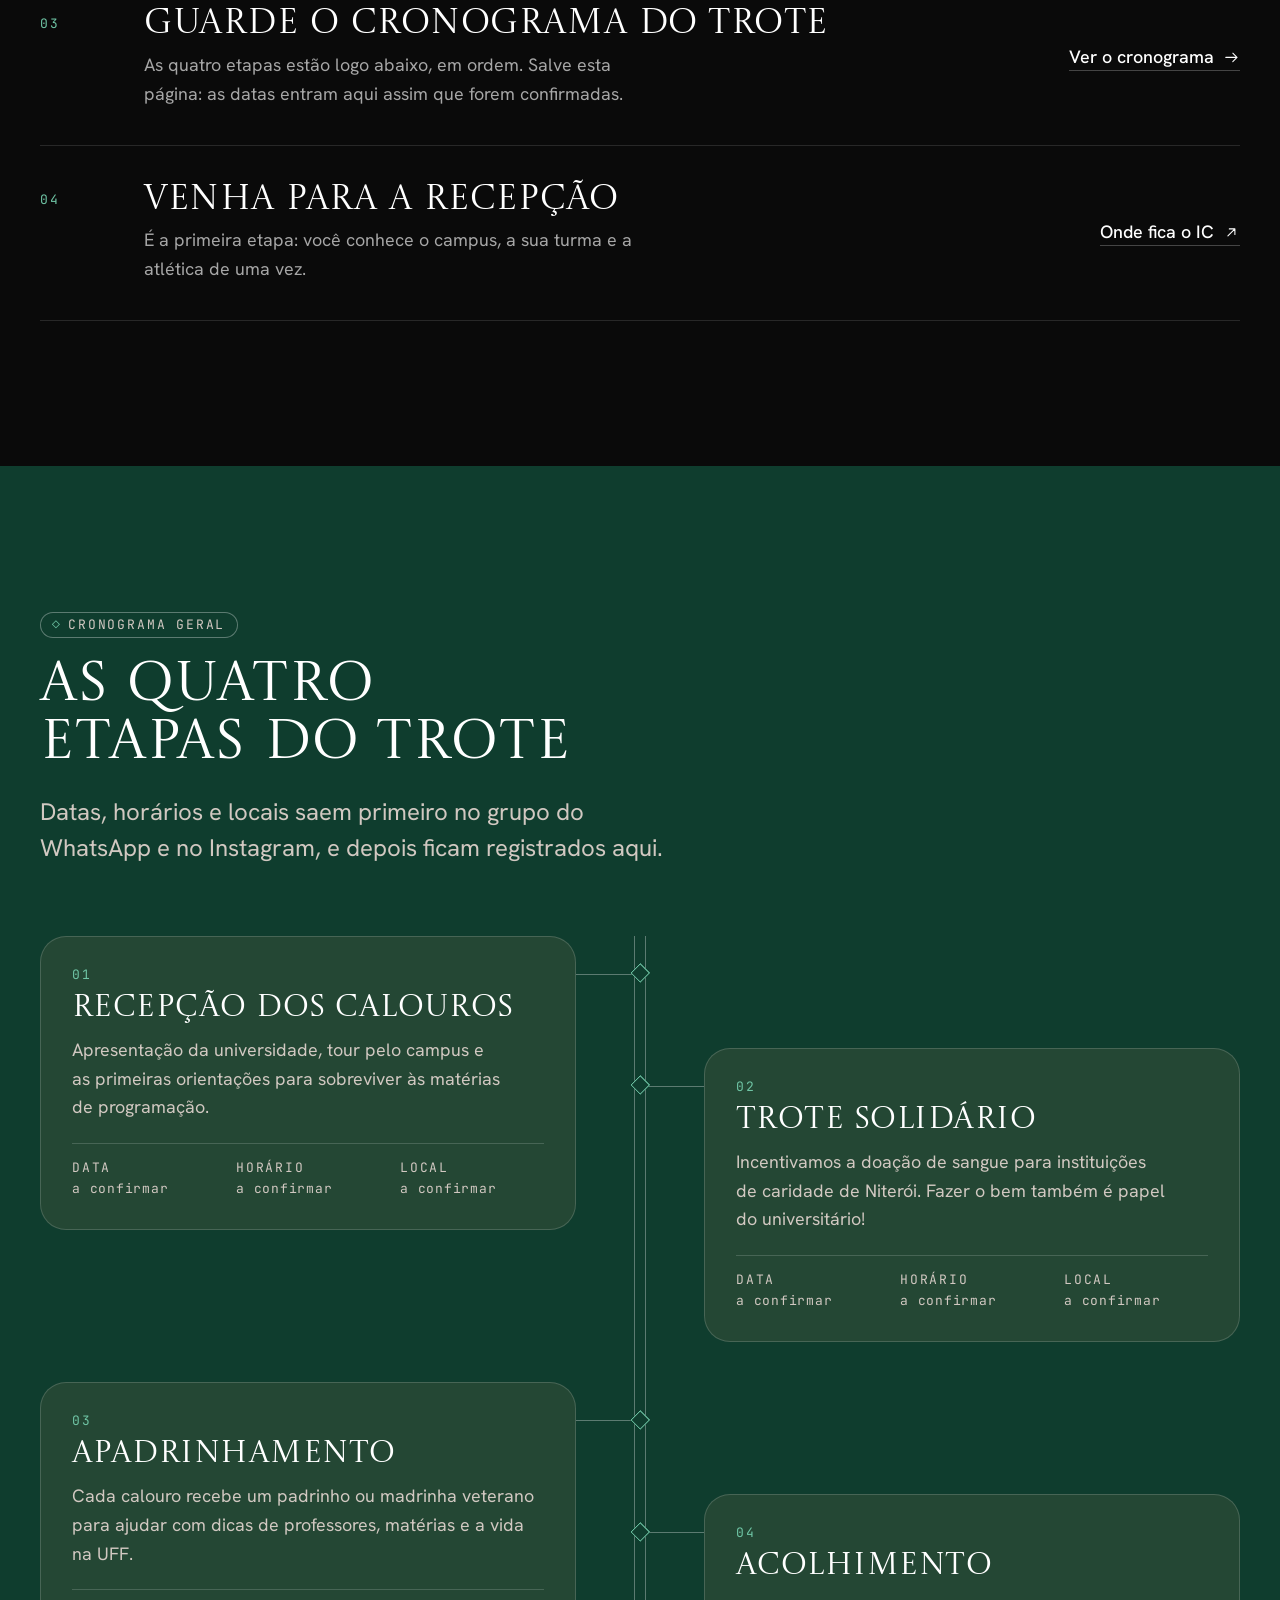
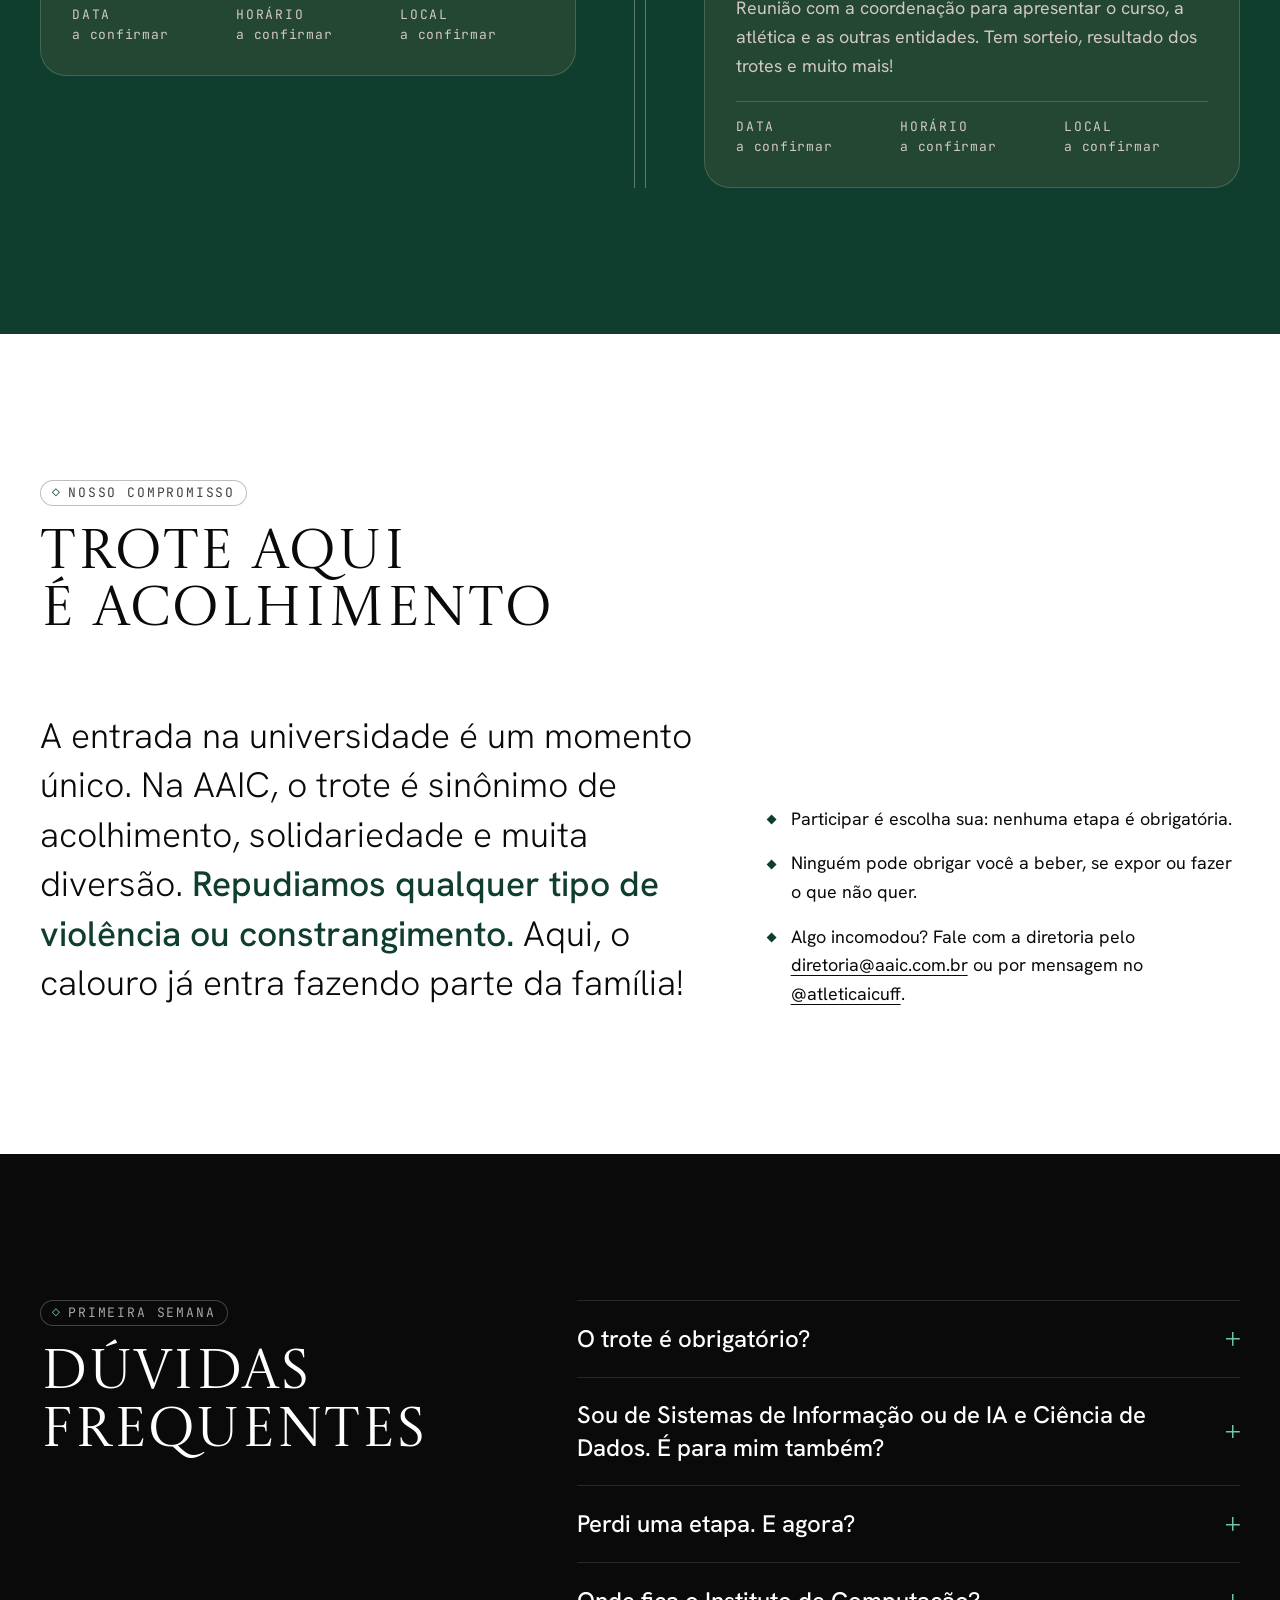
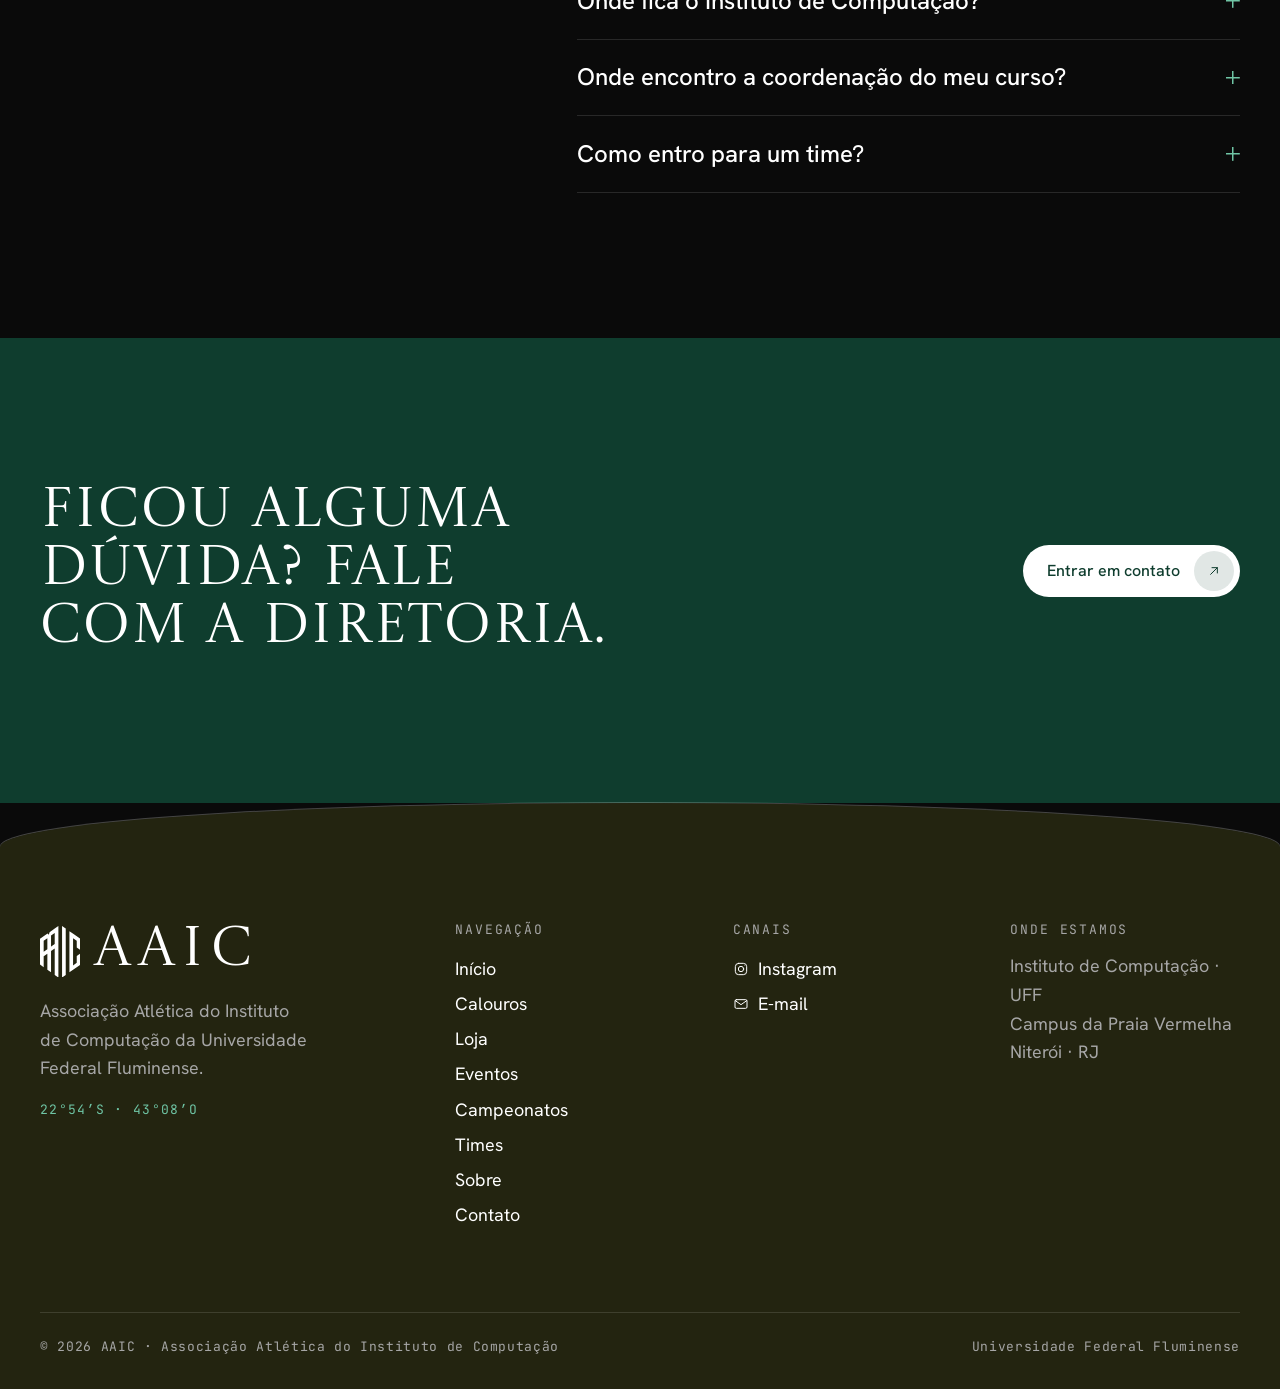
<file: trotes.html>
<!DOCTYPE html>
<html lang="pt-BR">
<head>
  <meta charset="utf-8">
  <meta name="viewport" content="width=device-width, initial-scale=1">
  <title>Manual do calouro de Ciência da Computação, Sistemas de Informação e IA da UFF · AAIC</title>
  <meta name="description" content="Manual do calouro de Ciência da Computação, Sistemas de Informação e IA e Ciência de Dados da UFF: primeiros passos, grupo de WhatsApp dos calouros e o cronograma do trote da AAIC.">
  <link rel="canonical" href="https://aaic.com.br/trotes.html">
  <meta property="og:type" content="website">
  <meta property="og:site_name" content="AAIC UFF">
  <meta property="og:locale" content="pt_BR">
  <meta property="og:title" content="Manual do calouro de Ciência da Computação, Sistemas de Informação e IA da UFF · AAIC">
  <meta property="og:description" content="Manual do calouro de Ciência da Computação, Sistemas de Informação e IA e Ciência de Dados da UFF: primeiros passos, grupo de WhatsApp dos calouros e o cronograma do trote da AAIC.">
  <meta property="og:url" content="https://aaic.com.br/trotes.html">
  <meta property="og:image" content="https://aaic.com.br/assets/img/og.jpg">
  <meta property="og:image:width" content="1200">
  <meta property="og:image:height" content="630">
  <meta property="og:image:alt" content="AAIC: Associação Atlética do Instituto de Computação da UFF, com Hipátia sobre o escudo com o monograma AAIC.">
  <meta name="twitter:card" content="summary_large_image">
  <meta name="theme-color" content="#0A0A0A">
  <link rel="icon" href="assets/favicon.png?v=20261022" type="image/png">
  <link rel="apple-touch-icon" href="assets/img/apple-touch-icon.png">
  <link rel="preload" href="assets/fonts/castoro-titling-latin.woff2" as="font" type="font/woff2" crossorigin>
  <link rel="preload" href="assets/fonts/hanken-grotesk-latin-var.woff2" as="font" type="font/woff2" crossorigin>
  <link rel="stylesheet" href="style.css?v=20261022">
  <script src="script.js?v=20261022" defer></script>
  <script type="application/ld+json">
  {
    "@context": "https://schema.org",
    "@type": "BreadcrumbList",
    "itemListElement": [
      {
        "@type": "ListItem",
        "position": 1,
        "name": "AAIC",
        "item": "https://aaic.com.br/"
      },
      {
        "@type": "ListItem",
        "position": 2,
        "name": "Calouros",
        "item": "https://aaic.com.br/trotes.html"
      }
    ]
  }
  </script>
</head>
<body class="page-trotes">
  <!-- chrome:nav -->
  <a class="skip-link" href="#conteudo">Pular para o conteúdo</a>
  <header class="site-nav" data-nav>
    <nav class="nav-island" aria-label="Principal">
      <a class="nav-brand" href="index.html">
        <svg class="nav-brand-mark" aria-hidden="true"><use href="assets/icons.svg?v=20261022#aaic-monograma"></use></svg>
        <span>AAIC</span>
        <span class="sr-only">— página inicial</span>
      </a>
      <button class="nav-toggle" type="button" aria-expanded="false" aria-controls="menu" aria-label="Menu" data-nav-toggle>
        <span class="nav-toggle-bar nav-toggle-bar--top" aria-hidden="true"></span>
        <span class="nav-toggle-bar nav-toggle-bar--bottom" aria-hidden="true"></span>
      </button>
      <div class="nav-panel" id="menu" data-nav-panel>
        <ul class="nav-links" role="list">
          <li class="nav-item"><a class="nav-link" href="index.html">Início</a></li>
          <li class="nav-item"><a class="nav-link" href="trotes.html" aria-current="page">Calouros</a></li>
          <li class="nav-item"><a class="nav-link" href="loja.html">Loja</a></li>
          <li class="nav-item"><a class="nav-link" href="eventos.html">Eventos</a></li>
          <li class="nav-item"><a class="nav-link" href="campeonatos.html">Campeonatos</a></li>
          <li class="nav-item"><a class="nav-link" href="times.html">Times</a></li>
          <li class="nav-item"><a class="nav-link" href="sobre.html">Sobre</a></li>
          <li class="nav-item"><a class="nav-link" href="contato.html">Contato</a></li>
        </ul>
        <div class="nav-panel-meta">
          <a class="nav-panel-link" href="https://www.instagram.com/atleticaicuff/" target="_blank" rel="noopener">@atleticaicuff<span class="sr-only"> (abre em nova aba)</span></a>
          <a class="nav-panel-link" href="mailto:diretoria@aaic.com.br">diretoria@aaic.com.br</a>
        </div>
      </div>
    </nav>
  </header>
  <!-- /chrome:nav -->

  <main id="conteudo" tabindex="-1">
    <header class="page-header">
      <div class="container page-header-inner">
        <p class="label"><a class="label-link" href="index.html">AAIC</a> <span aria-hidden="true">/</span> Calouros</p>
        <p class="calouro-hello" aria-hidden="true">Hello, AAIC!</p>
        <h1 class="page-title">Manual do calouro</h1>
        <p class="page-lede">Bem-vindos ao Instituto de Computação! Aqui está o que fazer primeiro, onde saem os avisos e quando acontece cada etapa do trote.</p>
        <div class="calouro-actions">
          <a class="btn" href="https://chat.whatsapp.com/KdtdX7mUdUk57aZ0wfqOug?s=cl&amp;p=a&amp;mlu=0" target="_blank" rel="noopener">Grupo do WhatsApp<span class="sr-only"> (abre em nova aba)</span><span class="btn-icon" aria-hidden="true"><svg class="icon icon--sm" aria-hidden="true"><use href="assets/icons.svg?v=20261022#i-whatsapp"></use></svg></span></a>
          <a class="link-arrow" href="#cronograma">Cronograma do trote<svg class="icon" aria-hidden="true"><use href="assets/icons.svg?v=20261022#i-arrow-right"></use></svg></a>
        </div>
      </div>
    </header>

    <section class="section" aria-labelledby="passos-title">
      <div class="container">
        <div class="section-head">
          <p class="label"><span class="label-mark" aria-hidden="true">◇</span> Comece por aqui</p>
          <h2 class="section-title" id="passos-title">Primeiros passos</h2>
          <p class="section-lede">Quatro passos, nesta ordem, para não perder nada do começo do semestre.</p>
        </div>
        <ol class="first-steps" role="list">
          <li class="first-step" data-reveal>
            <span class="first-step-index" aria-hidden="true">01</span>
            <div class="first-step-body">
              <h3 class="first-step-title">Entre no grupo do WhatsApp</h3>
              <p class="first-step-text">É por lá que avisamos datas, horários, locais e qualquer mudança no trote.</p>
            </div>
            <a class="link-arrow first-step-action" href="https://chat.whatsapp.com/KdtdX7mUdUk57aZ0wfqOug?s=cl&amp;p=a&amp;mlu=0" target="_blank" rel="noopener">Entrar no grupo<span class="sr-only"> (abre em nova aba)</span><svg class="icon" aria-hidden="true"><use href="assets/icons.svg?v=20261022#i-arrow-up-right"></use></svg></a>
          </li>
          <li class="first-step" data-reveal>
            <span class="first-step-index" aria-hidden="true">02</span>
            <div class="first-step-body">
              <h3 class="first-step-title">Siga @atleticaicuff</h3>
              <p class="first-step-text">Fotos, festas, campeonatos e os avisos que valem para todo o IC.</p>
            </div>
            <a class="link-arrow first-step-action" href="https://www.instagram.com/atleticaicuff/" target="_blank" rel="noopener">Abrir o Instagram<span class="sr-only"> (abre em nova aba)</span><svg class="icon" aria-hidden="true"><use href="assets/icons.svg?v=20261022#i-arrow-up-right"></use></svg></a>
          </li>
          <li class="first-step" data-reveal>
            <span class="first-step-index" aria-hidden="true">03</span>
            <div class="first-step-body">
              <h3 class="first-step-title">Guarde o cronograma do trote</h3>
              <p class="first-step-text">As quatro etapas estão logo abaixo, em ordem. Salve esta página: as datas entram aqui assim que forem confirmadas.</p>
            </div>
            <a class="link-arrow first-step-action" href="#cronograma">Ver o cronograma<svg class="icon" aria-hidden="true"><use href="assets/icons.svg?v=20261022#i-arrow-right"></use></svg></a>
          </li>
          <li class="first-step" data-reveal>
            <span class="first-step-index" aria-hidden="true">04</span>
            <div class="first-step-body">
              <h3 class="first-step-title">Venha para a recepção</h3>
              <p class="first-step-text">É a primeira etapa: você conhece o campus, a sua turma e a atlética de uma vez.</p>
            </div>
            <a class="link-arrow first-step-action" href="https://www.google.com/maps/search/?api=1&amp;query=Instituto%20de%20Computa%C3%A7%C3%A3o%20UFF%20Niter%C3%B3i" target="_blank" rel="noopener">Onde fica o IC<span class="sr-only"> (abre o mapa em nova aba)</span><svg class="icon" aria-hidden="true"><use href="assets/icons.svg?v=20261022#i-arrow-up-right"></use></svg></a>
          </li>
        </ol>
      </div>
    </section>

    <section class="section section--green" id="cronograma" aria-labelledby="cronograma-title">
      <div class="container">
        <div class="section-head">
          <p class="label"><span class="label-mark" aria-hidden="true">◇</span> Cronograma geral</p>
          <h2 class="section-title" id="cronograma-title">As quatro etapas do trote</h2>
          <p class="section-lede">Datas, horários e locais saem primeiro no grupo do WhatsApp e no Instagram, e depois ficam registrados aqui.</p>
        </div>
        <!-- TODO(conteúdo): preencher data, horário e local de cada etapa. Com a data, use
             <time datetime="AAAA-MM-DD">dd/mm</time> dentro do <dd> e apague o atributo data-pending dele. -->
        <ol class="trote-path" role="list">
          <li class="trote-step" data-reveal>
            <span class="trote-step-index" aria-hidden="true">01</span>
            <h3 class="trote-step-title">Recepção dos calouros</h3>
            <p class="trote-step-text">Apresentação da universidade, tour pelo campus e as primeiras orientações para sobreviver às matérias de programação.</p>
            <dl class="trote-step-meta">
              <div class="trote-step-fact"><dt class="trote-step-label">Data</dt><dd class="trote-step-value" data-pending>a confirmar</dd></div>
              <div class="trote-step-fact"><dt class="trote-step-label">Horário</dt><dd class="trote-step-value" data-pending>a confirmar</dd></div>
              <div class="trote-step-fact"><dt class="trote-step-label">Local</dt><dd class="trote-step-value" data-pending>a confirmar</dd></div>
            </dl>
          </li>
          <li class="trote-step" data-reveal>
            <span class="trote-step-index" aria-hidden="true">02</span>
            <h3 class="trote-step-title">Trote solidário</h3>
            <p class="trote-step-text">Incentivamos a doação de sangue para instituições de caridade de Niterói. Fazer o bem também é papel do universitário!</p>
            <dl class="trote-step-meta">
              <div class="trote-step-fact"><dt class="trote-step-label">Data</dt><dd class="trote-step-value" data-pending>a confirmar</dd></div>
              <div class="trote-step-fact"><dt class="trote-step-label">Horário</dt><dd class="trote-step-value" data-pending>a confirmar</dd></div>
              <div class="trote-step-fact"><dt class="trote-step-label">Local</dt><dd class="trote-step-value" data-pending>a confirmar</dd></div>
            </dl>
          </li>
          <li class="trote-step" data-reveal>
            <span class="trote-step-index" aria-hidden="true">03</span>
            <h3 class="trote-step-title">Apadrinhamento</h3>
            <p class="trote-step-text">Cada calouro recebe um padrinho ou madrinha veterano para ajudar com dicas de professores, matérias e a vida na UFF.</p>
            <dl class="trote-step-meta">
              <div class="trote-step-fact"><dt class="trote-step-label">Data</dt><dd class="trote-step-value" data-pending>a confirmar</dd></div>
              <div class="trote-step-fact"><dt class="trote-step-label">Horário</dt><dd class="trote-step-value" data-pending>a confirmar</dd></div>
              <div class="trote-step-fact"><dt class="trote-step-label">Local</dt><dd class="trote-step-value" data-pending>a confirmar</dd></div>
            </dl>
          </li>
          <li class="trote-step" data-reveal>
            <span class="trote-step-index" aria-hidden="true">04</span>
            <h3 class="trote-step-title">Acolhimento</h3>
            <p class="trote-step-text">Reunião com a coordenação para apresentar o curso, a atlética e as outras entidades. Tem sorteio, resultado dos trotes e muito mais!</p>
            <dl class="trote-step-meta">
              <div class="trote-step-fact"><dt class="trote-step-label">Data</dt><dd class="trote-step-value" data-pending>a confirmar</dd></div>
              <div class="trote-step-fact"><dt class="trote-step-label">Horário</dt><dd class="trote-step-value" data-pending>a confirmar</dd></div>
              <div class="trote-step-fact"><dt class="trote-step-label">Local</dt><dd class="trote-step-value" data-pending>a confirmar</dd></div>
            </dl>
          </li>
        </ol>
      </div>
    </section>

    <section class="section section--light" aria-labelledby="compromisso-title">
      <div class="container">
        <div class="section-head">
          <p class="label"><span class="label-mark" aria-hidden="true">◇</span> Nosso compromisso</p>
          <h2 class="section-title" id="compromisso-title">Trote aqui é acolhimento</h2>
        </div>
        <div class="calouro-pledge">
          <p class="trotes-manifesto">A entrada na universidade é um momento único. Na AAIC, o trote é sinônimo de acolhimento, solidariedade e muita diversão. <strong>Repudiamos qualquer tipo de violência ou constrangimento.</strong> Aqui, o calouro já entra fazendo parte da família!</p>
          <!-- TODO(conteúdo): regras redigidas a partir do texto acima; revisar com a diretoria. -->
          <ul class="calouro-rules" role="list">
            <li class="calouro-rule">Participar é escolha sua: nenhuma etapa é obrigatória.</li>
            <li class="calouro-rule">Ninguém pode obrigar você a beber, se expor ou fazer o que não quer.</li>
            <li class="calouro-rule">Algo incomodou? Fale com a diretoria pelo <a href="mailto:diretoria@aaic.com.br">diretoria@aaic.com.br</a> ou por mensagem no <a href="https://www.instagram.com/atleticaicuff/" target="_blank" rel="noopener">@atleticaicuff<span class="sr-only"> (abre em nova aba)</span></a>.</li>
          </ul>
        </div>
      </div>
    </section>

    <section class="section" aria-labelledby="duvidas-title">
      <div class="container faq-grid">
        <div class="section-head faq-head">
          <p class="label"><span class="label-mark" aria-hidden="true">◇</span> Primeira semana</p>
          <h2 class="section-title" id="duvidas-title">Dúvidas frequentes</h2>
        </div>
        <!-- TODO(conteúdo): respostas provisórias; revisar com a diretoria. -->
        <div class="faq">
          <details class="faq-item">
            <summary class="faq-question">O trote é obrigatório?</summary>
            <p class="faq-answer">Não. Todas as etapas são abertas e você participa do que quiser.</p>
          </details>
          <details class="faq-item">
            <summary class="faq-question">Sou de Sistemas de Informação ou de IA e Ciência de Dados. É para mim também?</summary>
            <p class="faq-answer">É. A AAIC é uma só atlética para todos os cursos do Instituto de Computação: Ciência da Computação, Sistemas de Informação e IA e Ciência de Dados.</p>
          </details>
          <details class="faq-item">
            <summary class="faq-question">Perdi uma etapa. E agora?</summary>
            <p class="faq-answer">Sem problema: as outras etapas continuam abertas para você. Acompanhe os avisos no grupo do WhatsApp e no Instagram.</p>
          </details>
          <details class="faq-item">
            <summary class="faq-question">Onde fica o Instituto de Computação?</summary>
            <p class="faq-answer">No Campus da Praia Vermelha, em Niterói. <a href="https://www.google.com/maps/search/?api=1&amp;query=Instituto%20de%20Computa%C3%A7%C3%A3o%20UFF%20Niter%C3%B3i" target="_blank" rel="noopener">Abrir no mapa<span class="sr-only"> (abre em nova aba)</span></a>.</p>
          </details>
          <details class="faq-item">
            <summary class="faq-question">Onde encontro a coordenação do meu curso?</summary>
            <p class="faq-answer">No site do Instituto de Computação, <a href="https://www.ic.uff.br/" target="_blank" rel="noopener">ic.uff.br<span class="sr-only"> (abre em nova aba)</span></a>. A coordenação também aparece na etapa de acolhimento.</p>
          </details>
          <details class="faq-item">
            <summary class="faq-question">Como entro para um time?</summary>
            <p class="faq-answer">Veja as seis modalidades na página <a href="times.html">Times</a> e fale com a diretoria.</p>
          </details>
        </div>
      </div>
    </section>

    <section class="section section--green" aria-labelledby="ajuda-title">
      <div class="container cta-band-inner">
        <h2 class="cta-band-title" id="ajuda-title">Ficou alguma dúvida? Fale com a diretoria.</h2>
        <a class="btn" href="contato.html">Entrar em contato<span class="btn-icon" aria-hidden="true"><svg class="icon icon--sm" aria-hidden="true"><use href="assets/icons.svg?v=20261022#i-arrow-up-right"></use></svg></span></a>
      </div>
    </section>
  </main>

  <!-- chrome:footer -->
  <footer class="site-footer">
    <div class="container">
      <div class="footer-grid">
        <div class="footer-brand">
          <a class="footer-wordmark" href="index.html"><svg class="footer-wordmark-mark" aria-hidden="true"><use href="assets/icons.svg?v=20261022#aaic-monograma"></use></svg>AAIC</a>
          <p class="footer-tagline">Associação Atlética do Instituto de Computação da Universidade Federal Fluminense.</p>
          <p class="footer-coords">22°54′S · 43°08′O</p>
        </div>
        <nav aria-label="Rodapé">
          <h2 class="footer-title">Navegação</h2>
          <ul class="footer-links" role="list">
            <li><a class="footer-link" href="index.html">Início</a></li>
            <li><a class="footer-link" href="trotes.html">Calouros</a></li>
            <li><a class="footer-link" href="loja.html">Loja</a></li>
            <li><a class="footer-link" href="eventos.html">Eventos</a></li>
            <li><a class="footer-link" href="campeonatos.html">Campeonatos</a></li>
            <li><a class="footer-link" href="times.html">Times</a></li>
            <li><a class="footer-link" href="sobre.html">Sobre</a></li>
            <li><a class="footer-link" href="contato.html">Contato</a></li>
          </ul>
        </nav>
        <div>
          <h2 class="footer-title">Canais</h2>
          <ul class="footer-links" role="list">
            <li><a class="footer-link" href="https://www.instagram.com/atleticaicuff/" target="_blank" rel="noopener"><svg class="icon icon--sm" aria-hidden="true"><use href="assets/icons.svg?v=20261022#i-instagram"></use></svg>Instagram<span class="sr-only"> (abre em nova aba)</span></a></li>
            <li><a class="footer-link" href="mailto:diretoria@aaic.com.br"><svg class="icon icon--sm" aria-hidden="true"><use href="assets/icons.svg?v=20261022#i-mail"></use></svg>E-mail</a></li>
            <!-- TODO(conteúdo): incluir Discord (convite), LinkedIn e outras redes quando houver links oficiais. -->
          </ul>
        </div>
        <div>
          <h2 class="footer-title">Onde estamos</h2>
          <address class="footer-text">Instituto de Computação · UFF<br>Campus da Praia Vermelha<br>Niterói · RJ</address>
        </div>
      </div>
      <div class="footer-bottom">
        <p>© <span data-year>2026</span> AAIC · Associação Atlética do Instituto de Computação</p>
        <p>Universidade Federal Fluminense</p>
      </div>
    </div>
  </footer>
  <!-- /chrome:footer -->
</body>
</html>
</file>
<file: style.css>
/* =============================================================================
   AAIC · UFF — folha de estilo única
   -----------------------------------------------------------------------------
   Ordem: camadas · fontes · tokens (IDENTIDADE no topo) · reset · base
          · componentes · chrome (nav e rodapé) · páginas · utilitários.

   Convenções
   - Classes simples "bloco-parte" e variantes "bloco--variante" (ex.: .team-row).
   - Estado por atributo (aria-expanded, aria-current, data-*). Exceções: as classes de
     revelação (reveal-ready, is-visible) e as do SVG que o astrolabio.js gera.
   - Sem IDs e sem style inline. Um seletor não entra nas partes de outro bloco.
   - Cores SEMPRE por token. Para trocar a identidade, edite só o bloco IDENTIDADE.
   - Os tokens semânticos (--bg, --text, --accent, --line…) são redefinidos por
     seção (.section--light, .section--green), então os componentes funcionam
     sobre qualquer fundo sem variantes duplicadas.
   ========================================================================== */

@layer reset, base, components, chrome, pages, utilities;


/* ── Fontes self-hosted (OFL; licenças em assets/fonts/OFL-*.txt) ────────────
   TODO(identidade): tipografia provisória. Para trocar, substitua os arquivos
   e os nomes abaixo e em --font-display / --font-text / --font-mono.        */
@font-face {
  font-family: "Castoro Titling";
  src: url("assets/fonts/castoro-titling-latin.woff2") format("woff2");
  font-weight: 400;
  font-style: normal;
  font-display: swap;
  unicode-range: U+0000-00FF, U+0131, U+0152-0153, U+02BB-02BC, U+02C6, U+02DA, U+02DC, U+0304, U+0308, U+0329, U+2000-206F, U+20AC, U+2122, U+2191, U+2193, U+2212, U+2215, U+FEFF, U+FFFD;
}

@font-face {
  font-family: "Hanken Grotesk";
  src: url("assets/fonts/hanken-grotesk-latin-var.woff2") format("woff2");
  font-weight: 300 800;
  font-style: normal;
  font-display: swap;
  unicode-range: U+0000-00FF, U+0131, U+0152-0153, U+02BB-02BC, U+02C6, U+02DA, U+02DC, U+0304, U+0308, U+0329, U+2000-206F, U+20AC, U+2122, U+2191, U+2193, U+2212, U+2215, U+FEFF, U+FFFD;
}

@font-face {
  font-family: "JetBrains Mono";
  src: url("assets/fonts/jetbrains-mono-latin-400.woff2") format("woff2");
  font-weight: 400;
  font-style: normal;
  font-display: swap;
  unicode-range: U+0000-00FF, U+0131, U+0152-0153, U+02BB-02BC, U+02C6, U+02DA, U+02DC, U+0304, U+0308, U+0329, U+2000-206F, U+20AC, U+2122, U+2191, U+2193, U+2212, U+2215, U+FEFF, U+FFFD;
}

/* Operadores e símbolos (∀ ∃ ∄ ∈ ◇ ▽ → λ π…): subset mínimo do JetBrains Mono.
   Atenção: a fonte NÃO tem ∇ ∴ ∵ ∎ (cairiam em fonte do sistema); a marca provisória usa ▽. */
@font-face {
  font-family: "JetBrains Mono";
  src: url("assets/fonts/jetbrains-mono-symbols-400.woff2") format("woff2");
  font-weight: 400;
  font-style: normal;
  font-display: swap;
  unicode-range: U+0394, U+03A3, U+03BB, U+03C0, U+2190, U+2192, U+2197-2198, U+2200, U+2203, U+2208-2209, U+221E, U+2248, U+2260, U+2264-2265, U+25B3, U+25BD, U+25C6-25C7;
}


/* ── Tokens ─────────────────────────────────────────────────────────────── */
:root {
  /* ══ IDENTIDADE ════════════════════════════════════════════════════════
     Paleta oficial da AAIC (kit de branding, 13/10/2026). O cinza claro #D9D9D9
     não tem token próprio: os tons intermediários do site derivam destas 3 linhas. */
  --brand-black: #0A0A0A;
  --brand-green: #0F3D2E;
  --brand-white: #FFFFFF;

  /* TODO(identidade): famílias provisórias (ver @font-face acima). */
  --font-display: "Castoro Titling", "Iowan Old Style", "Palatino Linotype", Georgia, serif;
  --font-text: "Hanken Grotesk", ui-sans-serif, system-ui, -apple-system, "Segoe UI", sans-serif;
  --font-mono: "JetBrains Mono", ui-monospace, "SF Mono", "Cascadia Mono", Menlo, Consolas, monospace;
  /* ════════════════════════════════════════════════════════════════════ */

  color-scheme: dark;

  /* Derivados da marca — não editar à mão.
     O verde-escuro puro reprova como texto sobre preto (1,6:1): ele é usado
     só em planos. Para texto, links e foco usa-se --green-bright.          */
  --green-bright: #6FC5A5; /* valor calculado; recalculado no @supports abaixo */
  --green-deep: color-mix(in oklch, var(--brand-green) 60%, var(--brand-black));
  --green-night: color-mix(in oklch, var(--brand-green) 26%, var(--brand-black));

  /* Semânticos (redefinidos nas seções claras e verdes) */
  --bg: var(--brand-black);
  --text: var(--brand-white);
  --text-muted: color-mix(in oklch, var(--brand-white) 68%, var(--brand-black));
  --accent: var(--green-bright);
  --line: color-mix(in oklch, var(--brand-white) 12%, transparent);
  --line-strong: color-mix(in oklch, var(--brand-white) 24%, transparent);
  --wash: color-mix(in oklch, var(--brand-white) 5%, transparent);
  --wash-strong: color-mix(in oklch, var(--brand-white) 10%, transparent);
  --surface: color-mix(in oklch, var(--brand-white) 4%, var(--brand-black));
  --highlight: color-mix(in oklch, var(--brand-white) 9%, transparent);

  /* Escala tipográfica fluida (máx/mín ≤ 2,5 para o zoom de 200% funcionar) */
  --step--1: clamp(0.75rem, 0.72rem + 0.12vw, 0.8125rem);
  --step-0: clamp(1rem, 0.96rem + 0.2vw, 1.125rem);
  --step-1: clamp(1.2rem, 1.1rem + 0.5vw, 1.5rem);
  --step-2: clamp(1.5rem, 1.25rem + 1.2vw, 2.25rem);
  --step-3: clamp(2rem, 1.4rem + 2.6vw, 3.75rem);
  --step-4: clamp(2.6rem, 1.6rem + 4.4vw, 6rem);

  /* Espaço e forma */
  --gutter: clamp(1rem, 0.5rem + 2.5vw, 2.5rem);
  --section: clamp(5rem, 3.5rem + 7vw, 10rem);
  --container: 77.5rem;
  --radius-shell: 2rem;
  --shell-pad: 0.375rem;
  --radius-core: calc(var(--radius-shell) - var(--shell-pad));
  --radius-pill: 999px;

  /* Movimento: duas curvas, três durações */
  --ease-out: cubic-bezier(0.32, 0.72, 0, 1);
  --ease-in-out: cubic-bezier(0.65, 0, 0.35, 1);
  --dur-1: 200ms;
  --dur-2: 450ms;
  --dur-3: 900ms;

  /* Camadas */
  --z-nav: 100;
  --z-grain: 200;
  --z-skip: 300;
}

@supports (color: oklch(from red l c h)) {
  :root {
    --green-bright: oklch(from var(--brand-green) 0.76 calc(c + 0.04) h);
  }
}

@media (prefers-reduced-motion: reduce) {
  :root {
    --dur-1: 0ms;
    --dur-2: 0ms;
    --dur-3: 0ms;
  }
}


/* ── Reset ──────────────────────────────────────────────────────────────── */
@layer reset {
  *,
  *::before,
  *::after {
    box-sizing: border-box;
  }

  * {
    margin: 0;
  }

  html {
    -webkit-text-size-adjust: 100%;
    text-size-adjust: 100%;
  }

  img,
  svg,
  picture,
  video {
    display: block;
    max-width: 100%;
  }

  img {
    height: auto;
  }

  input,
  button,
  textarea,
  select {
    font: inherit;
    color: inherit;
  }

  button {
    background: none;
    border: 0;
    padding: 0;
    cursor: pointer;
  }

  [hidden] {
    display: none !important;
  }

  @media (prefers-reduced-motion: reduce) {
    *,
    *::before,
    *::after {
      animation-duration: 1ms !important;
      animation-iteration-count: 1 !important;
      transition-duration: 1ms !important;
      scroll-behavior: auto !important;
    }
  }
}


/* ── Base ───────────────────────────────────────────────────────────────── */
@layer base {
  html {
    background: var(--bg);
    color: var(--text);
    scroll-padding-top: 6.5rem;
  }

  @media (prefers-reduced-motion: no-preference) {
    html {
      scroll-behavior: smooth;
    }
  }

  body {
    min-height: 100svh;
    display: flex;
    flex-direction: column;
    font-family: var(--font-text);
    font-size: var(--step-0);
    line-height: 1.6;
    -webkit-font-smoothing: antialiased;
    -moz-osx-font-smoothing: grayscale;
  }

  /* Granulação: fixa, sem blend, nunca intercepta cliques. */
  body::after {
    content: "";
    position: fixed;
    inset: 0;
    z-index: var(--z-grain);
    pointer-events: none;
    opacity: 0.05;
    background-image: url("data:image/svg+xml,%3Csvg xmlns='http://www.w3.org/2000/svg' width='180' height='180'%3E%3Cfilter id='g'%3E%3CfeTurbulence type='fractalNoise' baseFrequency='.85' numOctaves='3' stitchTiles='stitch'/%3E%3CfeColorMatrix values='0 0 0 0 1 0 0 0 0 1 0 0 0 0 1 0 0 0 .9 0'/%3E%3C/filter%3E%3Crect width='100%25' height='100%25' filter='url(%23g)'/%3E%3C/svg%3E");
  }

  main {
    flex: 1 0 auto;
  }

  main:focus {
    outline: none;
  }

  :where(h1, h2, h3, h4) {
    font-family: var(--font-display);
    font-weight: 400;
    font-synthesis: none;
    line-height: 1.04;
    letter-spacing: 0.015em;
    text-wrap: balance;
    overflow-wrap: break-word;
    hyphens: auto;
  }

  :where(p, li, figcaption) {
    text-wrap: pretty;
  }

  :where(a) {
    color: inherit;
    text-decoration-thickness: 1px;
    text-underline-offset: 0.22em;
  }

  :where(a:hover) {
    text-decoration-color: var(--accent);
  }

  :where(:focus-visible) {
    outline: 2px solid var(--accent);
    outline-offset: 3px;
  }

  :where(strong) {
    font-weight: 600;
  }

  :where(ul, ol)[role="list"] {
    list-style: none;
    padding: 0;
  }

  ::selection {
    background: var(--accent);
    color: var(--bg);
  }
}


/* ── Componentes ────────────────────────────────────────────────────────── */
@layer components {
  .container {
    width: min(100% - 2 * var(--gutter), var(--container));
    margin-inline: auto;
  }

  .section {
    position: relative;
    padding-block: var(--section);
    background: var(--bg);
    color: var(--text);
  }

  /* Página de manuscrito: preto sobre branco; o verde-escuro vira texto (11:1). */
  .section--light {
    color-scheme: light;
    --bg: var(--brand-white);
    --text: var(--brand-black);
    --text-muted: color-mix(in oklch, var(--brand-black) 72%, var(--brand-white));
    --accent: var(--brand-green);
    --line: color-mix(in oklch, var(--brand-black) 12%, transparent);
    --line-strong: color-mix(in oklch, var(--brand-black) 26%, transparent);
    --wash: color-mix(in oklch, var(--brand-black) 4%, transparent);
    --wash-strong: color-mix(in oklch, var(--brand-black) 8%, transparent);
    --surface: color-mix(in oklch, var(--brand-black) 3%, var(--brand-white));
    --highlight: transparent;
  }

  /* Plano verde: a pátina em grande área (nunca como acento neon). */
  .section--green {
    --bg: var(--brand-green);
    --text-muted: color-mix(in oklch, var(--brand-white) 76%, var(--brand-green));
    --line: color-mix(in oklch, var(--brand-white) 16%, transparent);
    --line-strong: color-mix(in oklch, var(--brand-white) 32%, transparent);
    --surface: color-mix(in oklch, var(--brand-white) 6%, var(--brand-green));
  }

  .section-head {
    display: grid;
    gap: 1.25rem;
    justify-items: start;
    max-width: 46rem;
    margin-bottom: clamp(2.5rem, 2rem + 3vw, 4.5rem);
  }

  .section-title {
    font-size: var(--step-3);
  }

  .section-lede {
    max-width: 40rem;
    color: var(--text-muted);
    font-size: var(--step-1);
    line-height: 1.5;
  }

  /* Eyebrow: pílula microscópica em mono antes dos títulos. */
  .label {
    display: inline-flex;
    align-items: center;
    gap: 0.6em;
    padding: 0.5em 0.95em;
    border-radius: var(--radius-pill);
    box-shadow: inset 0 0 0 1px var(--line-strong);
    color: var(--text-muted);
    font: 400 var(--step--1) / 1 var(--font-mono);
    letter-spacing: 0.14em;
    text-transform: uppercase;
  }

  .label-mark {
    color: var(--accent);
    letter-spacing: 0;
  }

  .label-link {
    color: var(--text);
    text-decoration: none;
  }

  .label-link:hover {
    color: var(--accent);
  }

  /* Operador lógico em mono, dentro de títulos em capitulares. */
  .op {
    font-family: var(--font-mono);
    font-size: 0.68em;
    color: var(--accent);
    letter-spacing: 0;
    vertical-align: 0.06em;
  }

  /* ∄ desenhado: ∃ com a barra em CSS (a fonte não posiciona o U+0338 combinante). */
  .op--not {
    position: relative;
    display: inline-block;
  }

  .op--not::after {
    content: "";
    position: absolute;
    top: 50%;
    left: 50%;
    width: 0.07em;
    height: 1.05em;
    border-radius: 0.05em;
    background: currentColor;
    transform: translate(-50%, -50%) rotate(32deg);
  }

  .icon {
    flex: none;
    width: 1.25rem;
    height: 1.25rem;
  }

  .icon--sm {
    width: 1rem;
    height: 1rem;
  }

  .icon--lg {
    width: 2.25rem;
    height: 2.25rem;
  }

  /* Botão pílula com o ícone em círculo próprio ("button-in-button"). */
  .btn {
    --btn-bg: var(--text);
    --btn-fg: var(--bg);
    --btn-icon-bg: color-mix(in oklch, var(--bg) 12%, transparent);
    display: inline-flex;
    align-items: center;
    gap: 0.9rem;
    min-height: 3.25rem;
    padding: 0.375rem 0.375rem 0.375rem 1.5rem;
    border-radius: var(--radius-pill);
    background: var(--btn-bg);
    color: var(--btn-fg);
    font: 500 1rem / 1.1 var(--font-text);
    text-decoration: none;
    transition:
      transform var(--dur-1) var(--ease-out),
      background-color var(--dur-2) var(--ease-out),
      box-shadow var(--dur-2) var(--ease-out);
  }

  .btn:active {
    transform: scale(0.98);
  }

  .btn-icon {
    display: grid;
    place-items: center;
    width: 2.5rem;
    height: 2.5rem;
    border-radius: 50%;
    background: var(--btn-icon-bg);
    transition: transform var(--dur-2) var(--ease-out);
  }

  .btn:hover .btn-icon,
  .btn:focus-visible .btn-icon {
    transform: translate(2px, -1px) scale(1.05);
  }

  .btn--ghost {
    --btn-bg: transparent;
    --btn-fg: var(--text);
    --btn-icon-bg: var(--wash-strong);
    box-shadow: inset 0 0 0 1px var(--line-strong);
  }

  .btn--ghost:hover {
    --btn-bg: var(--wash);
  }

  /* Link de texto com seta. */
  .link-arrow {
    display: inline-flex;
    align-items: center;
    gap: 0.55rem;
    min-height: 2.75rem;
    color: var(--text);
    font-weight: 500;
    text-decoration: none;
    background: linear-gradient(var(--line-strong), var(--line-strong)) left calc(100% - 0.55rem) / 100% 1px no-repeat;
    transition: background-size var(--dur-2) var(--ease-out);
  }

  .link-arrow:hover {
    background-image: linear-gradient(var(--accent), var(--accent));
  }

  .link-arrow .icon {
    width: 1.05rem;
    height: 1.05rem;
    transition: transform var(--dur-2) var(--ease-out);
  }

  .link-arrow:hover .icon {
    transform: translateX(3px);
  }

  /* Moldura dupla: casca (shell) + núcleo (core) com raios concêntricos. */
  .card {
    padding: var(--shell-pad);
    border-radius: var(--radius-shell);
    background: var(--wash);
    box-shadow: inset 0 0 0 1px var(--line);
  }

  .card-core {
    position: relative;
    height: 100%;
    overflow: hidden;
    border-radius: var(--radius-core);
    background: var(--surface);
    box-shadow: inset 0 1px 0 var(--highlight);
  }

  /* Chip de status: losango vazado = em breve; cheio = ativo. */
  .chip {
    display: inline-flex;
    align-items: center;
    gap: 0.6em;
    padding: 0.5em 0.85em;
    border-radius: var(--radius-pill);
    background: var(--wash);
    box-shadow: inset 0 0 0 1px var(--line);
    color: var(--text-muted);
    font: 400 var(--step--1) / 1 var(--font-mono);
    letter-spacing: 0.1em;
    text-transform: uppercase;
    white-space: nowrap;
  }

  .chip::before {
    content: "";
    width: 0.45em;
    height: 0.45em;
    rotate: 45deg;
    box-shadow: inset 0 0 0 1px currentColor;
  }

  .chip--live {
    color: var(--text);
  }

  .chip--live::before {
    background: var(--accent);
    box-shadow: none;
  }

  .chip--plain::before {
    content: none;
  }

  /* Placeholder "planta técnica": marca onde entra um asset da identidade.
     Sempre com data-placeholder="<id>" e um comentário TODO(identidade). */
  .placeholder {
    position: relative;
    display: grid;
    place-items: center;
    width: 100%;
    aspect-ratio: 4 / 5;
    padding: 1.5rem;
    border-radius: inherit;
    color: var(--text-muted);
    background-image:
      linear-gradient(var(--line) 1px, transparent 1px),
      linear-gradient(90deg, var(--line) 1px, transparent 1px);
    background-size: 1.5rem 1.5rem;
    background-position: center;
  }

  .placeholder::before {
    content: "";
    position: absolute;
    inset: 0.85rem;
    pointer-events: none;
    background:
      linear-gradient(currentColor, currentColor) top left / 1rem 1px no-repeat,
      linear-gradient(currentColor, currentColor) top left / 1px 1rem no-repeat,
      linear-gradient(currentColor, currentColor) top right / 1rem 1px no-repeat,
      linear-gradient(currentColor, currentColor) top right / 1px 1rem no-repeat,
      linear-gradient(currentColor, currentColor) bottom left / 1rem 1px no-repeat,
      linear-gradient(currentColor, currentColor) bottom left / 1px 1rem no-repeat,
      linear-gradient(currentColor, currentColor) bottom right / 1rem 1px no-repeat,
      linear-gradient(currentColor, currentColor) bottom right / 1px 1rem no-repeat;
  }

  .placeholder::after {
    content: "";
    position: absolute;
    width: min(46%, 12rem);
    aspect-ratio: 1;
    border-radius: 50%;
    box-shadow: inset 0 0 0 1px var(--line-strong);
    pointer-events: none;
  }

  .placeholder--square {
    aspect-ratio: 1;
  }

  .placeholder--landscape {
    aspect-ratio: 4 / 3;
  }

  .placeholder-label {
    position: relative;
    z-index: 1;
    display: grid;
    gap: 0.35rem;
    max-width: 24ch;
    padding: 0.6rem 0.8rem;
    border-radius: 0.5rem;
    background: var(--surface);
    font: 400 var(--step--1) / 1.45 var(--font-mono);
    letter-spacing: 0.08em;
    text-align: center;
    text-transform: uppercase;
  }

  .placeholder-title {
    color: var(--text);
  }

  .placeholder--compact .placeholder-label {
    max-width: 16ch;
    font-size: 0.6875rem;
  }

  .placeholder--compact::after {
    content: none;
  }

  /* Conjunto em notação de chaves: { a, b, c } */
  .course-set {
    display: grid;
    gap: 0.15rem;
    font: 400 var(--step-1) / 1.45 var(--font-mono);
    letter-spacing: -0.01em;
  }

  .course-set-item {
    padding-left: 1.4ch;
  }

  .course-set-item::after {
    content: "," / "";
    color: var(--text-muted);
  }

  .course-set-item:first-child {
    padding-left: 0;
  }

  .course-set-item:first-child::before {
    content: "{ " / "";
    color: var(--accent);
  }

  .course-set-item:last-child::after {
    content: " }" / "";
    color: var(--accent);
  }

  .duotone {
    position: relative;
    isolation: isolate;
    overflow: hidden;
  }

  .duotone-img {
    width: 100%;
    height: 100%;
    object-fit: cover;
    filter: grayscale(1) contrast(1.15) brightness(1.02);
  }

  .duotone::after {
    content: "";
    position: absolute;
    inset: 0;
    background: var(--green-bright);
    mix-blend-mode: multiply;
    pointer-events: none;
  }

  .figure-caption {
    padding: 1rem 0.75rem 0.4rem;
    color: var(--text-muted);
    font: 400 var(--step--1) / 1.55 var(--font-mono);
    letter-spacing: 0.04em;
  }

  .skip-link {
    position: fixed;
    top: 1rem;
    left: 1rem;
    z-index: var(--z-skip);
    padding: 0.85rem 1.25rem;
    border-radius: var(--radius-pill);
    background: var(--brand-white);
    color: var(--brand-black);
    font: 400 var(--step--1) / 1 var(--font-mono);
    letter-spacing: 0.1em;
    text-decoration: none;
    text-transform: uppercase;
    translate: 0 -220%;
    transition: translate var(--dur-2) var(--ease-out);
  }

  .skip-link:focus-visible {
    translate: 0 0;
  }
}


/* ── Chrome: navegação (ilha flutuante) e rodapé (horizonte) ─────────────── */
@layer chrome {
  html[data-menu-open] {
    overflow: hidden;
  }

  .site-nav {
    position: fixed;
    inset: 1rem 0 auto;
    z-index: var(--z-nav);
    display: flex;
    justify-content: center;
    padding-inline: var(--gutter);
    pointer-events: none;
  }

  /* O blur fica no ::before: blur/transform num ancestral prenderiam o painel
     fixo do menu dentro da pílula. */
  .nav-island {
    position: relative;
    display: flex;
    align-items: center;
    gap: 0.5rem;
    width: 100%;
    padding: 0.375rem 0.375rem 0.375rem 0.9rem;
    border-radius: var(--radius-pill);
    pointer-events: auto;
  }

  .nav-island::before {
    content: "";
    position: absolute;
    inset: 0;
    z-index: -1;
    border-radius: inherit;
    /* 88%: sobre as seções claras a pílula continua escura (texto secundário ≥ 4,5:1). */
    background: color-mix(in oklch, var(--brand-black) 88%, transparent);
    box-shadow:
      inset 0 0 0 1px var(--line),
      inset 0 1px 0 var(--highlight);
    backdrop-filter: blur(18px) saturate(140%);
    -webkit-backdrop-filter: blur(18px) saturate(140%);
  }

  .nav-brand {
    position: relative;
    z-index: 2;
    display: inline-flex;
    align-items: center;
    gap: 0.55rem;
    min-height: 2.75rem;
    padding-inline: 0.2rem 0.6rem;
    color: var(--text);
    font: 400 1.05rem / 1 var(--font-display);
    letter-spacing: 0.14em;
    text-decoration: none;
  }

  /* Monograma (logo primária): proporção 378 × 481,71 do viewBox. Sempre em branco ou
     preto: verde sobre preto reprova (1,63:1) e o acento menta não é cor da marca. */
  .nav-brand-mark {
    flex: none;
    width: calc(1.5rem * 0.7847);
    height: 1.5rem;
    color: var(--text);
  }

  .nav-toggle {
    position: relative;
    z-index: 2;
    display: grid;
    place-items: center;
    width: 2.75rem;
    height: 2.75rem;
    margin-left: auto;
    border-radius: 50%;
    background: var(--wash-strong);
    color: var(--text);
  }

  .nav-toggle-bar {
    position: absolute;
    width: 1.05rem;
    height: 1.5px;
    border-radius: 2px;
    background: currentColor;
    transition: transform var(--dur-2) var(--ease-out);
  }

  .nav-toggle-bar--top {
    transform: translateY(-3.5px);
  }

  .nav-toggle-bar--bottom {
    transform: translateY(3.5px);
  }

  .nav-toggle[aria-expanded="true"] .nav-toggle-bar--top {
    transform: rotate(45deg);
  }

  .nav-toggle[aria-expanded="true"] .nav-toggle-bar--bottom {
    transform: rotate(-45deg);
  }

  /* Painel: menu de tela cheia no mobile; lista inline na pílula no desktop. */
  .nav-panel {
    position: fixed;
    inset: 0;
    z-index: 1;
    display: flex;
    flex-direction: column;
    justify-content: center;
    justify-content: safe center;
    gap: 3rem;
    padding: 7rem var(--gutter) 2.5rem;
    overflow-y: auto;
    background: color-mix(in oklch, var(--brand-black) 88%, transparent);
    backdrop-filter: blur(28px);
    -webkit-backdrop-filter: blur(28px);
    visibility: hidden;
    opacity: 0;
    transition:
      opacity var(--dur-2) var(--ease-out),
      visibility 0s var(--dur-2);
  }

  .nav-toggle[aria-expanded="true"] + .nav-panel {
    visibility: visible;
    opacity: 1;
    transition:
      opacity var(--dur-2) var(--ease-out),
      visibility 0s;
  }

  .nav-links {
    display: grid;
    gap: 0.15rem;
  }

  .nav-link {
    display: inline-flex;
    align-items: center;
    gap: 0.9rem;
    min-height: 2.75rem;
    padding-block: 0.3rem;
    color: var(--text);
    font: 400 clamp(2rem, 1.5rem + 3vw, 3rem) / 1.05 var(--font-display);
    letter-spacing: 0.03em;
    text-decoration: none;
  }

  .nav-link[aria-current="page"]::before {
    content: "";
    flex: none;
    width: 0.4rem;
    height: 0.4rem;
    rotate: 45deg;
    background: var(--accent);
  }

  .nav-panel-meta {
    display: flex;
    flex-wrap: wrap;
    gap: 0.75rem 1.75rem;
    padding-top: 1.75rem;
    border-top: 1px solid var(--line);
    color: var(--text-muted);
    font: 400 var(--step--1) / 1.4 var(--font-mono);
    letter-spacing: 0.08em;
  }

  .nav-panel-link {
    display: inline-flex;
    align-items: center;
    gap: 0.5rem;
    min-height: 2.75rem;
    color: var(--text);
    text-decoration: none;
  }

  @media (width < 64rem) and (prefers-reduced-motion: no-preference) {
    .nav-item {
      opacity: 0;
      transform: translateY(1.25rem);
      transition:
        opacity var(--dur-2) var(--ease-out),
        transform var(--dur-3) var(--ease-out);
    }

    .nav-toggle[aria-expanded="true"] + .nav-panel .nav-item {
      opacity: 1;
      transform: none;
    }

    .nav-item:nth-child(2) { transition-delay: 40ms; }
    .nav-item:nth-child(3) { transition-delay: 80ms; }
    .nav-item:nth-child(4) { transition-delay: 120ms; }
    .nav-item:nth-child(5) { transition-delay: 160ms; }
    .nav-item:nth-child(6) { transition-delay: 200ms; }
    .nav-item:nth-child(7) { transition-delay: 240ms; }
    .nav-item:nth-child(8) { transition-delay: 280ms; }
  }

  @media (width >= 64rem) {
    .nav-island {
      width: auto;
      gap: 1.25rem;
      padding-left: 1.15rem;
    }

    .nav-toggle,
    .nav-panel-meta {
      display: none;
    }

    .nav-panel {
      position: static;
      display: block;
      padding: 0;
      overflow: visible;
      background: none;
      backdrop-filter: none;
      -webkit-backdrop-filter: none;
      visibility: visible;
      opacity: 1;
      transition: none;
    }

    .nav-links {
      display: flex;
      gap: 0.1rem;
    }

    .nav-link {
      gap: 0.45rem;
      min-height: 2.5rem;
      padding: 0 0.85rem;
      border-radius: var(--radius-pill);
      color: var(--text-muted);
      font: 500 0.875rem / 1 var(--font-text);
      letter-spacing: 0.01em;
      transition:
        color var(--dur-1) var(--ease-out),
        background-color var(--dur-1) var(--ease-out);
    }

    .nav-link:hover {
      color: var(--text);
      background: var(--wash);
    }

    .nav-link[aria-current="page"] {
      color: var(--text);
      background: var(--wash-strong);
    }

    .nav-link[aria-current="page"]::before {
      width: 0.3rem;
      height: 0.3rem;
    }
  }

  /* Rodapé: plano verde com a borda superior curva, como um horizonte. */
  .site-footer {
    position: relative;
    margin-top: auto;
    padding: clamp(4.5rem, 3.5rem + 5vw, 7.5rem) 0 2rem;
    border-radius: 50% 50% 0 0 / 2.75rem 2.75rem 0 0;
    background: var(--green-deep);
    box-shadow: 0 -1px 0 var(--line-strong);
    color: var(--text);
  }

  .footer-grid {
    display: grid;
    grid-template-columns: minmax(0, 1fr);
    gap: 2.75rem;
  }

  .footer-brand {
    display: grid;
    gap: 1.1rem;
    align-content: start;
    justify-items: start;
  }

  .footer-wordmark {
    display: inline-flex;
    align-items: center;
    gap: 0.85rem;
    color: var(--text);
    font: 400 clamp(2.4rem, 2rem + 2vw, 3.5rem) / 1 var(--font-display);
    letter-spacing: 0.12em;
    text-decoration: none;
  }

  .footer-wordmark-mark {
    flex: none;
    width: calc(0.92em * 0.7847);
    height: 0.92em;
    color: var(--text);
  }

  .footer-tagline {
    max-width: 32ch;
    color: var(--text-muted);
  }

  .footer-coords {
    color: var(--accent);
    font: 400 var(--step--1) / 1.4 var(--font-mono);
    letter-spacing: 0.1em;
  }

  .footer-title {
    margin-bottom: 1rem;
    color: var(--text-muted);
    font: 400 var(--step--1) / 1 var(--font-mono);
    letter-spacing: 0.14em;
    text-transform: uppercase;
  }

  .footer-links {
    display: grid;
    gap: 0.1rem;
  }

  .footer-link {
    display: inline-flex;
    align-items: center;
    gap: 0.6rem;
    min-height: 2.75rem;
    color: var(--text);
    text-decoration: none;
    transition: color var(--dur-1) var(--ease-out);
  }

  .footer-link:hover {
    color: var(--accent);
  }

  .footer-text {
    color: var(--text-muted);
    font-style: normal;
  }

  .footer-bottom {
    display: flex;
    flex-wrap: wrap;
    justify-content: space-between;
    gap: 0.75rem 2rem;
    margin-top: clamp(3rem, 2rem + 4vw, 5rem);
    padding-top: 1.5rem;
    border-top: 1px solid var(--line);
    color: var(--text-muted);
    font: 400 var(--step--1) / 1.5 var(--font-mono);
    letter-spacing: 0.05em;
  }

  @media (pointer: fine) {
    .footer-link {
      min-height: 2.1rem;
    }
  }

  @media (width >= 48rem) {
    .footer-grid {
      grid-template-columns: repeat(2, minmax(0, 1fr));
    }
  }

  @media (width >= 64rem) {
    .footer-grid {
      grid-template-columns: minmax(0, 1.6fr) repeat(3, minmax(0, 1fr));
      gap: 3rem;
    }
  }
}


/* ── Páginas ────────────────────────────────────────────────────────────── */
@layer pages {

  /* Hero da home: tese em notação lógica + astrolábio vivo. */
  .hero {
    position: relative;
    isolation: isolate;
    display: grid;
    align-items: center;
    min-height: 100svh;
    padding-block: 7.5rem 0;
    overflow: hidden;
    overflow: clip;
    background:
      radial-gradient(85% 50% at 70% 106%, color-mix(in oklch, var(--brand-green) 92%, transparent), transparent 72%),
      radial-gradient(55% 35% at 8% 102%, color-mix(in oklch, var(--brand-green) 50%, transparent), transparent 70%),
      var(--bg);
  }

  .hero-grid {
    display: grid;
    grid-template-columns: minmax(0, 1fr);
    gap: 3.5rem;
  }

  .hero-copy {
    container-type: inline-size;
    display: grid;
    gap: 1.75rem;
    justify-items: start;
  }

  .hero-title {
    display: grid;
    gap: 1.6rem;
  }

  .hero-formula {
    display: block;
    font-size: clamp(2.5rem, 13.5cqi, 6.25rem);
    line-height: 0.98;
    letter-spacing: 0.01em;
  }

  .hero-formula-line {
    display: block;
    white-space: nowrap;
  }

  .hero-translation {
    display: block;
    max-width: 28ch;
    font: 400 var(--step-1) / 1.4 var(--font-text);
    letter-spacing: 0;
  }

  .hero-lede {
    max-width: 44ch;
    color: var(--text-muted);
  }

  .hero-actions {
    display: flex;
    flex-wrap: wrap;
    align-items: center;
    gap: 1rem 1.75rem;
  }

  /* Astrolábio: três <svg> empilhados (tímpano fixo, rete que gira, moldura). */
  .astrolabe {
    display: flex;
    flex-direction: column-reverse;
    align-items: center;
    gap: 1.5rem;
    margin-inline: calc(var(--gutter) * -1);
    margin-bottom: calc(min(116vw, 36rem) * -0.3);
  }

  .astro-disc {
    position: relative;
    width: min(116vw, 36rem);
    aspect-ratio: 1;
    container-type: inline-size;
  }

  .astro-layer {
    position: absolute;
    inset: 0;
    width: 100%;
    height: 100%;
    overflow: visible;
  }

  .astro-rete {
    transform: rotate(var(--lst, 0deg));
  }

  .astro-fallback {
    width: 100%;
    height: 100%;
  }

  /* A legenda ganha texto vivo via JS: a altura fica reservada para não deslocar o hero (CLS). */
  .astro-caption {
    min-height: calc(1.65em * 3);
    max-width: min(34rem, 100% - 2 * var(--gutter));
    color: var(--text-muted);
    font: 400 var(--step--1) / 1.65 var(--font-mono);
    letter-spacing: 0.05em;
    text-align: center;
    text-wrap: balance;
  }

  .astro-caption-mark {
    color: var(--accent);
  }

  /* Traços e textos do SVG (estilizados aqui para seguir os tokens). */
  .astro-stop-1 { stop-color: color-mix(in oklch, var(--brand-green) 78%, var(--brand-black)); }
  .astro-stop-2 { stop-color: color-mix(in oklch, var(--brand-green) 30%, var(--brand-black)); }

  .astro-ring,
  .astro-almu,
  .astro-horizon,
  .astro-azi,
  .astro-zenith,
  .astro-ecliptic,
  .astro-fig,
  .astro-lens-rim,
  .astro-sun {
    fill: none;
    vector-effect: non-scaling-stroke;
  }

  .astro-ring { stroke: var(--text); stroke-opacity: 0.3; stroke-width: 1; }
  .astro-ring--faint { stroke-opacity: 0.14; }
  .astro-almu { stroke: var(--accent); stroke-opacity: 0.3; stroke-width: 1; }
  .astro-horizon { stroke: var(--accent); stroke-opacity: 0.95; stroke-width: 1.5; }
  .astro-azi { stroke: var(--text); stroke-opacity: 0.1; stroke-width: 1; }
  .astro-twilight { fill: none; stroke: var(--accent); stroke-opacity: 0.4; stroke-width: 0.6; stroke-dasharray: 1.5 3.5; }
  .astro-zenith { stroke: var(--text); stroke-opacity: 0.75; stroke-width: 1; }
  .astro-cardinal { fill: var(--text-muted); font: 400 6px var(--font-mono); letter-spacing: 0.32em; }

  .astro-ecliptic { stroke: var(--text); stroke-opacity: 0.42; stroke-width: 1; }
  .astro-fig { stroke: var(--accent); stroke-opacity: 0.8; stroke-width: 1; stroke-linejoin: round; stroke-linecap: round; }
  .astro-star { fill: var(--text); }
  .astro-star--dim { fill-opacity: 0.72; }
  .astro-glow { fill: var(--accent); fill-opacity: 0.2; }
  .astro-sun { stroke: var(--text); stroke-width: 1; }
  .astro-sun-core { fill: var(--text); }

  .astro-lens-bg { fill: var(--bg); fill-opacity: 0.9; }
  .astro-lens-rim { stroke: var(--text); stroke-opacity: 0.75; stroke-width: 1.5; }
  .astro-lens-rim--inner { stroke-opacity: 0.22; stroke-width: 1; }

  .astro-labels {
    opacity: 0;
    transition: opacity var(--dur-3) var(--ease-out);
  }

  .astro-disc[data-ready] .astro-labels {
    opacity: 1;
  }

  .astro-label {
    fill: var(--text);
    fill-opacity: 0.72;
    font: 400 6.5px var(--font-mono);
    letter-spacing: 0.05em;
    transform-box: fill-box;
    transform-origin: center;
    transform: rotate(calc(var(--lst, 0deg) * -1));
  }

  .astro-label--fig {
    fill: var(--accent);
    fill-opacity: 1;
    font-size: 5.6px;
    letter-spacing: 0.2em;
  }

  .astro-ground { fill: var(--bg); fill-opacity: 0.56; }
  .astro-limb { fill: color-mix(in oklch, var(--brand-green) 24%, var(--brand-black)); }
  .astro-ticks { fill: none; stroke: var(--text); stroke-opacity: 0.55; stroke-width: 0.5; }
  .astro-ticks--major { stroke-opacity: 0.9; stroke-width: 0.8; }
  .astro-numeral { fill: var(--text); font: 400 9.5px var(--font-display); letter-spacing: 0.04em; }
  .astro-inscription { fill: var(--text-muted); font: 400 6.4px var(--font-mono); letter-spacing: 0.24em; }
  .astro-pin { fill: var(--bg); stroke: var(--text); stroke-opacity: 0.6; stroke-width: 0.8; }
  .astro-pin-mark { fill: var(--text); }

  @container (width < 400px) {
    .astro-label:not(.astro-label--fig) {
      display: none;
    }
  }

  @media (width >= 64rem) {
    .hero {
      padding-block: 8rem 4rem;
    }

    .hero-grid {
      grid-template-columns: minmax(0, 1fr) minmax(0, 1fr);
      align-items: center;
      gap: 3rem;
    }

    .astrolabe {
      flex-direction: column;
      margin: 0;
    }

    .astro-caption {
      min-height: calc(1.65em * 2);
    }

    .astro-disc {
      width: min(100%, 42rem);
    }
  }

  /* Faixa de manuscrito da home. */
  .manifesto-grid {
    display: grid;
    grid-template-columns: minmax(0, 1fr);
    gap: 2.5rem;
  }

  .manifesto-title {
    max-width: 14ch;
    font-size: var(--step-4);
  }

  .manifesto-title-line {
    display: block;
    color: var(--accent);
  }

  @media (width >= 64rem) {
    .manifesto-grid {
      grid-template-columns: minmax(0, 1.4fr) minmax(0, 1fr);
      align-items: end;
      gap: 4rem;
    }

    .manifesto-head {
      grid-column: 1 / -1;
    }
  }

  /* Índice da home em bento assimétrico. */
  .index-grid {
    display: grid;
    grid-template-columns: minmax(0, 1fr);
    gap: 1rem;
  }

  .index-card {
    display: block;
    height: 100%;
    color: inherit;
    text-decoration: none;
    transition:
      box-shadow var(--dur-2) var(--ease-out),
      transform var(--dur-1) var(--ease-out);
  }

  .index-card:hover {
    box-shadow: inset 0 0 0 1px var(--line-strong);
  }

  .index-card:active {
    transform: scale(0.995);
  }

  .index-card-core {
    display: flex;
    flex-direction: column;
    justify-content: space-between;
    gap: 2.25rem;
    min-height: 15rem;
    padding: clamp(1.5rem, 1.2rem + 1vw, 2.25rem);
  }

  .index-card-core--media {
    padding: 0;
  }

  .index-card-media {
    position: relative;
    flex: 1 1 auto;
    min-height: 12rem;
    overflow: hidden;
  }

  .index-card-img {
    position: absolute;
    inset: 0;
    width: 100%;
    height: 100%;
    object-fit: cover;
    transition: transform 1.2s var(--ease-out);
  }

  .index-card:hover .index-card-img {
    transform: scale(1.04);
  }

  .index-card-body {
    display: grid;
    gap: 0.8rem;
    justify-items: start;
  }

  .index-card-core--media .index-card-body {
    padding: clamp(1.5rem, 1.2rem + 1vw, 2.25rem);
  }

  .index-card-title {
    font-size: var(--step-2);
  }

  .index-card-text {
    max-width: 38ch;
    color: var(--text-muted);
  }

  .index-card-cta {
    display: inline-flex;
    align-items: center;
    gap: 0.5rem;
    color: var(--accent);
    font: 400 var(--step--1) / 1 var(--font-mono);
    letter-spacing: 0.12em;
    text-transform: uppercase;
  }

  .index-card-cta .icon {
    width: 1rem;
    height: 1rem;
    transition: transform var(--dur-2) var(--ease-out);
  }

  .index-card:hover .index-card-cta .icon {
    transform: translateX(4px);
  }

  .index-picto {
    display: flex;
    flex-wrap: wrap;
    gap: 0.9rem;
    color: var(--accent);
  }

  .index-picto .icon {
    width: 2.25rem;
    height: 2.25rem;
  }

  @media (width >= 48rem) {
    .index-grid {
      grid-template-columns: repeat(2, minmax(0, 1fr));
    }

    .index-item--store {
      grid-column: 1 / -1;
    }
  }

  @media (width >= 64rem) {
    .index-grid {
      grid-template-columns: repeat(12, minmax(0, 1fr));
      gap: 1.25rem;
    }

    .index-item--store { grid-column: 1 / span 7; grid-row: span 2; }
    .index-item--events { grid-column: 8 / span 5; }
    .index-item--champ { grid-column: 8 / span 5; }
    .index-item--trotes { grid-column: 1 / span 4; }
    .index-item--teams { grid-column: 5 / span 4; }
    .index-item--contact { grid-column: 9 / span 4; }
  }

  /* Hipátia (home e sobre): plano verde com o slot da mascote. */
  .hipatia-grid {
    display: grid;
    grid-template-columns: minmax(0, 1fr);
    gap: 3rem;
    align-items: center;
  }

  .hipatia-figure {
    border-radius: var(--radius-shell);
  }

  .hipatia-img {
    width: 100%;
  }

  .hipatia-copy {
    display: grid;
    gap: 1.4rem;
    justify-items: start;
    max-width: 40rem;
  }

  .hipatia-text {
    color: var(--text-muted);
  }

  .hipatia-text--lead {
    color: var(--text);
    font-size: var(--step-1);
    line-height: 1.5;
  }

  /* Easter egg: só aparece em aaic.com.br/#hipatia (hex no limbo do astrolábio). */
  .egg {
    display: none;
    padding: 1rem 1.25rem;
    border-radius: 1rem;
    box-shadow: inset 0 0 0 1px var(--line-strong);
    font: 400 var(--step--1) / 1.6 var(--font-mono);
    letter-spacing: 0.04em;
  }

  .hipatia-teaser:target .egg {
    display: block;
  }

  @media (width >= 64rem) {
    .hipatia-grid {
      grid-template-columns: minmax(0, 5fr) minmax(0, 6fr);
      gap: 5rem;
    }
  }

  /* Cabeçalho das subpáginas: eco do astrolábio (limbo em SVG de fundo). */
  .page-header {
    position: relative;
    isolation: isolate;
    padding-block: clamp(8.5rem, 6rem + 8vw, 12.5rem) clamp(3.5rem, 2.5rem + 4vw, 6rem);
    overflow: hidden;
    overflow: clip;
    border-bottom: 1px solid var(--line);
  }

  .page-header::before {
    content: "";
    position: absolute;
    z-index: -1;
    top: 50%;
    right: clamp(-24rem, -28vw, -7rem);
    width: clamp(26rem, 72vw, 52rem);
    aspect-ratio: 1;
    translate: 0 -46%;
    rotate: var(--arc-rotate, 0deg);
    background: url("assets/img/limbo.svg") center / contain no-repeat;
    opacity: 0.55;
  }

  .page-header::after {
    content: "";
    position: absolute;
    inset: auto 0 0;
    z-index: -2;
    height: 70%;
    background: radial-gradient(60% 100% at 88% 100%, color-mix(in oklch, var(--brand-green) 70%, transparent), transparent 72%);
  }

  .page-header-inner {
    display: grid;
    gap: 1.5rem;
    justify-items: start;
  }

  .page-title {
    max-width: 15ch;
    font-size: var(--step-4);
  }

  .page-lede {
    max-width: 36ch;
    color: var(--text-muted);
    font-size: var(--step-1);
    line-height: 1.45;
  }

  .page-sobre { --arc-rotate: 8deg; }
  .page-times { --arc-rotate: 52deg; }
  .page-campeonatos { --arc-rotate: 97deg; }
  .page-trotes { --arc-rotate: 141deg; }
  .page-loja { --arc-rotate: 186deg; }
  .page-eventos { --arc-rotate: 232deg; }
  .page-contato { --arc-rotate: 277deg; }

  /* Sobre: manuscrito com notas de margem. */
  .manuscript {
    display: grid;
    grid-template-columns: minmax(0, 1fr);
    gap: 3rem;
  }

  .manuscript-head {
    display: grid;
    gap: 1.25rem;
    align-content: start;
    justify-items: start;
  }

  .manuscript-body {
    display: grid;
    gap: 1.35rem;
    max-width: 40rem;
    font-size: clamp(1.0625rem, 1rem + 0.3vw, 1.1875rem);
    line-height: 1.75;
  }

  .manuscript-note {
    display: flex;
    align-items: center;
    gap: 0.6rem;
    margin-top: 1.25rem;
    color: var(--accent);
    font: 400 var(--step--1) / 1.4 var(--font-mono);
    letter-spacing: 0.12em;
    text-transform: uppercase;
  }

  .manuscript-note::before {
    content: "";
    width: 0.4rem;
    height: 0.4rem;
    rotate: 45deg;
    background: currentColor;
  }

  .manuscript-lead::first-letter {
    float: left;
    margin: 0.06em 0.12em 0 0;
    color: var(--accent);
    font-family: var(--font-display);
    font-size: 3.7em;
    line-height: 0.8;
  }

  .manuscript-pull {
    margin-block: 0.75rem;
    font-family: var(--font-display);
    font-size: var(--step-2);
    line-height: 1.15;
  }

  @media (width >= 64rem) {
    .manuscript {
      grid-template-columns: minmax(0, 19rem) minmax(0, 40rem);
      justify-content: space-between;
      column-gap: 4rem;
    }

    .manuscript-head {
      position: sticky;
      top: 8rem;
      align-self: start;
    }
  }

  /* Sobre: missão + foto do IC em duotone. */
  .mission-grid {
    display: grid;
    grid-template-columns: minmax(0, 1fr);
    gap: 3rem;
    align-items: center;
  }

  .mission-photo {
    aspect-ratio: 4 / 3;
  }

  .mission-copy {
    display: grid;
    gap: 1.5rem;
    justify-items: start;
  }

  .mission-quote {
    font-size: var(--step-2);
    font-weight: 300;
    line-height: 1.35;
  }

  .mission-quote strong {
    color: var(--accent);
    font-weight: 500;
  }

  @media (width >= 64rem) {
    .mission-grid {
      grid-template-columns: minmax(0, 5fr) minmax(0, 6fr);
      gap: 5rem;
    }
  }

  /* Times: índice editorial em linhas. */
  .team-list {
    border-top: 1px solid var(--line);
  }

  .team-row {
    display: grid;
    grid-template-columns: auto minmax(0, 1fr);
    grid-template-areas:
      "picto head"
      "picto status";
    align-items: center;
    gap: 0.6rem 1.25rem;
    padding-block: 1.75rem;
    border-bottom: 1px solid var(--line);
  }

  .team-picto {
    grid-area: picto;
    width: 3rem;
    height: 3rem;
    color: var(--accent);
  }

  .team-head {
    grid-area: head;
    display: grid;
    gap: 0.35rem;
  }

  .team-name {
    font-size: var(--step-3);
  }

  .team-meta {
    color: var(--text-muted);
    font: 400 var(--step--1) / 1.4 var(--font-mono);
    letter-spacing: 0.1em;
    text-transform: uppercase;
  }

  .team-status {
    grid-area: status;
    justify-self: start;
  }

  .team-photo {
    grid-area: photo;
    display: none;
    border-radius: 1rem;
    overflow: hidden;
    box-shadow: inset 0 0 0 1px var(--line);
  }

  .team-photo-img {
    width: 100%;
    aspect-ratio: 4 / 3;
    object-fit: cover;
  }

  @media (width >= 48rem) {
    .team-row {
      grid-template-columns: 4.5rem minmax(0, 1fr) auto;
      grid-template-areas: "picto head status";
      gap: 2rem;
      padding-block: 2.25rem;
    }

    .team-picto {
      width: 4rem;
      height: 4rem;
    }
  }

  @media (width >= 64rem) {
    .team-row {
      grid-template-columns: 4.5rem minmax(0, 1fr) auto 11rem;
      grid-template-areas: "picto head status photo";
    }

    .team-photo {
      display: grid;
    }
  }

  /* Faixa de chamada (CTA). */
  .cta-band-inner {
    display: flex;
    flex-wrap: wrap;
    align-items: center;
    justify-content: space-between;
    gap: 2rem;
  }

  .cta-band-title {
    max-width: 18ch;
    font-size: var(--step-3);
  }

  /* Campeonatos: um card por campeonato (gerados de dados/campeonatos.json). */
  .champ-card + .champ-card {
    margin-top: 1.25rem;
  }

  .champ-card-core {
    display: grid;
  }

  .champ-card-media {
    aspect-ratio: 16 / 10;
    overflow: hidden;
  }

  .champ-card-img {
    width: 100%;
    height: 100%;
    object-fit: cover;
  }

  .champ-card-body {
    display: grid;
    gap: 1.25rem;
    align-content: center;
    justify-items: start;
    padding: clamp(1.75rem, 1.2rem + 2.5vw, 3.5rem);
  }

  .champ-card-chips {
    display: flex;
    flex-wrap: wrap;
    gap: 0.5rem;
  }

  .champ-card-title {
    max-width: 16ch;
    font-size: var(--step-3);
  }

  .champ-card-text {
    max-width: 42ch;
    color: var(--text-muted);
  }

  .champ-note {
    margin-top: 2.5rem;
    color: var(--text-muted);
  }

  @media (width >= 64rem) {
    .champ-card-core {
      grid-template-columns: minmax(0, 6fr) minmax(0, 5fr);
    }

    .champ-card-media {
      aspect-ratio: auto;
      min-height: 28rem;
    }
  }

  /* Manual do calouro (trotes.html): o "Hello, AAIC!" da camisa abre a página. */
  .calouro-hello {
    display: inline-flex;
    align-items: center;
    gap: 0.15em;
    color: var(--accent);
    font: 400 var(--step-1) / 1 var(--font-mono);
    letter-spacing: 0.02em;
  }

  /* Cursor de terminal (a JetBrains Mono do site não tem o glifo ▮). */
  .calouro-hello::after {
    content: "";
    width: 0.55em;
    height: 1.05em;
    background: currentColor;
  }

  @media (prefers-reduced-motion: no-preference) {
    .calouro-hello::after {
      animation: cursor-blink 1.1s steps(1, end) infinite;
    }
  }

  @keyframes cursor-blink {
    50% { opacity: 0; }
  }

  .calouro-actions {
    display: flex;
    flex-wrap: wrap;
    align-items: center;
    gap: 1rem 1.75rem;
    margin-top: 0.5rem;
  }

  .calouro-pending {
    display: flex;
    flex-wrap: wrap;
    align-items: center;
    gap: 0.6rem 0.85rem;
    color: var(--text-muted);
    font: 400 var(--step--1) / 1.5 var(--font-mono);
    letter-spacing: 0.04em;
  }

  /* Home: faixa dos calouros logo abaixo do hero (chamada para o manual). */
  .calouro-band {
    padding-top: clamp(2.5rem, 2rem + 2vw, 4rem);
  }

  .calouro-band-core {
    display: grid;
    gap: 2.5rem;
    padding: clamp(1.75rem, 1.2rem + 2.5vw, 3.5rem);
    background:
      radial-gradient(70% 90% at 100% 100%, color-mix(in oklch, var(--brand-green) 55%, transparent), transparent 70%),
      var(--surface);
  }

  .calouro-band-copy {
    display: grid;
    gap: 1.25rem;
    justify-items: start;
  }

  .calouro-band-steps {
    align-self: center;
    border-top: 1px solid var(--line);
  }

  .calouro-band-step {
    display: flex;
    align-items: baseline;
    gap: 1.1rem;
    padding-block: 1rem;
    border-bottom: 1px solid var(--line);
    font-size: var(--step-1);
    line-height: 1.35;
  }

  .calouro-band-index {
    flex: none;
    color: var(--accent);
    font: 400 var(--step--1) / 1 var(--font-mono);
    letter-spacing: 0.16em;
  }

  @media (width >= 64rem) {
    .calouro-band-core {
      grid-template-columns: minmax(0, 7fr) minmax(0, 5fr);
      gap: 4rem;
    }
  }

  /* Primeiros passos: índice editorial em linhas (como a lista de times). */
  .first-steps {
    border-top: 1px solid var(--line);
  }

  .first-step {
    display: grid;
    grid-template-columns: 2.75rem minmax(0, 1fr);
    grid-template-areas:
      "index body"
      ". action";
    gap: 0.75rem 1rem;
    padding-block: 1.75rem;
    border-bottom: 1px solid var(--line);
  }

  .first-step-index {
    grid-area: index;
    padding-top: 0.45em;
    color: var(--accent);
    font: 400 var(--step--1) / 1 var(--font-mono);
    letter-spacing: 0.16em;
  }

  .first-step-body {
    grid-area: body;
    display: grid;
    gap: 0.5rem;
  }

  /* Sem hifenização: as palavras cabem, e o Chromium quebraria "CRONO-GRAMA" só para encher a linha. */
  .first-step-title {
    font-size: var(--step-2);
    hyphens: manual;
  }

  .first-step-text {
    max-width: 52ch;
    color: var(--text-muted);
  }

  .first-step-action {
    grid-area: action;
    justify-self: start;
  }

  @media (width >= 48rem) {
    .first-step {
      grid-template-columns: 4.5rem minmax(0, 1fr) auto;
      grid-template-areas: "index body action";
      align-items: center;
      gap: 2rem;
      padding-block: 2.25rem;
    }

    .first-step-index {
      align-self: start;
      padding-top: 0.85em;
    }
  }

  /* Compromisso: manifesto + regras curtas com o losango como marcador. */
  .calouro-pledge {
    display: grid;
    gap: 2.5rem;
  }

  .calouro-rules {
    display: grid;
    gap: 1rem;
    max-width: 40rem;
  }

  .calouro-rule {
    position: relative;
    padding-left: 1.5rem;
  }

  .calouro-rule::before {
    content: "";
    position: absolute;
    top: 0.62em;
    left: 0.1rem;
    width: 0.45rem;
    height: 0.45rem;
    rotate: 45deg;
    background: var(--accent);
  }

  @media (width >= 64rem) {
    .calouro-pledge {
      grid-template-columns: minmax(0, 7fr) minmax(0, 5fr);
      align-items: end;
      gap: 4rem;
    }
  }

  /* Dúvidas: <details> nativo (teclado e leitor de tela sem JS). */
  .faq-grid {
    display: grid;
    grid-template-columns: minmax(0, 1fr);
  }

  .faq {
    border-top: 1px solid var(--line);
  }

  .faq-item {
    border-bottom: 1px solid var(--line);
  }

  .faq-question {
    display: flex;
    align-items: center;
    justify-content: space-between;
    gap: 1.5rem;
    min-height: 2.75rem;
    padding-block: 1.35rem;
    font-size: var(--step-1);
    font-weight: 500;
    line-height: 1.35;
    list-style: none;
    cursor: pointer;
  }

  .faq-question::-webkit-details-marker {
    display: none;
  }

  /* "+" que gira até virar "×" ao abrir. */
  .faq-question::after {
    content: "";
    flex: none;
    width: 0.85rem;
    height: 0.85rem;
    background:
      linear-gradient(var(--accent), var(--accent)) center / 100% 1.5px no-repeat,
      linear-gradient(var(--accent), var(--accent)) center / 1.5px 100% no-repeat;
    transition: transform var(--dur-2) var(--ease-out);
  }

  .faq-item[open] .faq-question::after {
    transform: rotate(45deg);
  }

  .faq-question:hover {
    color: var(--accent);
  }

  .faq-answer {
    max-width: 60ch;
    padding-bottom: 1.5rem;
    color: var(--text-muted);
  }

  @media (width >= 64rem) {
    .faq-grid {
      grid-template-columns: minmax(0, 5fr) minmax(0, 7fr);
      column-gap: 4rem;
    }

    .faq-head {
      position: sticky;
      top: 8rem;
      align-self: start;
    }
  }

  /* Trotes: corredor (aceno ao labirinto) ligando as quatro etapas. */
  .trotes-manifesto {
    max-width: 34em;
    font-size: var(--step-2);
    font-weight: 300;
    line-height: 1.4;
  }

  .trotes-manifesto strong {
    color: var(--accent);
    font-weight: 500;
  }

  .trote-path {
    position: relative;
    display: grid;
    grid-template-columns: minmax(0, 1fr);
    gap: 1.5rem;
    padding-left: 3.5rem;
  }

  .trote-path::before {
    content: "";
    position: absolute;
    top: 0;
    bottom: 0;
    left: 0.9rem;
    width: 0.75rem;
    border-inline: 1px solid var(--line-strong);
  }

  .trote-step {
    position: relative;
    align-self: start;
    display: grid;
    gap: 0.7rem;
    padding: clamp(1.5rem, 1.2rem + 1vw, 2.25rem);
    border-radius: var(--radius-core);
    background: var(--surface);
    box-shadow: inset 0 0 0 1px var(--line);
  }

  /* Ligação ortogonal do corredor até a etapa + nó em losango. */
  .trote-step::before {
    content: "";
    position: absolute;
    top: 2.35rem;
    left: -1.9rem;
    width: 1.9rem;
    height: 1px;
    background: var(--line-strong);
  }

  .trote-step::after {
    content: "";
    position: absolute;
    top: calc(2.35rem - 0.45rem);
    left: calc(-2.15rem - 0.45rem);
    width: 0.9rem;
    height: 0.9rem;
    rotate: 45deg;
    background: var(--bg);
    box-shadow: inset 0 0 0 1px var(--accent);
  }

  .trote-step-index {
    color: var(--accent);
    font: 400 var(--step--1) / 1 var(--font-mono);
    letter-spacing: 0.16em;
  }

  .trote-step-title {
    font-size: clamp(1.25rem, 1rem + 1.2vw, 2.25rem);
  }

  .trote-step-text {
    color: var(--text-muted);
  }

  /* Cronograma: data, horário e local de cada etapa. */
  .trote-step-meta {
    display: grid;
    grid-template-columns: repeat(auto-fit, minmax(7.5rem, 1fr));
    gap: 0.9rem 1.25rem;
    margin-top: 0.6rem;
    padding-top: 1.1rem;
    border-top: 1px solid var(--line);
  }

  .trote-step-fact {
    display: grid;
    gap: 0.35rem;
    align-content: start;
  }

  .trote-step-label {
    color: var(--text-muted);
    font: 400 var(--step--1) / 1 var(--font-mono);
    letter-spacing: 0.14em;
    text-transform: uppercase;
  }

  .trote-step-value {
    margin: 0;
    font-weight: 500;
  }

  .trote-step-value[data-pending] {
    color: var(--text-muted);
    font: 400 var(--step--1) / 1.4 var(--font-mono);
    letter-spacing: 0.06em;
  }

  @media (width >= 64rem) {
    .trote-path {
      grid-template-columns: repeat(2, minmax(0, 1fr));
      column-gap: 8rem;
      row-gap: 2.5rem;
      padding-left: 0;
    }

    .trote-path::before {
      left: 50%;
      translate: -50% 0;
    }

    .trote-step:nth-child(even) {
      margin-top: 7rem;
    }

    .trote-step:nth-child(odd)::before {
      left: auto;
      right: -3.65rem;
      width: 3.65rem;
    }

    .trote-step:nth-child(odd)::after {
      left: auto;
      right: calc(-4rem - 0.45rem);
    }

    .trote-step:nth-child(even)::before {
      left: -3.65rem;
      width: 3.65rem;
    }

    .trote-step:nth-child(even)::after {
      left: calc(-4rem - 0.45rem);
    }
  }

  /* Loja */
  .product-grid {
    display: grid;
    grid-template-columns: minmax(0, 1fr);
    gap: 1rem;
  }

  .product-card {
    height: 100%;
  }

  .product-card-img {
    width: 100%;
    aspect-ratio: 1;
    object-fit: cover;
  }

  .product-card-body {
    display: flex;
    flex-wrap: wrap;
    align-items: center;
    justify-content: space-between;
    gap: 0.75rem 1rem;
    padding: 1.4rem 1.6rem 1.6rem;
  }

  .product-card-title {
    font-size: var(--step-1);
  }

  .store-cta {
    display: flex;
    flex-wrap: wrap;
    align-items: center;
    justify-content: space-between;
    gap: 1.5rem;
    margin-top: 3rem;
    padding: clamp(1.5rem, 1.2rem + 1.5vw, 2.5rem);
    border-radius: var(--radius-shell);
    box-shadow: inset 0 0 0 1px var(--line);
  }

  .store-cta-text {
    max-width: 34ch;
    font-size: var(--step-1);
    line-height: 1.45;
  }

  @media (width >= 48rem) {
    .product-grid {
      grid-template-columns: repeat(2, minmax(0, 1fr));
      gap: 1.25rem;
    }
  }

  @media (width >= 64rem) {
    .product-grid {
      grid-template-columns: repeat(4, minmax(0, 1fr));
    }
  }

  /* Eventos: destaque + dois ao lado. */
  .event-grid {
    display: grid;
    grid-template-columns: minmax(0, 1fr);
    gap: 1rem;
  }

  .event-card {
    height: 100%;
  }

  .event-card-core {
    display: flex;
    flex-direction: column;
  }

  .event-card-media {
    position: relative;
    aspect-ratio: 16 / 10;
    overflow: hidden;
  }

  .event-card-img {
    width: 100%;
    height: 100%;
    object-fit: cover;
  }

  .event-date {
    position: absolute;
    top: 1rem;
    left: 1rem;
    display: grid;
    justify-items: center;
    gap: 0.3rem;
    min-width: 4.4rem;
    padding: 0.7rem 0.8rem;
    border-radius: 1rem;
    background: color-mix(in oklch, var(--brand-black) 80%, transparent);
    box-shadow: inset 0 0 0 1px var(--line-strong);
    color: var(--brand-white);
    font: 400 var(--step--1) / 1 var(--font-mono);
    letter-spacing: 0.14em;
    text-align: center;
    text-transform: uppercase;
  }

  .event-date-day {
    font-family: var(--font-display);
    font-size: 1.9rem;
    letter-spacing: 0;
  }

  .event-card-body {
    display: grid;
    flex: 1;
    align-content: start;
    justify-items: start;
    gap: 0.9rem;
    padding: clamp(1.5rem, 1.2rem + 1vw, 2.25rem);
  }

  .event-card-title {
    font-size: var(--step-2);
  }

  .event-card-text {
    max-width: 52ch;
    color: var(--text-muted);
  }

  .event-card--feature .event-card-media {
    aspect-ratio: 16 / 9;
  }

  .event-card--feature .event-card-title {
    font-size: var(--step-3);
  }

  @media (width >= 64rem) {
    .event-grid {
      grid-template-columns: repeat(12, minmax(0, 1fr));
      gap: 1.25rem;
    }

    .event-item {
      grid-column: span 6;
    }

    .event-item--feature {
      grid-column: 1 / -1;
    }

    .event-card--feature .event-card-core {
      display: grid;
      grid-template-columns: minmax(0, 7fr) minmax(0, 5fr);
    }

    .event-card--feature .event-card-body {
      align-content: center;
    }
  }

  /* Contato */
  .contact-grid {
    display: grid;
    grid-template-columns: minmax(0, 1fr);
    gap: 3rem;
  }

  .contact-intro {
    margin-top: 1.5rem;
    max-width: 34ch;
    font-size: var(--step-1);
    line-height: 1.5;
  }

  .channel-list {
    margin-top: 2.5rem;
    border-top: 1px solid var(--line);
  }

  .channel {
    display: grid;
    grid-template-columns: auto minmax(0, 1fr);
    align-items: center;
    gap: 0.5rem 1rem;
    padding-block: 1.25rem;
    border-bottom: 1px solid var(--line);
  }

  .channel-icon {
    display: grid;
    place-items: center;
    width: 2.75rem;
    height: 2.75rem;
    border-radius: 50%;
    box-shadow: inset 0 0 0 1px var(--line-strong);
    color: var(--accent);
  }

  .channel-body {
    display: grid;
    gap: 0.2rem;
    min-width: 0;
  }

  .channel-name {
    color: var(--text-muted);
    font: 400 var(--step--1) / 1.3 var(--font-mono);
    letter-spacing: 0.12em;
    text-transform: uppercase;
  }

  .channel-value {
    color: var(--text);
    font-size: var(--step-1);
    line-height: 1.35;
    overflow-wrap: anywhere;
    text-decoration: none;
  }

  .channel-value:hover {
    text-decoration: underline;
  }

  .channel-value--muted {
    color: var(--text-muted);
  }

  .channel-actions {
    grid-column: 2;
    display: flex;
    flex-wrap: wrap;
    gap: 0.5rem;
  }

  .channel-action {
    display: inline-flex;
    align-items: center;
    gap: 0.45rem;
    min-height: 2.75rem;
    padding-inline: 1rem;
    border-radius: var(--radius-pill);
    box-shadow: inset 0 0 0 1px var(--line-strong);
    color: var(--text);
    font: 400 var(--step--1) / 1 var(--font-mono);
    letter-spacing: 0.1em;
    text-decoration: none;
    text-transform: uppercase;
    transition: background-color var(--dur-1) var(--ease-out);
  }

  .channel-action:hover {
    background: var(--wash);
  }

  .contact-form {
    display: grid;
    gap: 1.25rem;
    padding: clamp(1.5rem, 1.1rem + 2vw, 2.75rem);
  }

  .contact-form-title {
    font-size: var(--step-2);
  }

  .contact-form-hint {
    color: var(--text-muted);
  }

  .field {
    display: grid;
    gap: 0.5rem;
  }

  .field-label {
    color: var(--text-muted);
    font: 400 var(--step--1) / 1.2 var(--font-mono);
    letter-spacing: 0.12em;
    text-transform: uppercase;
  }

  .field-optional {
    letter-spacing: 0.04em;
    text-transform: none;
  }

  .field-input {
    width: 100%;
    min-height: 3.25rem;
    padding: 0.85rem 1.1rem;
    border: 0;
    border-radius: 1rem;
    background: var(--wash);
    box-shadow: inset 0 0 0 1px var(--line-strong);
    color: var(--text);
    font-size: 1rem;
    transition: box-shadow var(--dur-1) var(--ease-out);
  }

  .field-input:hover {
    box-shadow: inset 0 0 0 1px color-mix(in oklch, var(--text) 40%, transparent);
  }

  .field-input:focus-visible {
    outline: 2px solid var(--accent);
    outline-offset: 2px;
  }

  .field-input[aria-invalid="true"] {
    box-shadow: inset 0 0 0 1.5px var(--text);
  }

  .field-input--area {
    min-height: 9.5rem;
    line-height: 1.55;
    resize: vertical;
  }

  .field-error {
    display: flex;
    align-items: baseline;
    gap: 0.5rem;
    color: var(--text);
    font-size: 0.95rem;
  }

  .field-error::before {
    content: "!" / "";
    display: grid;
    place-items: center;
    flex: none;
    width: 1.15rem;
    height: 1.15rem;
    border-radius: 50%;
    background: var(--text);
    color: var(--bg);
    font: 400 0.75rem / 1 var(--font-mono);
  }

  .contact-form-actions {
    display: flex;
    flex-wrap: wrap;
    align-items: center;
    gap: 1rem;
    margin-top: 0.5rem;
  }

  .contact-status {
    display: grid;
    gap: 0.75rem;
    justify-items: start;
    color: var(--text-muted);
  }

  .contact-status:empty {
    margin-top: -1.25rem; /* anula o gap do grid enquanto vazio, sem tirar a região do leitor de tela */
  }

  @media (width >= 64rem) {
    .contact-grid {
      grid-template-columns: minmax(0, 5fr) minmax(0, 6fr);
      align-items: start;
      gap: 4.5rem;
    }
  }

  /* 404 */
  .notfound {
    display: grid;
    align-items: center;
    min-height: 100svh;
    padding-block: 8rem 5rem;
    background: radial-gradient(85% 50% at 70% 106%, color-mix(in oklch, var(--brand-green) 92%, transparent), transparent 72%);
  }

  .notfound-inner {
    display: grid;
    gap: 1.75rem;
    justify-items: start;
  }

  .notfound-title {
    font-size: clamp(3.5rem, 2rem + 8vw, 8rem);
  }

  .notfound-text {
    max-width: 40ch;
    color: var(--text-muted);
    font-size: var(--step-1);
    line-height: 1.5;
  }
}


/* ── Utilitários e movimento ────────────────────────────────────────────── */
@layer utilities {
  .sr-only {
    position: absolute;
    width: 1px;
    height: 1px;
    padding: 0;
    margin: -1px;
    overflow: hidden;
    clip-path: inset(50%);
    white-space: nowrap;
    border: 0;
  }

  /* Revelação no scroll: o script só liga isto (.reveal-ready) quando o
     IntersectionObserver existe e não há preferência por menos movimento. */
  @media (prefers-reduced-motion: no-preference) {
    .reveal-ready [data-reveal] {
      opacity: 0;
      transform: translateY(2.25rem);
      transition:
        opacity var(--dur-3) var(--ease-out),
        transform 1.1s var(--ease-out);
      transition-delay: calc(var(--i, 0) * 90ms);
    }

    .reveal-ready [data-reveal].is-visible {
      opacity: 1;
      transform: none;
    }
  }
}

/* Transição suave entre as páginas (Chromium e Safari; os demais navegam normal). */
@media (prefers-reduced-motion: no-preference) {
  @view-transition {
    navigation: auto;
  }

  ::view-transition-old(root),
  ::view-transition-new(root) {
    animation-duration: 240ms;
    animation-timing-function: cubic-bezier(0.65, 0, 0.35, 1);
  }
}
</file>
